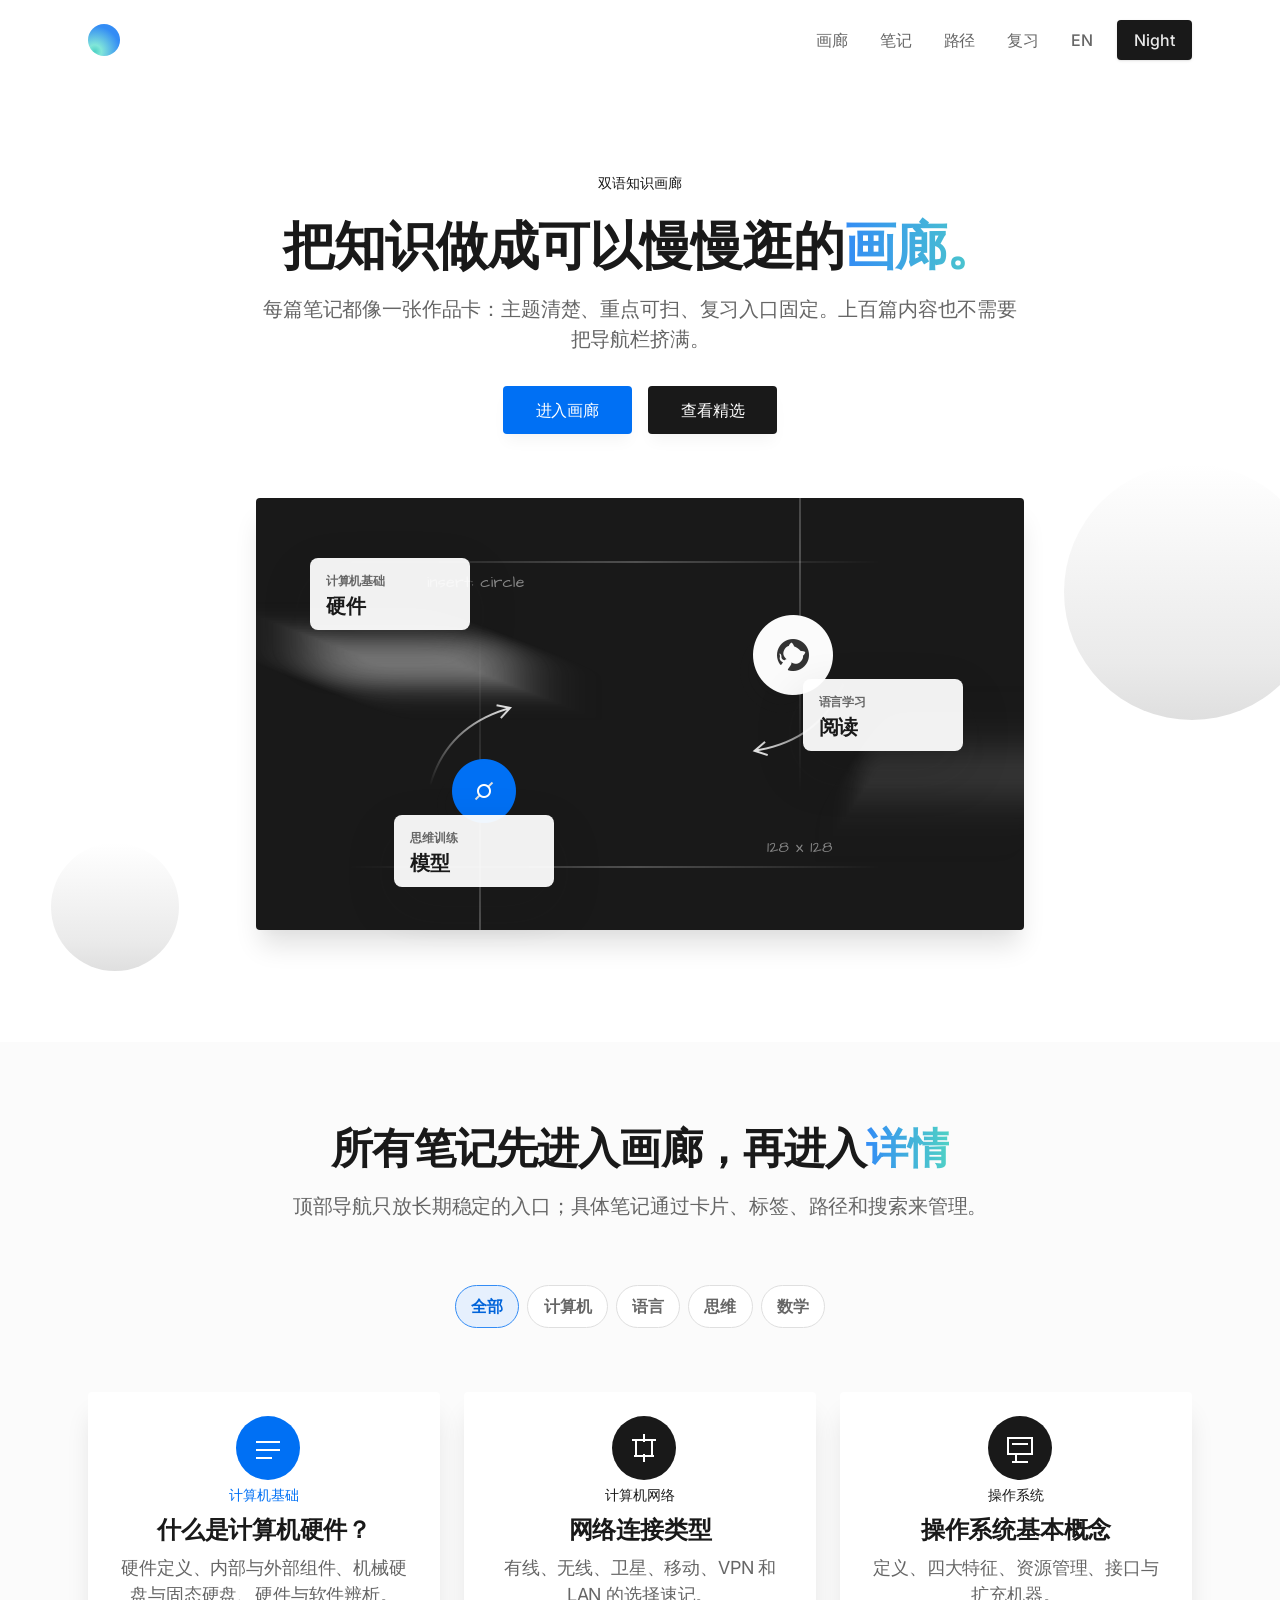
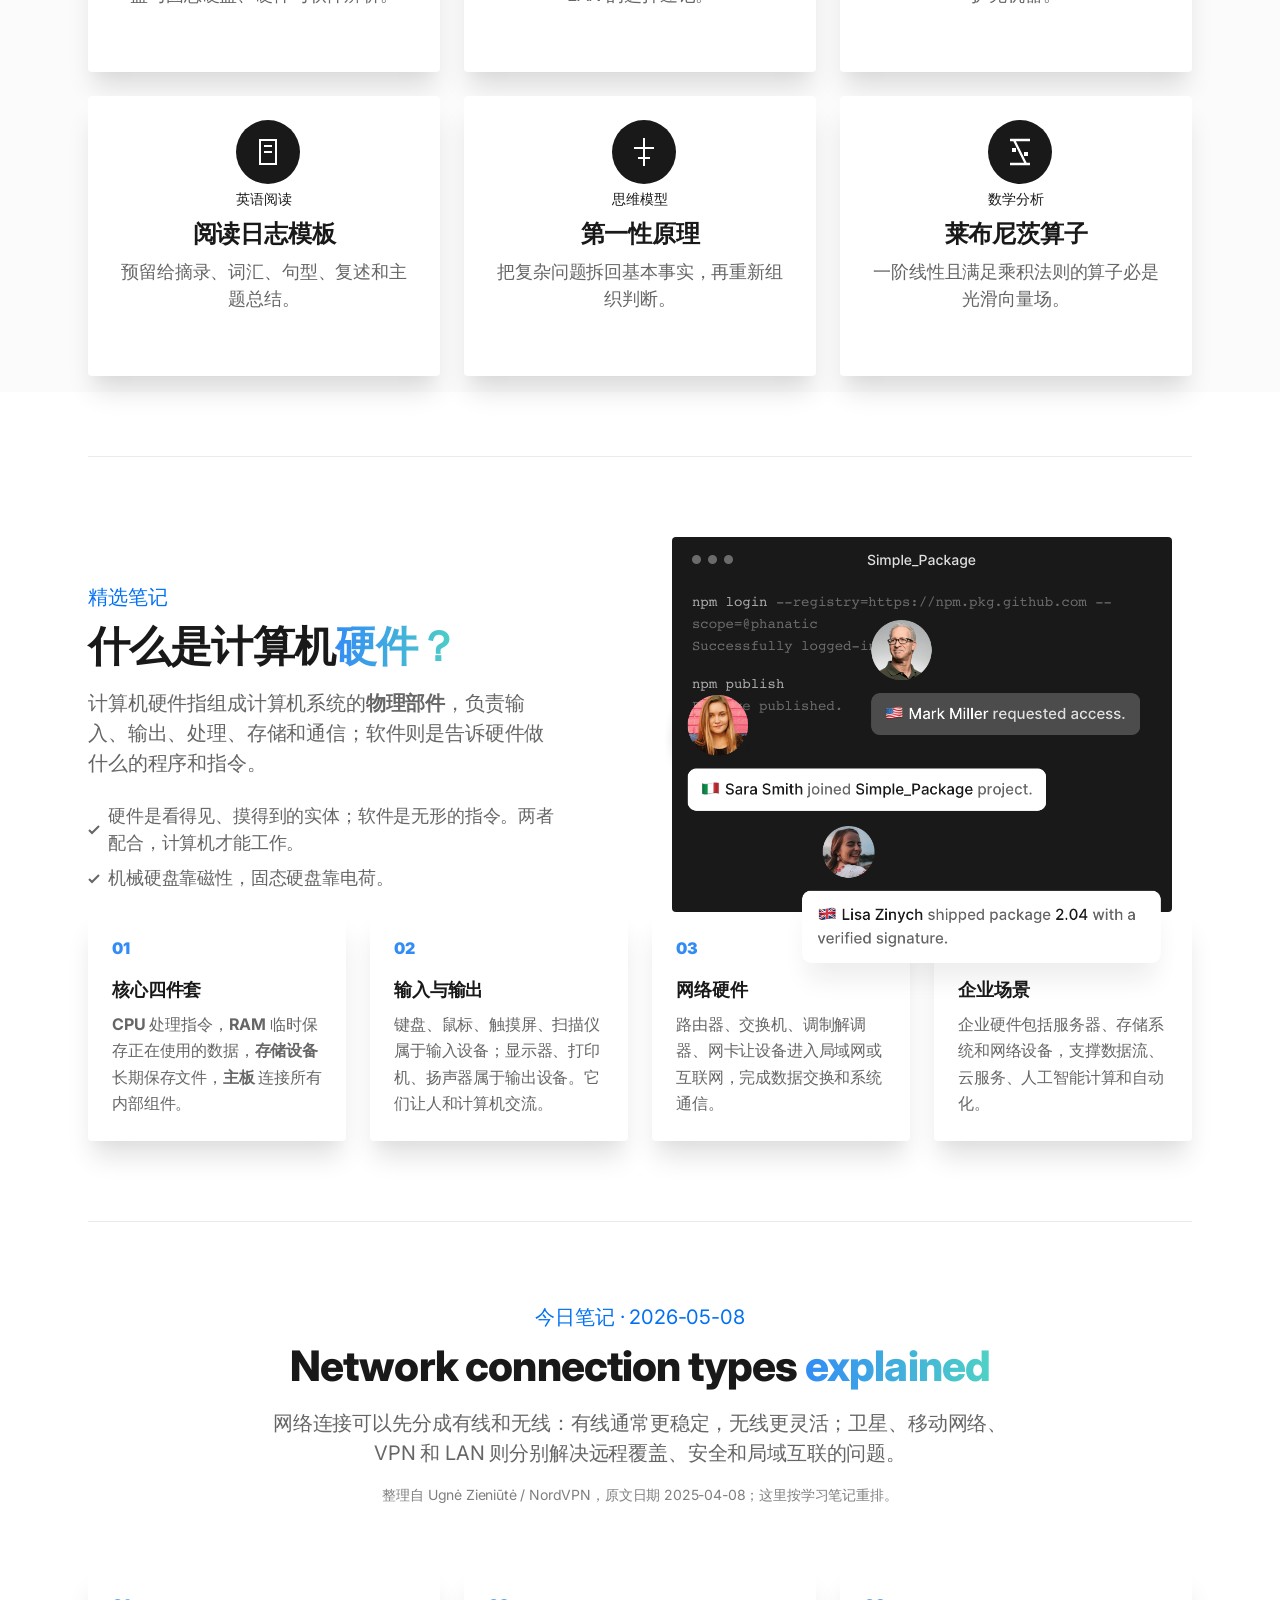
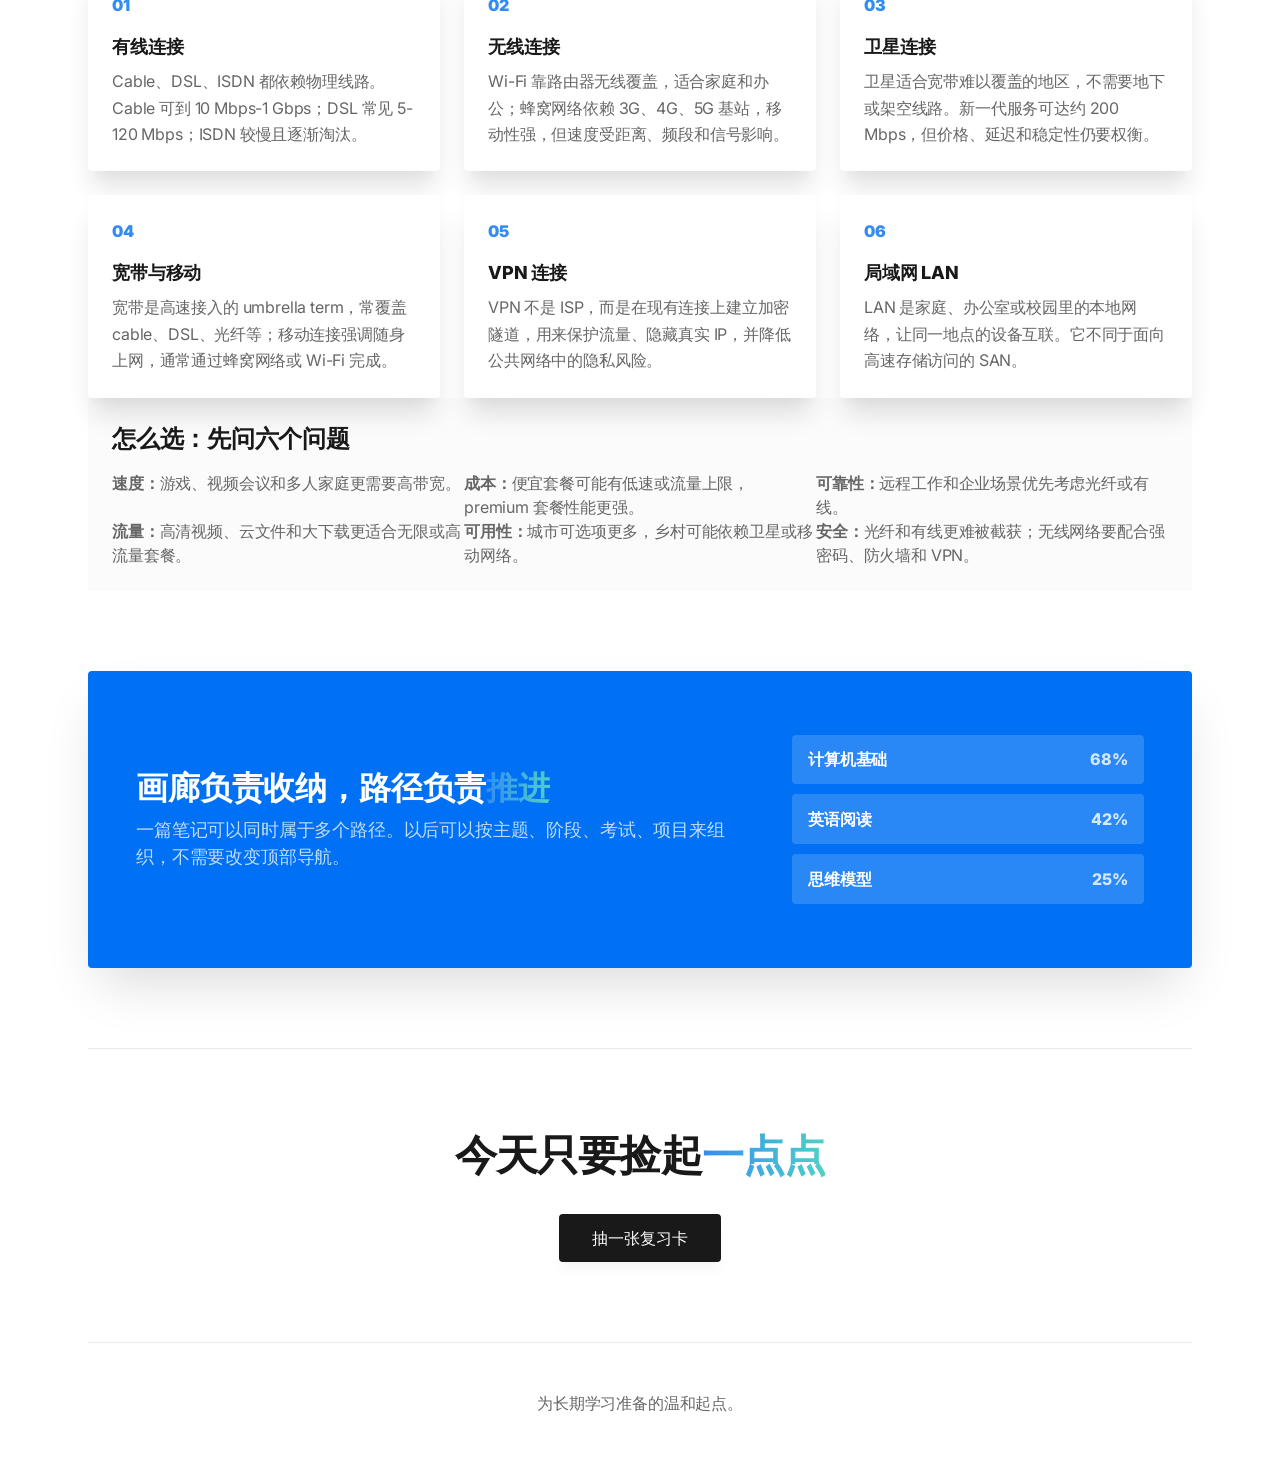
<file: index.html>
<!doctype html>
<html lang="zh-CN">
  <head>
    <meta charset="utf-8" />
    <title>温习小屋 - 知识画廊</title>
    <meta name="viewport" content="width=device-width, initial-scale=1" />
    <meta
      name="description"
      content="温习小屋是一个双语知识画廊，用来整理学习笔记、复习卡片和学习路径。"
    />
    <link href="./css/vendors/aos.css" rel="stylesheet" />
    <link href="./style.css" rel="stylesheet" />
    <link href="./notes.css" rel="stylesheet" />
  </head>

  <body class="font-inter antialiased bg-white text-gray-900 tracking-tight">
    <div class="flex flex-col min-h-screen overflow-hidden supports-[overflow:clip]:overflow-clip">
      <header class="fixed w-full z-30 md:bg-opacity-90 transition duration-300 ease-in-out" x-data="{ top: true }" @scroll.window="top = window.pageYOffset < 10" :class="{ 'bg-white backdrop-blur-sm shadow-lg' : !top }">
        <div class="max-w-6xl mx-auto px-5 sm:px-6">
          <div class="flex items-center justify-between h-16 md:h-20">
            <a class="flex items-center gap-3 shrink-0 mr-4" href="#" aria-label="Study Nook home">
              <svg class="w-8 h-8" viewBox="0 0 32 32" xmlns="http://www.w3.org/2000/svg" aria-hidden="true">
                <defs>
                  <radialGradient cx="21.152%" cy="86.063%" fx="21.152%" fy="86.063%" r="79.941%" id="header-logo">
                    <stop stop-color="#4FD1C5" offset="0%" />
                    <stop stop-color="#81E6D9" offset="25.871%" />
                    <stop stop-color="#338CF5" offset="100%" />
                  </radialGradient>
                </defs>
                <rect width="32" height="32" rx="16" fill="url(#header-logo)" fill-rule="nonzero" />
              </svg>
              <span class="hidden sm:block">
                <strong class="block text-sm font-extrabold leading-tight" data-i18n="brandTitle">温习小屋</strong>
                <em class="block text-xs text-gray-500 not-italic" data-i18n="brandSubtitle">知识画廊</em>
              </span>
            </a>

            <nav class="hidden md:flex md:grow">
              <ul class="flex grow justify-end flex-wrap items-center">
                <li><a class="nav-link" href="#gallery" data-i18n="navGallery">画廊</a></li>
                <li><a class="nav-link" href="#featured-note" data-i18n="navNote">笔记</a></li>
                <li><a class="nav-link" href="#paths" data-i18n="navPaths">路径</a></li>
                <li><a class="nav-link" href="#review" data-i18n="navReview">复习</a></li>
              </ul>
              <ul class="flex justify-end flex-wrap items-center">
                <li><button class="font-medium text-gray-600 hover:text-gray-900 px-4 py-3 transition duration-150 ease-in-out" id="languageToggle" type="button">EN</button></li>
                <li><button class="btn-sm text-gray-200 bg-gray-900 hover:bg-gray-800 ml-2" id="themeToggle" type="button">Night</button></li>
              </ul>
            </nav>

            <div class="flex md:hidden" x-data="{ expanded: false }">
              <button class="hamburger" :class="{ 'active': expanded }" @click.stop="expanded = !expanded" aria-controls="mobile-nav" :aria-expanded="expanded">
                <span class="sr-only">Menu</span>
                <svg class="w-6 h-6 fill-current text-gray-900" viewBox="0 0 24 24" xmlns="http://www.w3.org/2000/svg">
                  <rect y="4" width="24" height="2" />
                  <rect y="11" width="24" height="2" />
                  <rect y="18" width="24" height="2" />
                </svg>
              </button>
              <nav id="mobile-nav" class="absolute top-full h-screen pb-16 z-20 left-0 w-full overflow-scroll bg-white" @click.outside="expanded = false" @keydown.escape.window="expanded = false" x-show="expanded" x-transition x-cloak>
                <ul class="px-5 py-2">
                  <li><a class="flex text-gray-600 hover:text-gray-900 py-2" href="#gallery" data-i18n="navGallery">画廊</a></li>
                  <li><a class="flex text-gray-600 hover:text-gray-900 py-2" href="#featured-note" data-i18n="navNote">笔记</a></li>
                  <li><a class="flex text-gray-600 hover:text-gray-900 py-2" href="#paths" data-i18n="navPaths">路径</a></li>
                  <li><a class="flex text-gray-600 hover:text-gray-900 py-2" href="#review" data-i18n="navReview">复习</a></li>
                  <li class="py-2 my-2 border-t border-gray-200"><button class="flex text-gray-600 hover:text-gray-900 py-2" id="languageToggleMobile" type="button">English</button></li>
                  <li><button class="btn-sm text-gray-200 bg-gray-900 hover:bg-gray-800 w-full my-2" id="themeToggleMobile" type="button">Night</button></li>
                </ul>
              </nav>
            </div>
          </div>
        </div>
      </header>

      <main class="grow">
        <section class="relative">
          <div class="absolute left-1/2 transform -translate-x-1/2 bottom-0 pointer-events-none -z-1" aria-hidden="true">
            <svg width="1360" height="578" viewBox="0 0 1360 578" xmlns="http://www.w3.org/2000/svg">
              <defs>
                <linearGradient x1="50%" y1="0%" x2="50%" y2="100%" id="hero-ill-a">
                  <stop stop-color="#FFF" offset="0%" />
                  <stop stop-color="#EAEAEA" offset="77.402%" />
                  <stop stop-color="#DFDFDF" offset="100%" />
                </linearGradient>
              </defs>
              <g fill="url(#hero-ill-a)" fill-rule="evenodd">
                <circle cx="1232" cy="128" r="128" />
                <circle cx="155" cy="443" r="64" />
              </g>
            </svg>
          </div>

          <div class="max-w-6xl mx-auto px-4 sm:px-6">
            <div class="pt-32 pb-12 md:pt-40 md:pb-20">
              <div class="text-center pb-12 md:pb-16">
                <div class="inline-flex text-sm font-semibold py-1 px-3 m-2 text-teal-600 bg-teal-100 rounded-full mb-4" data-aos="zoom-y-out" data-i18n="eyebrow">双语知识画廊</div>
                <h1 class="h1 mb-4" data-aos="zoom-y-out" data-aos-delay="150" data-i18n-accent="heroTitle">把知识做成可以慢慢逛的<span class="bg-clip-text text-transparent bg-gradient-to-r from-blue-500 to-teal-400">画廊。</span></h1>
                <div class="max-w-3xl mx-auto">
                  <p class="text-xl text-gray-600 mb-8" data-aos="zoom-y-out" data-aos-delay="300" data-i18n="heroText">每篇笔记都像一张作品卡：主题清楚、重点可扫、复习入口固定。上百篇内容也不需要把导航栏挤满。</p>
                  <div class="max-w-xs mx-auto sm:max-w-none sm:flex sm:justify-center" data-aos="zoom-y-out" data-aos-delay="450">
                    <div><a class="btn text-white bg-blue-600 hover:bg-blue-700 w-full mb-4 sm:w-auto sm:mb-0" href="#gallery" data-i18n="startReading">进入画廊</a></div>
                    <div><a class="btn text-white bg-gray-900 hover:bg-gray-800 w-full sm:w-auto sm:ml-4" href="#featured-note" data-i18n="seeFeatured">查看精选</a></div>
                  </div>
                </div>
              </div>

              <div class="relative flex justify-center mb-8" data-aos="zoom-y-out" data-aos-delay="600">
                <div class="simple-note-board">
                  <img class="mx-auto rounded shadow-xl" src="./images/hero-image-01.png" width="768" height="432" alt="Simple template preview" />
                  <div class="simple-note-card card-a">
                    <span data-i18n="sceneOneKind">计算机基础</span>
                    <strong data-i18n="sceneOneTitle">硬件</strong>
                  </div>
                  <div class="simple-note-card card-b">
                    <span data-i18n="sceneTwoKind">语言学习</span>
                    <strong data-i18n="sceneTwoTitle">阅读</strong>
                  </div>
                  <div class="simple-note-card card-c">
                    <span data-i18n="sceneThreeKind">思维训练</span>
                    <strong data-i18n="sceneThreeTitle">模型</strong>
                  </div>
                </div>
              </div>
            </div>
          </div>
        </section>

        <section class="relative" id="gallery">
          <div class="absolute inset-0 bg-gray-100 pointer-events-none mb-16" aria-hidden="true"></div>
          <div class="relative max-w-6xl mx-auto px-4 sm:px-6">
            <div class="py-12 md:py-20">
              <div class="max-w-3xl mx-auto text-center pb-12 md:pb-16">
                <h2 class="h2 mb-4" data-i18n-accent="galleryTitle">所有笔记先进入画廊，再进入<span class="bg-clip-text text-transparent bg-gradient-to-r from-blue-500 to-teal-400">详情</span></h2>
                <p class="text-xl text-gray-600" data-i18n="galleryText">顶部导航只放长期稳定的入口；具体笔记通过卡片、标签、路径和搜索来管理。</p>
              </div>

              <div class="flex flex-wrap justify-center gap-2 mb-14 md:mb-16">
                <button class="filter-chip active" type="button" data-filter="all" data-i18n="filterAll">全部</button>
                <button class="filter-chip" type="button" data-filter="computer" data-i18n="filterComputer">计算机</button>
                <button class="filter-chip" type="button" data-filter="language" data-i18n="filterLanguage">语言</button>
                <button class="filter-chip" type="button" data-filter="thinking" data-i18n="filterThinking">思维</button>
                <button class="filter-chip" type="button" data-filter="math" data-i18n="filterMath">数学</button>
              </div>

              <div class="notes-gallery-grid max-w-sm mx-auto grid gap-6 items-stretch md:max-w-3xl lg:max-w-none">
                <a class="relative flex flex-col items-center p-6 bg-white rounded shadow-xl note-card" href="./notes/computer-hardware.html" data-category="computer">
                  <div class="w-16 h-16 p-1 -mt-1 mb-2">
                    <svg class="w-16 h-16" viewBox="0 0 64 64" xmlns="http://www.w3.org/2000/svg"><rect class="fill-current text-blue-600" width="64" height="64" rx="32"/><path class="stroke-current text-white" d="M20 26h24M20 34h24M20 42h16" stroke-width="2" fill="none"/></svg>
                  </div>
                  <span class="text-sm font-semibold text-blue-600 mb-2" data-i18n="cardHardwareKind">计算机基础</span>
                  <h3 class="h4 mb-2 text-center" data-i18n="cardHardwareTitle">什么是计算机硬件？</h3>
                  <p class="text-lg text-gray-600 text-center" data-i18n="cardHardwareText">硬件定义、内部与外部组件、机械硬盘与固态硬盘、硬件与软件辨析。</p>
                </a>

                <a class="relative flex flex-col items-center p-6 bg-white rounded shadow-xl note-card" href="./notes/network-connection-types.html" data-category="computer">
                  <div class="w-16 h-16 p-1 -mt-1 mb-2">
                    <svg class="w-16 h-16" viewBox="0 0 64 64" xmlns="http://www.w3.org/2000/svg"><rect class="fill-current text-blue-700" width="64" height="64" rx="32"/><path class="stroke-current text-white" d="M20 24h24M22 40h20M24 24v16M40 24v16M32 18v8M32 38v8" stroke-width="2" fill="none"/></svg>
                  </div>
                  <span class="text-sm font-semibold text-blue-700 mb-2" data-i18n="cardNetworkKind">计算机网络</span>
                  <h3 class="h4 mb-2 text-center" data-i18n="cardNetworkTitle">网络连接类型</h3>
                  <p class="text-lg text-gray-600 text-center" data-i18n="cardNetworkText">有线、无线、卫星、移动、VPN 和 LAN 的选择速记。</p>
                </a>

                <a class="relative flex flex-col items-center p-6 bg-white rounded shadow-xl note-card" href="./notes/os-basics.html" data-category="computer">
                  <div class="w-16 h-16 p-1 -mt-1 mb-2">
                    <svg class="w-16 h-16" viewBox="0 0 64 64" xmlns="http://www.w3.org/2000/svg"><rect class="fill-current text-blue-800" width="64" height="64" rx="32"/><path class="stroke-current text-white" d="M20 22h24v16H20zM24 46h16M28 38v8M24 28h16" stroke-width="2" fill="none"/></svg>
                  </div>
                  <span class="text-sm font-semibold text-blue-800 mb-2" data-i18n="cardOsKind">操作系统</span>
                  <h3 class="h4 mb-2 text-center" data-i18n="cardOsTitle">操作系统基本概念</h3>
                  <p class="text-lg text-gray-600 text-center" data-i18n="cardOsText">定义、四大特征、资源管理、接口与扩充机器。</p>
                </a>

                <a class="relative flex flex-col items-center p-6 bg-white rounded shadow-xl note-card" href="./notes/reading-log-template.html" data-category="language">
                  <div class="w-16 h-16 p-1 -mt-1 mb-2">
                    <svg class="w-16 h-16" viewBox="0 0 64 64" xmlns="http://www.w3.org/2000/svg"><rect class="fill-current text-teal-500" width="64" height="64" rx="32"/><path class="stroke-current text-white" d="M24 20h16v24H24zM28 26h8M28 32h8" stroke-width="2" fill="none"/></svg>
                  </div>
                  <span class="text-sm font-semibold text-teal-600 mb-2" data-i18n="cardReadingKind">英语阅读</span>
                  <h3 class="h4 mb-2 text-center" data-i18n="cardReadingTitle">阅读日志模板</h3>
                  <p class="text-lg text-gray-600 text-center" data-i18n="cardReadingText">预留给摘录、词汇、句型、复述和主题总结。</p>
                </a>

                <a class="relative flex flex-col items-center p-6 bg-white rounded shadow-xl note-card" href="./notes/first-principles.html" data-category="thinking">
                  <div class="w-16 h-16 p-1 -mt-1 mb-2">
                    <svg class="w-16 h-16" viewBox="0 0 64 64" xmlns="http://www.w3.org/2000/svg"><rect class="fill-current text-blue-800" width="64" height="64" rx="32"/><path class="stroke-current text-white" d="M32 18v28M22 28h20M26 38h12" stroke-width="2" fill="none"/></svg>
                  </div>
                  <span class="text-sm font-semibold text-blue-700 mb-2" data-i18n="cardThinkingKind">思维模型</span>
                  <h3 class="h4 mb-2 text-center" data-i18n="cardThinkingTitle">第一性原理</h3>
                  <p class="text-lg text-gray-600 text-center" data-i18n="cardThinkingText">把复杂问题拆回基本事实，再重新组织判断。</p>
                </a>

                <a class="relative flex flex-col items-center p-6 bg-white rounded shadow-xl note-card" href="./notes/leibniz-operator.html" data-category="math">
                  <div class="w-16 h-16 p-1 -mt-1 mb-2">
                    <svg class="w-16 h-16" viewBox="0 0 64 64" xmlns="http://www.w3.org/2000/svg"><rect class="fill-current text-teal-600" width="64" height="64" rx="32"/><path class="stroke-current text-white" d="M22 20h20M26 20l12 24M22 44h20" stroke-width="2.3" fill="none"/><path class="fill-current text-white" d="M24 28h4v4h-4zM36 32h4v4h-4z"/></svg>
                  </div>
                  <span class="text-sm font-semibold text-teal-600 mb-2" data-i18n="cardLeibnizKind">数学分析</span>
                  <h3 class="h4 mb-2 text-center" data-i18n="cardLeibnizTitle">莱布尼茨算子</h3>
                  <p class="text-lg text-gray-600 text-center" data-i18n="cardLeibnizText">一阶线性且满足乘积法则的算子必是光滑向量场。</p>
                </a>
              </div>
            </div>
          </div>
        </section>

        <section id="featured-note">
          <div class="max-w-6xl mx-auto px-4 sm:px-6">
            <div class="py-12 md:py-20 border-t border-gray-200">
              <div class="md:grid md:grid-cols-12 md:gap-6 items-center">
                <div class="max-w-xl md:max-w-none md:w-full mx-auto md:col-span-7 lg:col-span-6 md:mt-6">
                  <div class="md:pr-4 lg:pr-12 xl:pr-16">
                    <div class="text-xl font-semibold text-blue-600 mb-2" data-i18n="featuredEyebrow">精选笔记</div>
                    <h2 class="h2 mb-4" data-i18n-accent="hardwareTitle">什么是计算机<span class="bg-clip-text text-transparent bg-gradient-to-r from-blue-500 to-teal-400">硬件？</span></h2>
                    <p class="text-xl text-gray-600 mb-6" data-i18n-html="summaryText">计算机硬件指组成计算机系统的<strong>物理部件</strong>，负责输入、输出、处理、存储和通信；软件则是告诉硬件做什么的程序和指令。</p>
                    <ul class="text-lg text-gray-600 -mb-2">
                      <li class="flex items-center mb-2"><svg class="w-3 h-3 fill-current text-teal-500 mr-2 shrink-0" viewBox="0 0 12 12"><path d="M10.28 2.28L4 8.56 1.72 6.28.3 7.7 4 11.4 11.7 3.7z"/></svg><span data-i18n="summaryLine">硬件是看得见、摸得到的实体；软件是无形的指令。</span></li>
                      <li class="flex items-center mb-2"><svg class="w-3 h-3 fill-current text-teal-500 mr-2 shrink-0" viewBox="0 0 12 12"><path d="M10.28 2.28L4 8.56 1.72 6.28.3 7.7 4 11.4 11.7 3.7z"/></svg><span data-i18n="magnetTip">机械硬盘靠磁性，固态硬盘靠电荷。</span></li>
                    </ul>
                  </div>
                </div>
                <div class="max-w-xl md:max-w-none md:w-full mx-auto md:col-span-5 lg:col-span-6 mb-8 md:mb-0 md:order-1" data-aos="zoom-y-out">
                  <div class="relative flex flex-col text-center lg:text-right">
                    <div class="relative inline-flex flex-col">
                      <img class="md:max-w-none mx-auto rounded" src="./images/features-home-bg-01.png" width="500" height="375" alt="Features bg" />
                      <img class="md:max-w-none absolute w-full left-0 transform animate-float" src="./images/features-home-element-01.png" width="500" height="147" alt="Element 01" style="top:22%" />
                      <img class="md:max-w-none absolute w-full left-0 transform animate-float animation-delay-500" src="./images/features-home-element-02.png" width="500" height="158" alt="Element 02" style="top:39%" />
                      <img class="md:max-w-none absolute w-full left-0 bottom-0 transform animate-float animation-delay-1000" src="./images/features-home-element-03.png" width="500" height="167" alt="Element 03" style="top:77%" />
                    </div>
                  </div>
                </div>
              </div>

              <div class="grid gap-6 md:grid-cols-2 lg:grid-cols-4 mt-16">
                <div class="review-card"><span>01</span><h3 data-i18n="coreTitle">核心四件套</h3><p data-i18n-html="coreText"><strong>CPU</strong> 处理指令，<strong>RAM</strong> 临时保存正在使用的数据，<strong>存储设备</strong> 长期保存文件，<strong>主板</strong> 连接所有内部组件。</p></div>
                <div class="review-card"><span>02</span><h3 data-i18n="inputTitle">输入与输出</h3><p data-i18n="inputText">键盘、鼠标、触摸屏、扫描仪属于输入设备；显示器、打印机、扬声器属于输出设备。</p></div>
                <div class="review-card"><span>03</span><h3 data-i18n="networkTitle">网络硬件</h3><p data-i18n="networkText">路由器、交换机、调制解调器、网卡让设备进入局域网或互联网。</p></div>
                <div class="review-card"><span>04</span><h3 data-i18n="businessTitle">企业场景</h3><p data-i18n="businessText">服务器、存储系统和网络设备支撑数据流、云服务和自动化。</p></div>
              </div>
            </div>
          </div>
        </section>

        <section id="network-connections">
          <div class="max-w-6xl mx-auto px-4 sm:px-6">
            <div class="py-12 md:py-20 border-t border-gray-200">
              <div class="max-w-3xl mx-auto text-center pb-12 md:pb-16">
                <div class="text-xl font-semibold text-blue-600 mb-2" data-i18n="networkNoteEyebrow">今日笔记 · 2026-05-08</div>
                <h2 class="h2 mb-4" data-i18n-accent="networkNoteTitle">Network connection types <span class="bg-clip-text text-transparent bg-gradient-to-r from-blue-500 to-teal-400">explained</span></h2>
                <p class="text-xl text-gray-600" data-i18n="networkNoteIntro">网络连接可以先分成有线和无线：有线通常更稳定，无线更灵活；卫星、移动网络、VPN 和 LAN 则分别解决远程覆盖、安全和局域互联的问题。</p>
                <p class="text-sm text-gray-500 mt-4" data-i18n="networkSource">整理自 Ugnė Zieniūtė / NordVPN，原文日期 2025-04-08；这里按学习笔记重排。</p>
              </div>

              <div class="grid gap-6 md:grid-cols-2 lg:grid-cols-3">
                <article class="review-card">
                  <span>01</span>
                  <h3 data-i18n="netWiredTitle">有线连接</h3>
                  <p data-i18n="netWiredText">Cable、DSL、ISDN 都依赖物理线路。Cable 可到 10 Mbps-1 Gbps；DSL 常见 5-120 Mbps；ISDN 较慢且逐渐淘汰。</p>
                </article>
                <article class="review-card">
                  <span>02</span>
                  <h3 data-i18n="netWirelessTitle">无线连接</h3>
                  <p data-i18n="netWirelessText">Wi-Fi 靠路由器无线覆盖，适合家庭和办公；蜂窝网络依赖 3G、4G、5G 基站，移动性强，但速度受距离、频段和信号影响。</p>
                </article>
                <article class="review-card">
                  <span>03</span>
                  <h3 data-i18n="netSatelliteTitle">卫星连接</h3>
                  <p data-i18n="netSatelliteText">卫星适合宽带难以覆盖的地区，不需要地下或架空线路。新一代服务可达约 200 Mbps，但价格、延迟和稳定性仍要权衡。</p>
                </article>
                <article class="review-card">
                  <span>04</span>
                  <h3 data-i18n="netBroadbandTitle">宽带与移动</h3>
                  <p data-i18n="netBroadbandText">宽带是高速接入的 umbrella term，常覆盖 cable、DSL、光纤等；移动连接强调随身上网，通常通过蜂窝网络或 Wi-Fi 完成。</p>
                </article>
                <article class="review-card">
                  <span>05</span>
                  <h3 data-i18n="netVpnTitle">VPN 连接</h3>
                  <p data-i18n="netVpnText">VPN 不是 ISP，而是在现有连接上建立加密隧道，用来保护流量、隐藏真实 IP，并降低公共网络中的隐私风险。</p>
                </article>
                <article class="review-card">
                  <span>06</span>
                  <h3 data-i18n="netLanTitle">局域网 LAN</h3>
                  <p data-i18n="netLanText">LAN 是家庭、办公室或校园里的本地网络，让同一地点的设备互联。它不同于面向高速存储访问的 SAN。</p>
                </article>
              </div>

              <div class="mt-10 md:mt-12 bg-gray-100 rounded px-6 py-6 md:px-8">
                <h3 class="h4 mb-4" data-i18n="netChooseTitle">怎么选：先问六个问题</h3>
                <div class="grid gap-3 sm:grid-cols-2 lg:grid-cols-3 text-gray-600">
                  <p data-i18n-html="netChooseSpeed"><strong>速度：</strong>游戏、视频会议和多人家庭更需要高带宽。</p>
                  <p data-i18n-html="netChooseCost"><strong>成本：</strong>便宜套餐可能有低速或流量上限， premium 套餐性能更强。</p>
                  <p data-i18n-html="netChooseReliability"><strong>可靠性：</strong>远程工作和企业场景优先考虑光纤或有线。</p>
                  <p data-i18n-html="netChooseData"><strong>流量：</strong>高清视频、云文件和大下载更适合无限或高流量套餐。</p>
                  <p data-i18n-html="netChooseAvailability"><strong>可用性：</strong>城市可选项更多，乡村可能依赖卫星或移动网络。</p>
                  <p data-i18n-html="netChooseSecurity"><strong>安全：</strong>光纤和有线更难被截获；无线网络要配合强密码、防火墙和 VPN。</p>
                </div>
              </div>
            </div>
          </div>
        </section>

        <section id="paths">
          <div class="max-w-6xl mx-auto px-4 sm:px-6">
            <div class="pb-12 md:pb-20">
              <div class="bg-blue-600 rounded py-10 px-8 md:py-16 md:px-12 shadow-2xl" data-aos="zoom-y-out">
                <div class="flex flex-col lg:flex-row justify-between items-center">
                  <div class="mb-6 lg:mr-16 lg:mb-0 text-center lg:text-left">
                    <h3 class="h3 text-white mb-2" data-i18n-accent="pathsTitle">画廊负责收纳，路径负责<span class="bg-clip-text text-transparent bg-gradient-to-r from-blue-500 to-teal-400">推进</span></h3>
                    <p class="text-white text-lg opacity-75" data-i18n="pathsText">一篇笔记可以同时属于多个路径。以后可以按主题、阶段、考试、项目来组织。</p>
                  </div>
                  <div class="path-panel">
                    <div><strong data-i18n="pathOne">计算机基础</strong><em>68%</em></div>
                    <div><strong data-i18n="pathTwo">英语阅读</strong><em>42%</em></div>
                    <div><strong data-i18n="pathThree">思维模型</strong><em>25%</em></div>
                  </div>
                </div>
              </div>
            </div>
          </div>
        </section>

        <section id="review">
          <div class="max-w-6xl mx-auto px-4 sm:px-6">
            <div class="py-12 md:py-20 border-t border-gray-200 text-center">
              <h2 class="h2 mb-4" data-i18n-accent="reviewTitle">今天只要捡起<span class="bg-clip-text text-transparent bg-gradient-to-r from-blue-500 to-teal-400">一点点</span></h2>
              <p class="text-xl text-gray-600 mb-8 min-h-8" id="reviewPrompt"></p>
              <button class="btn text-white bg-gray-900 hover:bg-gray-800" id="reviewButton" type="button" data-i18n="reviewButton">抽一张复习卡</button>
            </div>
          </div>
        </section>
      </main>

      <footer>
        <div class="max-w-6xl mx-auto px-4 sm:px-6">
          <div class="py-8 md:py-12 border-t border-gray-200 text-center text-gray-600">
            <span data-i18n="footerText">为长期学习准备的温和起点。</span>
          </div>
        </div>
      </footer>
    </div>

    <script src="./js/vendors/alpinejs.min.js" defer></script>
    <script src="./js/vendors/aos.js"></script>
    <script src="./js/main.js"></script>
    <script src="./app.js"></script>
  </body>
</html>
</file>
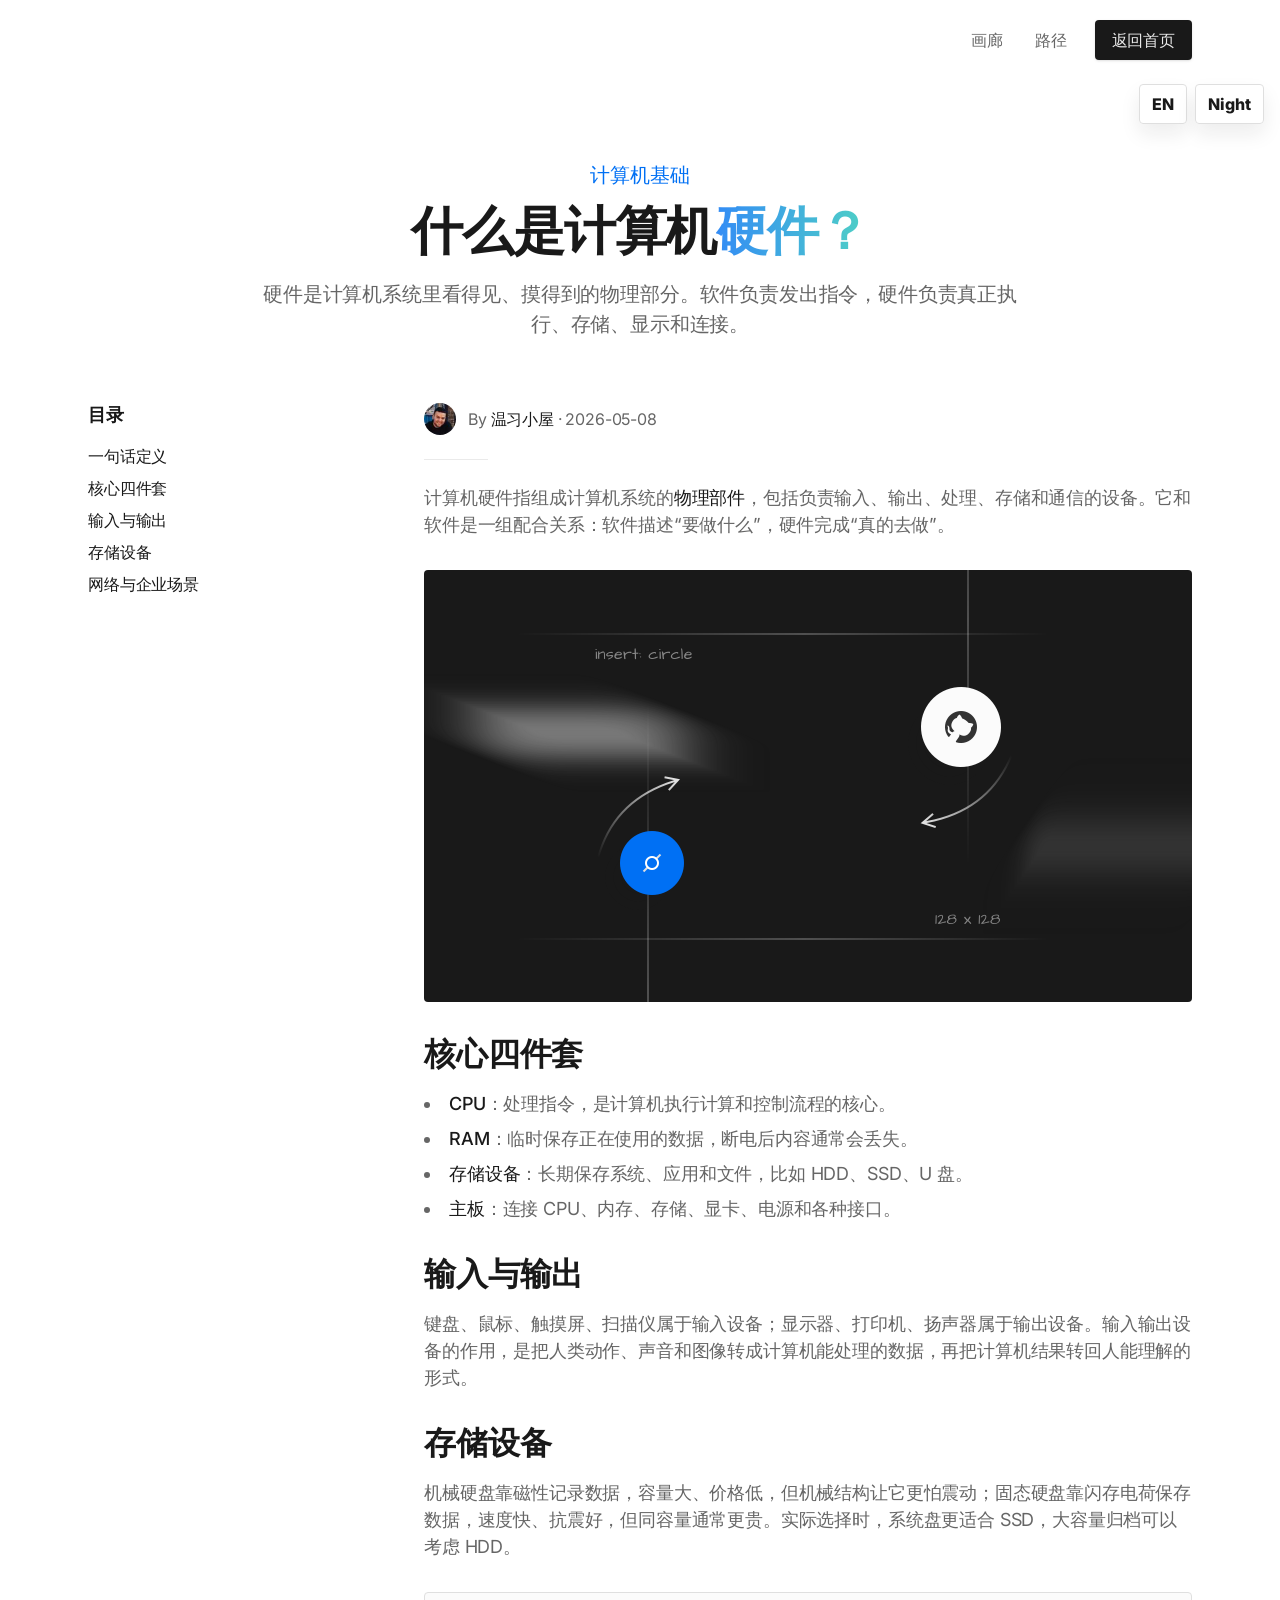
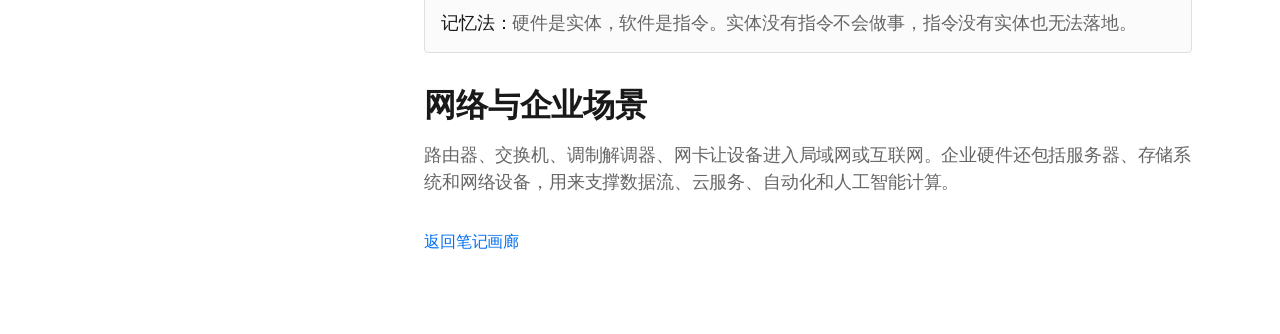
<file: notes/computer-hardware.html>
<!DOCTYPE html>
<html lang="zh-CN">
  <head>
    <meta charset="utf-8" />
    <title>什么是计算机硬件？ | 温习小屋</title>
    <meta name="viewport" content="width=device-width, initial-scale=1" />
    <link href="../css/vendors/aos.css" rel="stylesheet" />
    <link href="../style.css" rel="stylesheet" />
    <link href="../notes.css" rel="stylesheet" />
  </head>
  <body class="font-inter antialiased bg-white text-gray-900 tracking-tight">
    <div class="note-page-controls" aria-label="Page controls">
      <button type="button" data-note-language-toggle>EN</button>
      <button type="button" data-note-theme-toggle>Night</button>
    </div>
    <div class="flex flex-col min-h-screen overflow-hidden">
      <header class="absolute w-full z-30">
        <div class="max-w-6xl mx-auto px-4 sm:px-6">
          <div class="flex items-center justify-between h-20">
            <a class="block" href="../index.html" aria-label="返回首页">
              <div class="w-8 h-8 rounded-full bg-gradient-to-tr from-blue-600 to-teal-400"></div>
            </a>
            <nav class="hidden md:flex md:grow">
              <ul class="flex grow justify-end flex-wrap items-center">
                <li><a class="nav-link" href="../index.html#gallery">画廊</a></li>
                <li><a class="nav-link" href="../index.html#paths">路径</a></li>
                <li><a class="btn-sm text-gray-200 bg-gray-900 hover:bg-gray-800 ml-3" href="../index.html">返回首页</a></li>
              </ul>
            </nav>
          </div>
        </div>
      </header>

      <main class="grow">
        <section>
          <div class="max-w-6xl mx-auto px-4 sm:px-6">
            <div class="pt-32 pb-12 md:pt-40 md:pb-20">
              <div class="max-w-3xl mx-auto lg:max-w-none">
                <article>
                  <header class="max-w-3xl mx-auto mb-16 text-center">
                    <div class="text-xl font-semibold text-blue-600 mb-2">计算机基础</div>
                    <h1 class="h1 mb-4">什么是计算机<span class="bg-clip-text text-transparent bg-gradient-to-r from-blue-500 to-teal-400">硬件？</span></h1>
                    <p class="text-xl text-gray-600">硬件是计算机系统里看得见、摸得到的物理部分。软件负责发出指令，硬件负责真正执行、存储、显示和连接。</p>
                  </header>

                  <div class="lg:flex lg:justify-between">
                    <aside class="relative hidden lg:block w-64 mr-20 shrink-0">
                      <div class="sticky top-28">
                        <h4 class="text-lg font-bold leading-snug tracking-tight mb-4">目录</h4>
                        <ul class="font-medium -my-1">
                          <li class="py-1"><a class="flex items-center hover:underline" href="#definition"><span>一句话定义</span></a></li>
                          <li class="py-1"><a class="flex items-center hover:underline" href="#core"><span>核心四件套</span></a></li>
                          <li class="py-1"><a class="flex items-center hover:underline" href="#io"><span>输入与输出</span></a></li>
                          <li class="py-1"><a class="flex items-center hover:underline" href="#storage"><span>存储设备</span></a></li>
                          <li class="py-1"><a class="flex items-center hover:underline" href="#network"><span>网络与企业场景</span></a></li>
                        </ul>
                      </div>
                    </aside>

                    <div>
                      <div class="flex items-center mb-6">
                        <div class="flex shrink-0 mr-3">
                          <img class="relative rounded-full" src="../images/news-author-04.jpg" width="32" height="32" alt="Author" />
                        </div>
                        <div><span class="text-gray-600">By </span><span class="font-medium">温习小屋</span><span class="text-gray-600"> · 2026-05-08</span></div>
                      </div>
                      <hr class="w-16 h-px pt-px bg-gray-200 border-0 mb-6" />

                      <div class="text-lg text-gray-600">
                        <p id="definition" class="mb-8" style="scroll-margin-top: 100px;">
                          计算机硬件指组成计算机系统的<strong class="font-medium text-gray-900">物理部件</strong>，包括负责输入、输出、处理、存储和通信的设备。它和软件是一组配合关系：软件描述“要做什么”，硬件完成“真的去做”。
                        </p>
                        <figure class="mb-8">
                          <img class="w-full rounded" src="../images/hero-image-01.png" width="768" height="432" alt="Hardware note visual" />
                        </figure>

                        <h3 id="core" class="h3 text-gray-900 mb-4" style="scroll-margin-top: 100px;">核心四件套</h3>
                        <ul class="list-disc list-inside mb-8">
                          <li class="mb-2"><strong class="font-medium text-gray-900">CPU</strong>：处理指令，是计算机执行计算和控制流程的核心。</li>
                          <li class="mb-2"><strong class="font-medium text-gray-900">RAM</strong>：临时保存正在使用的数据，断电后内容通常会丢失。</li>
                          <li class="mb-2"><strong class="font-medium text-gray-900">存储设备</strong>：长期保存系统、应用和文件，比如 HDD、SSD、U 盘。</li>
                          <li class="mb-2"><strong class="font-medium text-gray-900">主板</strong>：连接 CPU、内存、存储、显卡、电源和各种接口。</li>
                        </ul>

                        <h3 id="io" class="h3 text-gray-900 mb-4" style="scroll-margin-top: 100px;">输入与输出</h3>
                        <p class="mb-8">键盘、鼠标、触摸屏、扫描仪属于输入设备；显示器、打印机、扬声器属于输出设备。输入输出设备的作用，是把人类动作、声音和图像转成计算机能处理的数据，再把计算机结果转回人能理解的形式。</p>

                        <h3 id="storage" class="h3 text-gray-900 mb-4" style="scroll-margin-top: 100px;">存储设备</h3>
                        <p class="mb-8">机械硬盘靠磁性记录数据，容量大、价格低，但机械结构让它更怕震动；固态硬盘靠闪存电荷保存数据，速度快、抗震好，但同容量通常更贵。实际选择时，系统盘更适合 SSD，大容量归档可以考虑 HDD。</p>
                        <p class="p-4 bg-gray-100 border border-gray-300 rounded mb-8"><strong class="font-medium text-gray-900">记忆法：</strong>硬件是实体，软件是指令。实体没有指令不会做事，指令没有实体也无法落地。</p>

                        <h3 id="network" class="h3 text-gray-900 mb-4" style="scroll-margin-top: 100px;">网络与企业场景</h3>
                        <p class="mb-8">路由器、交换机、调制解调器、网卡让设备进入局域网或互联网。企业硬件还包括服务器、存储系统和网络设备，用来支撑数据流、云服务、自动化和人工智能计算。</p>
                        <div class="mt-8">
                          <a class="inline-flex items-center text-base text-blue-600 font-medium hover:underline" href="../index.html#gallery">返回笔记画廊</a>
                        </div>
                      </div>
                    </div>
                  </div>
                </article>
              </div>
            </div>
          </div>
        </section>
      </main>
    </div>
    <script src="../js/vendors/aos.js"></script>
    <script src="../js/main.js"></script>
    <script src="../note-controls.js"></script>
  </body>
</html>
</file>
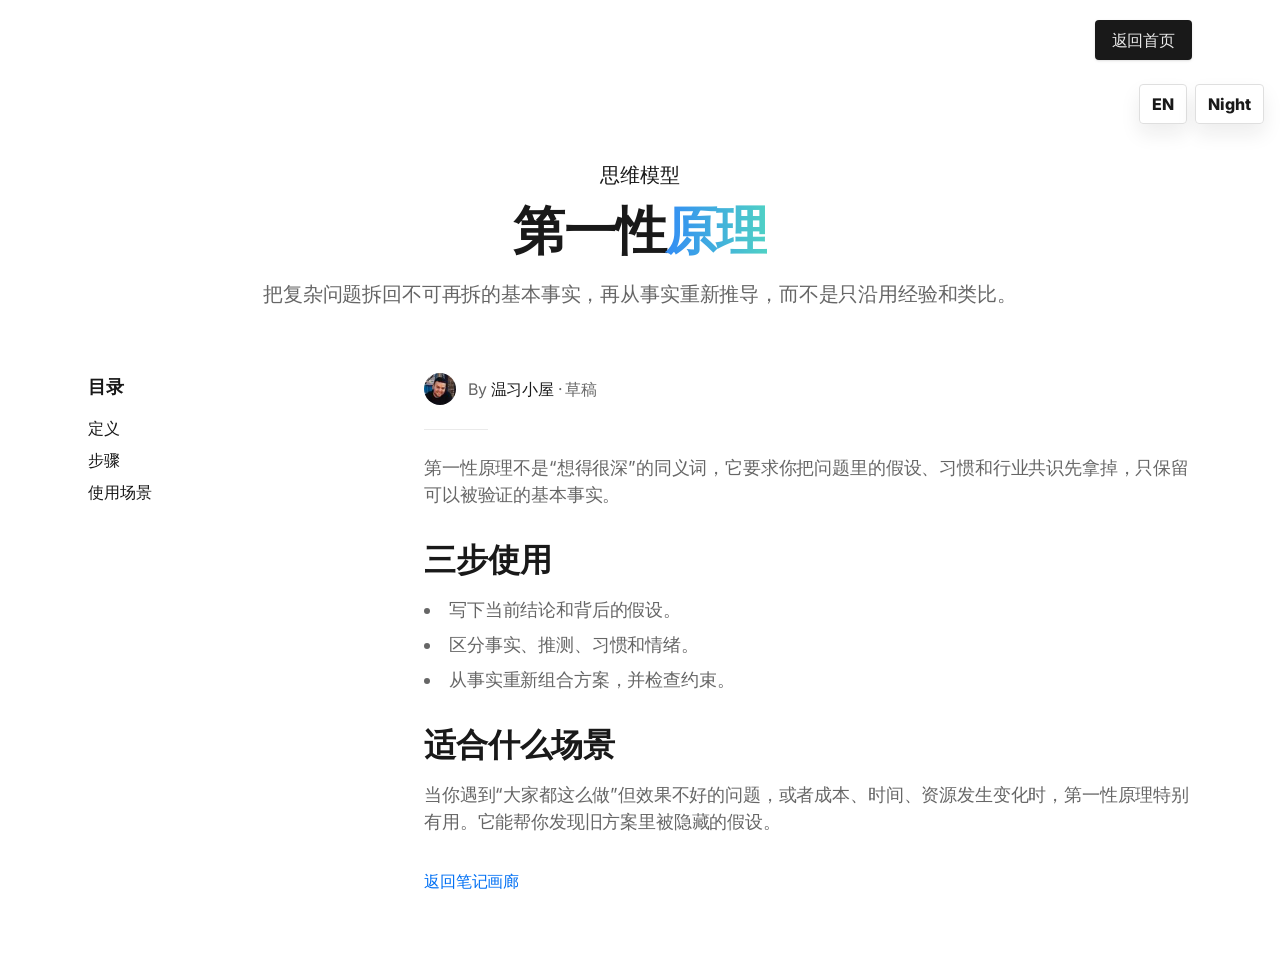
<file: notes/first-principles.html>
<!DOCTYPE html>
<html lang="zh-CN">
  <head>
    <meta charset="utf-8" />
    <title>第一性原理 | 温习小屋</title>
    <meta name="viewport" content="width=device-width, initial-scale=1" />
    <link href="../css/vendors/aos.css" rel="stylesheet" />
    <link href="../style.css" rel="stylesheet" />
    <link href="../notes.css" rel="stylesheet" />
  </head>
  <body class="font-inter antialiased bg-white text-gray-900 tracking-tight">
    <div class="note-page-controls" aria-label="Page controls">
      <button type="button" data-note-language-toggle>EN</button>
      <button type="button" data-note-theme-toggle>Night</button>
    </div>
    <div class="flex flex-col min-h-screen overflow-hidden">
      <header class="absolute w-full z-30"><div class="max-w-6xl mx-auto px-4 sm:px-6"><div class="flex items-center justify-between h-20"><a class="block" href="../index.html"><div class="w-8 h-8 rounded-full bg-gradient-to-tr from-blue-600 to-teal-400"></div></a><a class="btn-sm text-gray-200 bg-gray-900 hover:bg-gray-800" href="../index.html">返回首页</a></div></div></header>
      <main class="grow">
        <section><div class="max-w-6xl mx-auto px-4 sm:px-6"><div class="pt-32 pb-12 md:pt-40 md:pb-20"><div class="max-w-3xl mx-auto lg:max-w-none"><article>
          <header class="max-w-3xl mx-auto mb-16 text-center"><div class="text-xl font-semibold text-blue-700 mb-2">思维模型</div><h1 class="h1 mb-4">第一性<span class="bg-clip-text text-transparent bg-gradient-to-r from-blue-500 to-teal-400">原理</span></h1><p class="text-xl text-gray-600">把复杂问题拆回不可再拆的基本事实，再从事实重新推导，而不是只沿用经验和类比。</p></header>
          <div class="lg:flex lg:justify-between"><aside class="relative hidden lg:block w-64 mr-20 shrink-0"><div class="sticky top-28"><h4 class="text-lg font-bold mb-4">目录</h4><ul class="font-medium -my-1"><li class="py-1"><a class="hover:underline" href="#definition">定义</a></li><li class="py-1"><a class="hover:underline" href="#steps">步骤</a></li><li class="py-1"><a class="hover:underline" href="#use">使用场景</a></li></ul></div></aside>
          <div><div class="flex items-center mb-6"><img class="relative rounded-full mr-3" src="../images/news-author-04.jpg" width="32" height="32" alt="Author" /><div><span class="text-gray-600">By </span><span class="font-medium">温习小屋</span><span class="text-gray-600"> · 草稿</span></div></div><hr class="w-16 h-px pt-px bg-gray-200 border-0 mb-6" />
          <div class="text-lg text-gray-600"><p id="definition" class="mb-8" style="scroll-margin-top:100px;">第一性原理不是“想得很深”的同义词，它要求你把问题里的假设、习惯和行业共识先拿掉，只保留可以被验证的基本事实。</p><h3 id="steps" class="h3 text-gray-900 mb-4" style="scroll-margin-top:100px;">三步使用</h3><ul class="list-disc list-inside mb-8"><li class="mb-2">写下当前结论和背后的假设。</li><li class="mb-2">区分事实、推测、习惯和情绪。</li><li class="mb-2">从事实重新组合方案，并检查约束。</li></ul><h3 id="use" class="h3 text-gray-900 mb-4" style="scroll-margin-top:100px;">适合什么场景</h3><p class="mb-8">当你遇到“大家都这么做”但效果不好的问题，或者成本、时间、资源发生变化时，第一性原理特别有用。它能帮你发现旧方案里被隐藏的假设。</p><a class="inline-flex items-center text-base text-blue-600 font-medium hover:underline" href="../index.html#gallery">返回笔记画廊</a></div></div></div>
        </article></div></div></div></section>
      </main>
    </div>
    <script src="../note-controls.js"></script>
  </body>
</html>
</file>
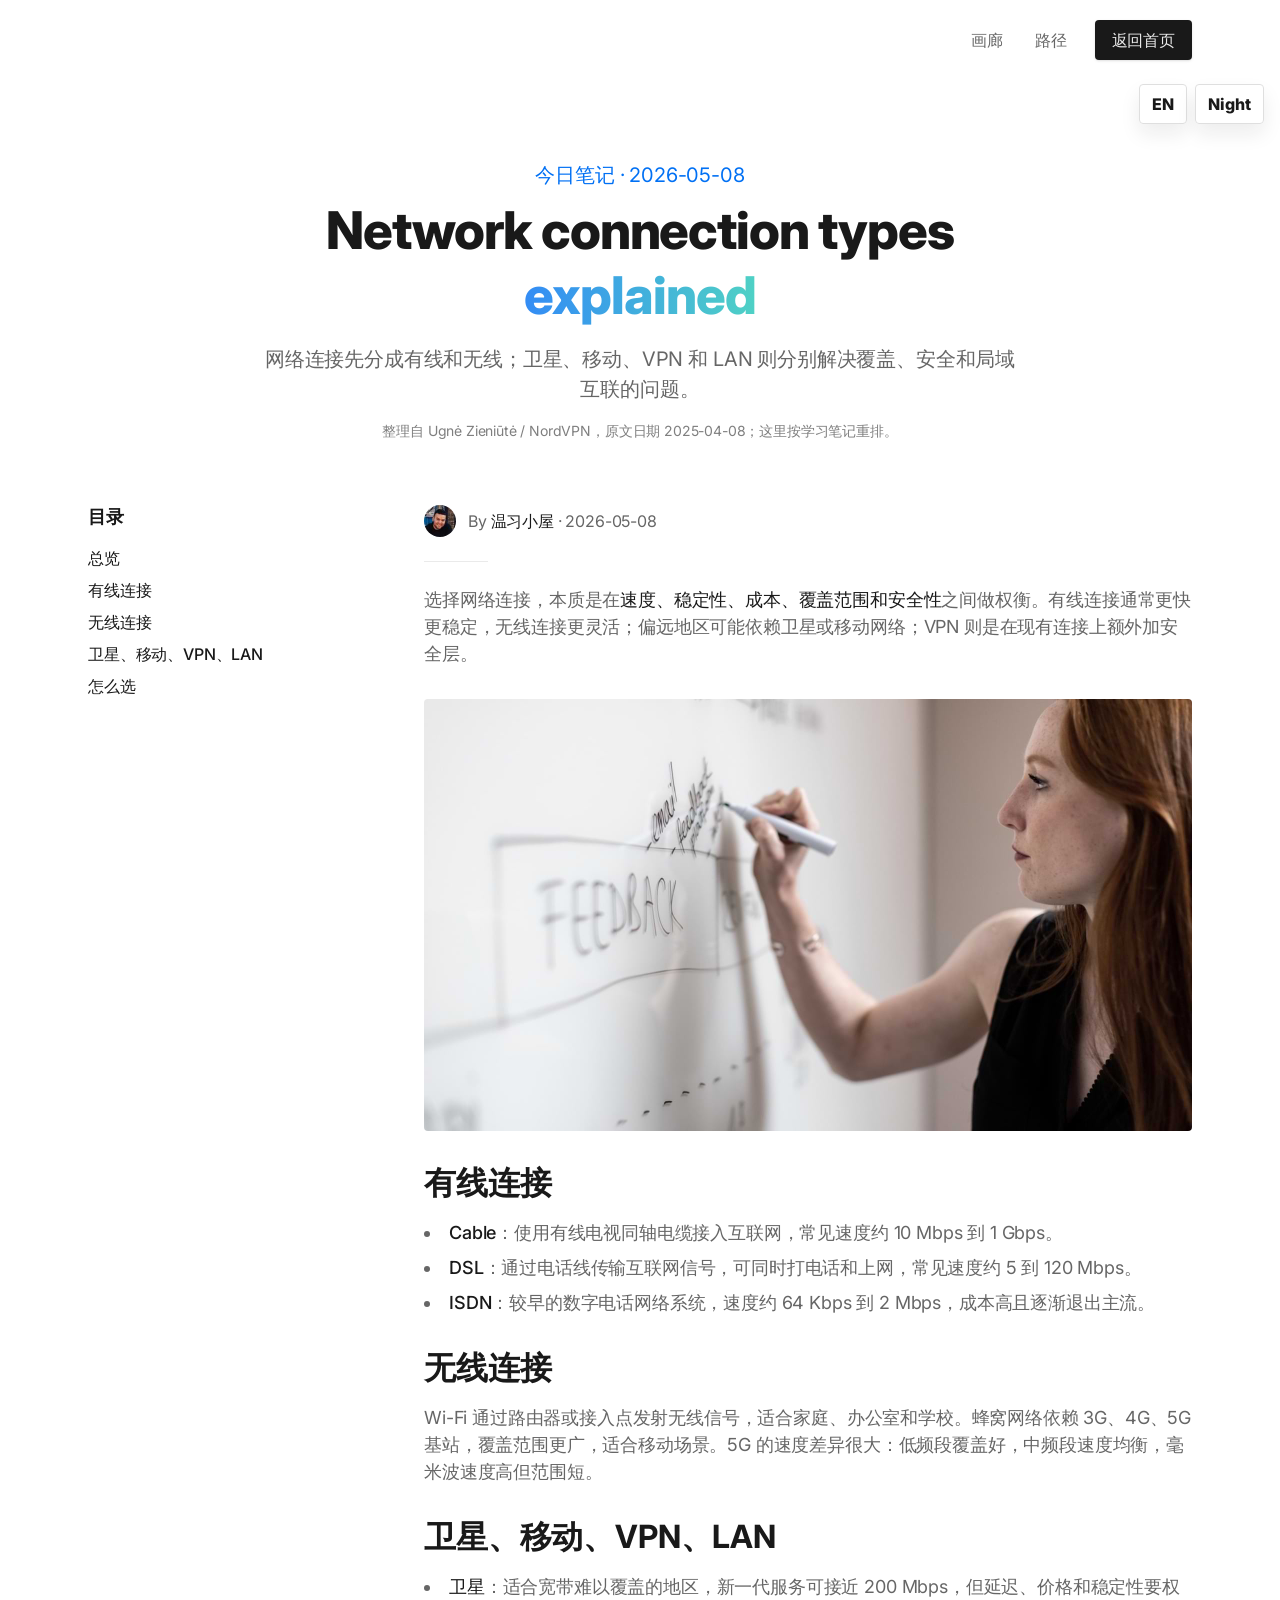
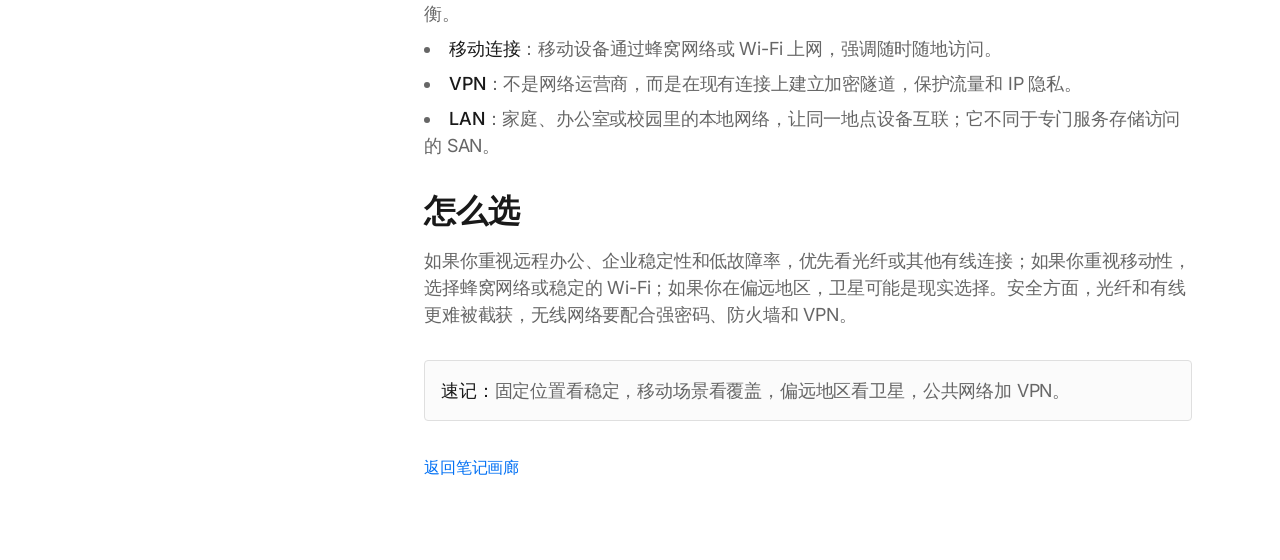
<file: notes/network-connection-types.html>
<!DOCTYPE html>
<html lang="zh-CN">
  <head>
    <meta charset="utf-8" />
    <title>网络连接类型 | 温习小屋</title>
    <meta name="viewport" content="width=device-width, initial-scale=1" />
    <link href="../css/vendors/aos.css" rel="stylesheet" />
    <link href="../style.css" rel="stylesheet" />
    <link href="../notes.css" rel="stylesheet" />
  </head>
  <body class="font-inter antialiased bg-white text-gray-900 tracking-tight">
    <div class="note-page-controls" aria-label="Page controls">
      <button type="button" data-note-language-toggle>EN</button>
      <button type="button" data-note-theme-toggle>Night</button>
    </div>
    <div class="flex flex-col min-h-screen overflow-hidden">
      <header class="absolute w-full z-30">
        <div class="max-w-6xl mx-auto px-4 sm:px-6">
          <div class="flex items-center justify-between h-20">
            <a class="block" href="../index.html" aria-label="返回首页"><div class="w-8 h-8 rounded-full bg-gradient-to-tr from-blue-600 to-teal-400"></div></a>
            <nav class="hidden md:flex md:grow">
              <ul class="flex grow justify-end flex-wrap items-center">
                <li><a class="nav-link" href="../index.html#gallery">画廊</a></li>
                <li><a class="nav-link" href="../index.html#paths">路径</a></li>
                <li><a class="btn-sm text-gray-200 bg-gray-900 hover:bg-gray-800 ml-3" href="../index.html">返回首页</a></li>
              </ul>
            </nav>
          </div>
        </div>
      </header>

      <main class="grow">
        <section>
          <div class="max-w-6xl mx-auto px-4 sm:px-6">
            <div class="pt-32 pb-12 md:pt-40 md:pb-20">
              <div class="max-w-3xl mx-auto lg:max-w-none">
                <article>
                  <header class="max-w-3xl mx-auto mb-16 text-center">
                    <div class="text-xl font-semibold text-blue-600 mb-2">今日笔记 · 2026-05-08</div>
                    <h1 class="h1 mb-4">Network connection types <span class="bg-clip-text text-transparent bg-gradient-to-r from-blue-500 to-teal-400">explained</span></h1>
                    <p class="text-xl text-gray-600">网络连接先分成有线和无线；卫星、移动、VPN 和 LAN 则分别解决覆盖、安全和局域互联的问题。</p>
                    <p class="text-sm text-gray-500 mt-4">整理自 Ugnė Zieniūtė / NordVPN，原文日期 2025-04-08；这里按学习笔记重排。</p>
                  </header>

                  <div class="lg:flex lg:justify-between">
                    <aside class="relative hidden lg:block w-64 mr-20 shrink-0">
                      <div class="sticky top-28">
                        <h4 class="text-lg font-bold leading-snug tracking-tight mb-4">目录</h4>
                        <ul class="font-medium -my-1">
                          <li class="py-1"><a class="flex items-center hover:underline" href="#overview"><span>总览</span></a></li>
                          <li class="py-1"><a class="flex items-center hover:underline" href="#wired"><span>有线连接</span></a></li>
                          <li class="py-1"><a class="flex items-center hover:underline" href="#wireless"><span>无线连接</span></a></li>
                          <li class="py-1"><a class="flex items-center hover:underline" href="#special"><span>卫星、移动、VPN、LAN</span></a></li>
                          <li class="py-1"><a class="flex items-center hover:underline" href="#choose"><span>怎么选</span></a></li>
                        </ul>
                      </div>
                    </aside>

                    <div>
                      <div class="flex items-center mb-6">
                        <div class="flex shrink-0 mr-3"><img class="relative rounded-full" src="../images/news-author-04.jpg" width="32" height="32" alt="Author" /></div>
                        <div><span class="text-gray-600">By </span><span class="font-medium">温习小屋</span><span class="text-gray-600"> · 2026-05-08</span></div>
                      </div>
                      <hr class="w-16 h-px pt-px bg-gray-200 border-0 mb-6" />

                      <div class="text-lg text-gray-600">
                        <p id="overview" class="mb-8" style="scroll-margin-top: 100px;">选择网络连接，本质是在<strong class="font-medium text-gray-900">速度、稳定性、成本、覆盖范围和安全性</strong>之间做权衡。有线连接通常更快更稳定，无线连接更灵活；偏远地区可能依赖卫星或移动网络；VPN 则是在现有连接上额外加安全层。</p>
                        <figure class="mb-8"><img class="w-full rounded" src="../images/news-single.jpg" width="768" height="432" alt="Network connection visual" /></figure>

                        <h3 id="wired" class="h3 text-gray-900 mb-4" style="scroll-margin-top: 100px;">有线连接</h3>
                        <ul class="list-disc list-inside mb-8">
                          <li class="mb-2"><strong class="font-medium text-gray-900">Cable</strong>：使用有线电视同轴电缆接入互联网，常见速度约 10 Mbps 到 1 Gbps。</li>
                          <li class="mb-2"><strong class="font-medium text-gray-900">DSL</strong>：通过电话线传输互联网信号，可同时打电话和上网，常见速度约 5 到 120 Mbps。</li>
                          <li class="mb-2"><strong class="font-medium text-gray-900">ISDN</strong>：较早的数字电话网络系统，速度约 64 Kbps 到 2 Mbps，成本高且逐渐退出主流。</li>
                        </ul>

                        <h3 id="wireless" class="h3 text-gray-900 mb-4" style="scroll-margin-top: 100px;">无线连接</h3>
                        <p class="mb-8">Wi-Fi 通过路由器或接入点发射无线信号，适合家庭、办公室和学校。蜂窝网络依赖 3G、4G、5G 基站，覆盖范围更广，适合移动场景。5G 的速度差异很大：低频段覆盖好，中频段速度均衡，毫米波速度高但范围短。</p>

                        <h3 id="special" class="h3 text-gray-900 mb-4" style="scroll-margin-top: 100px;">卫星、移动、VPN、LAN</h3>
                        <ul class="list-disc list-inside mb-8">
                          <li class="mb-2"><strong class="font-medium text-gray-900">卫星</strong>：适合宽带难以覆盖的地区，新一代服务可接近 200 Mbps，但延迟、价格和稳定性要权衡。</li>
                          <li class="mb-2"><strong class="font-medium text-gray-900">移动连接</strong>：移动设备通过蜂窝网络或 Wi-Fi 上网，强调随时随地访问。</li>
                          <li class="mb-2"><strong class="font-medium text-gray-900">VPN</strong>：不是网络运营商，而是在现有连接上建立加密隧道，保护流量和 IP 隐私。</li>
                          <li class="mb-2"><strong class="font-medium text-gray-900">LAN</strong>：家庭、办公室或校园里的本地网络，让同一地点设备互联；它不同于专门服务存储访问的 SAN。</li>
                        </ul>

                        <h3 id="choose" class="h3 text-gray-900 mb-4" style="scroll-margin-top: 100px;">怎么选</h3>
                        <p class="mb-8">如果你重视远程办公、企业稳定性和低故障率，优先看光纤或其他有线连接；如果你重视移动性，选择蜂窝网络或稳定的 Wi-Fi；如果你在偏远地区，卫星可能是现实选择。安全方面，光纤和有线更难被截获，无线网络要配合强密码、防火墙和 VPN。</p>
                        <p class="p-4 bg-gray-100 border border-gray-300 rounded mb-8"><strong class="font-medium text-gray-900">速记：</strong>固定位置看稳定，移动场景看覆盖，偏远地区看卫星，公共网络加 VPN。</p>
                        <div class="mt-8"><a class="inline-flex items-center text-base text-blue-600 font-medium hover:underline" href="../index.html#gallery">返回笔记画廊</a></div>
                      </div>
                    </div>
                  </div>
                </article>
              </div>
            </div>
          </div>
        </section>
      </main>
    </div>
    <script src="../js/vendors/aos.js"></script>
    <script src="../js/main.js"></script>
    <script src="../note-controls.js"></script>
  </body>
</html>
</file>
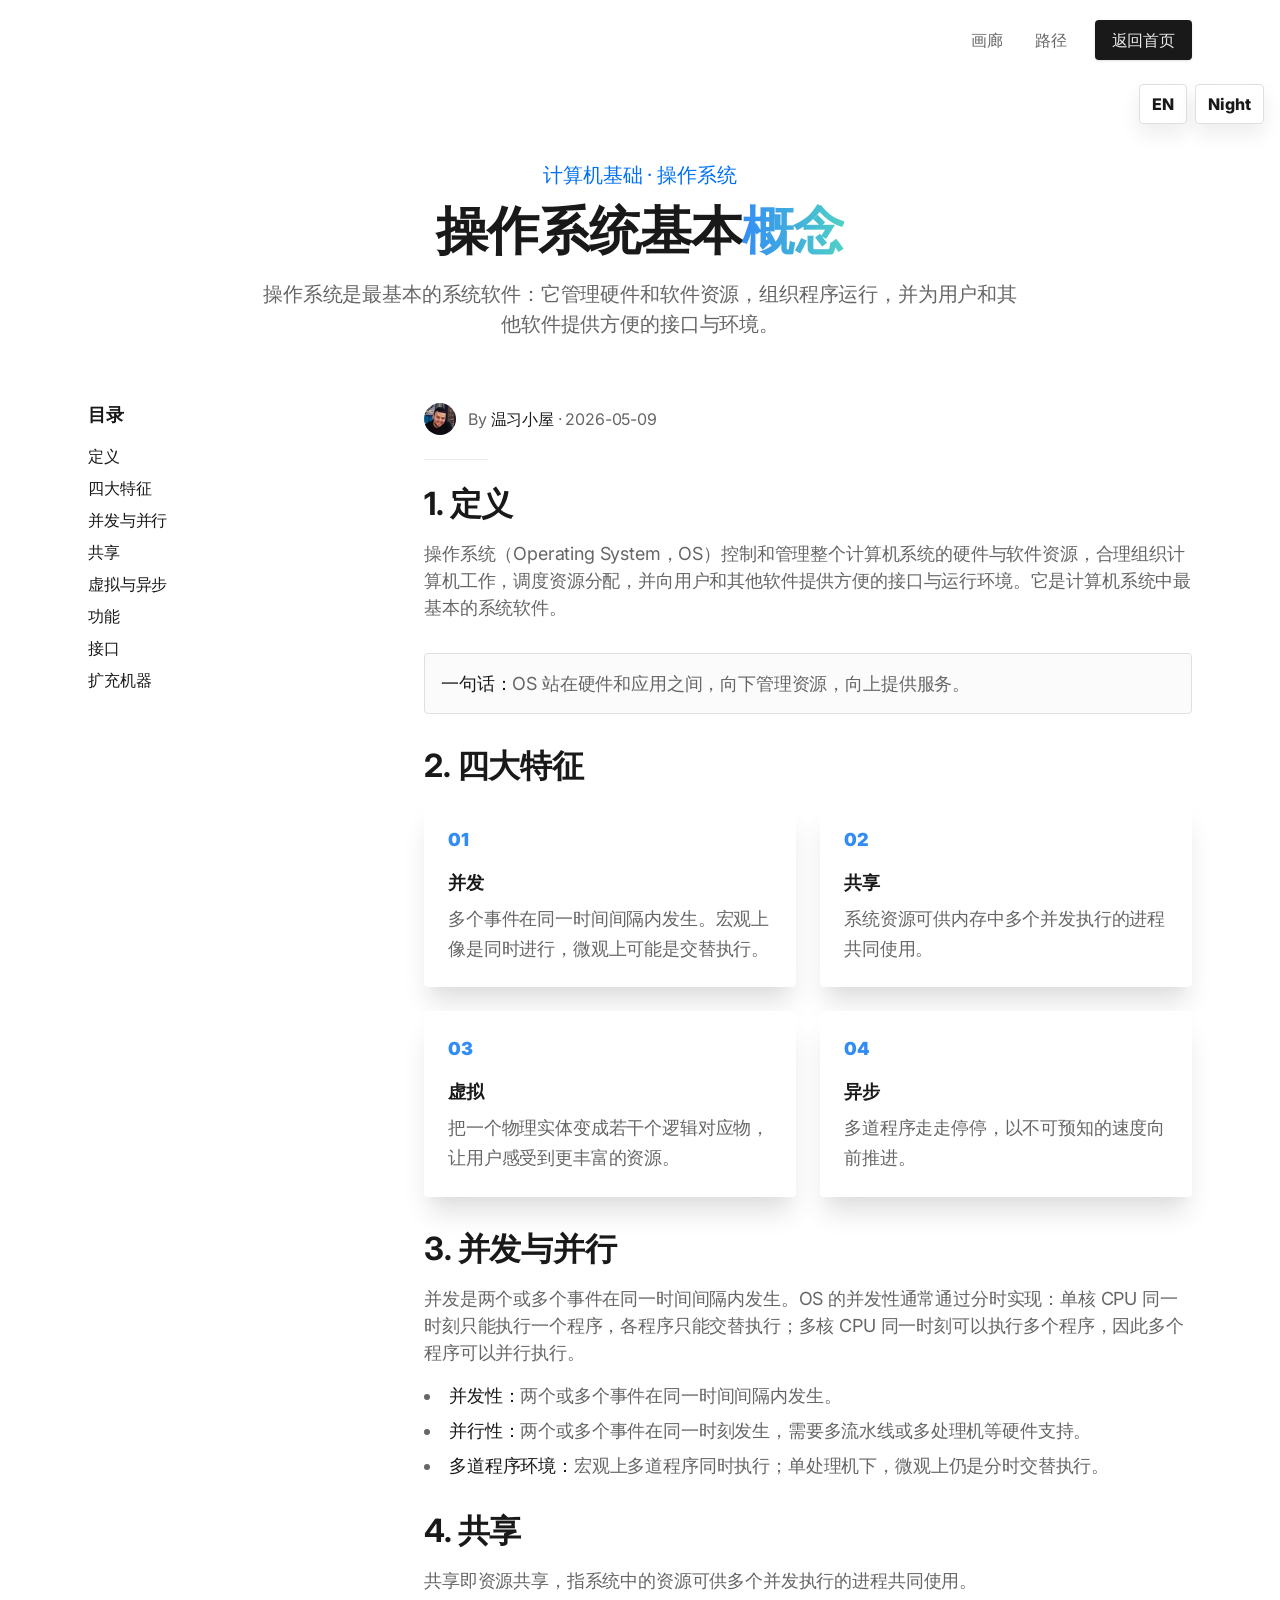
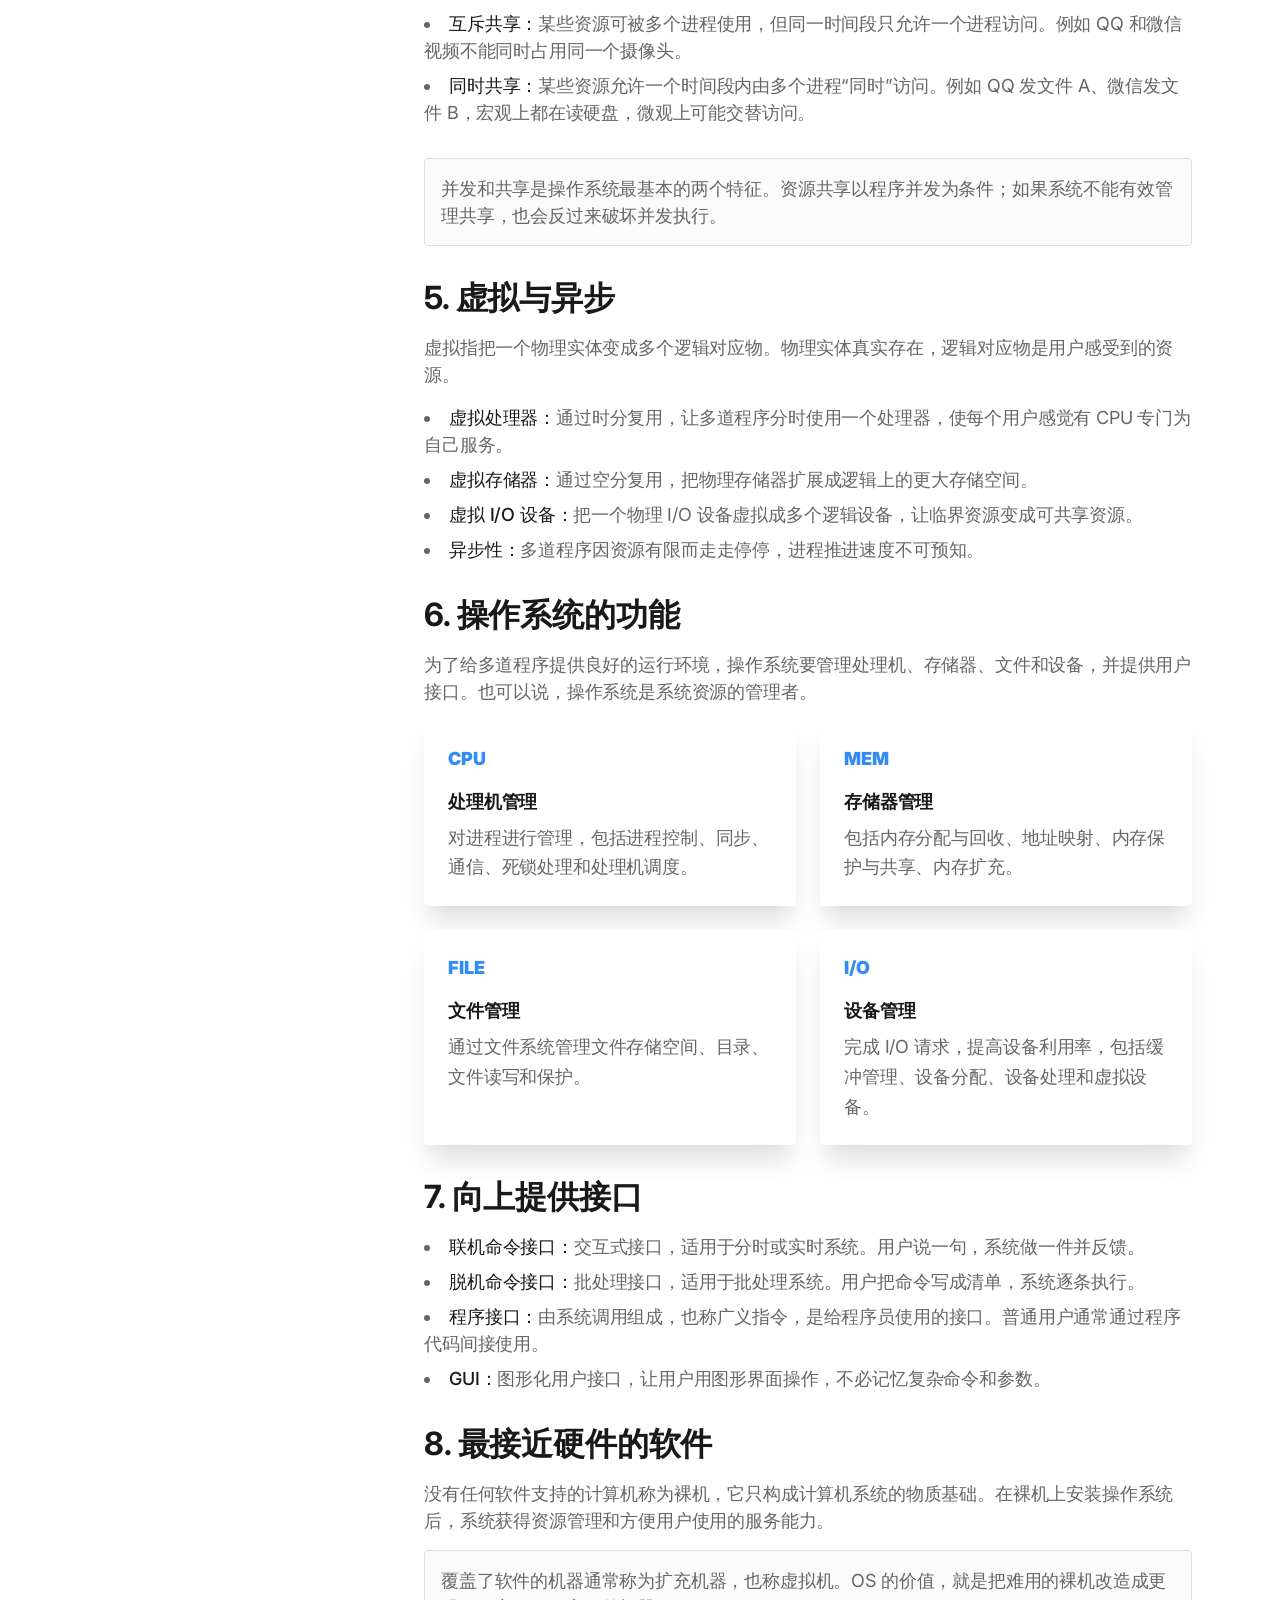
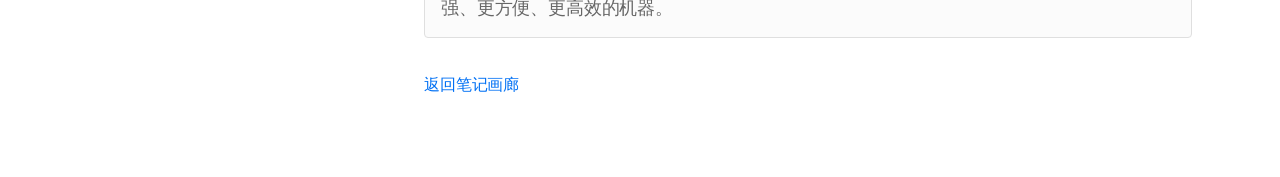
<file: notes/os-basics.html>
<!DOCTYPE html>
<html lang="zh-CN">
  <head>
    <meta charset="utf-8" />
    <title>操作系统基本概念 | 温习小屋</title>
    <meta name="viewport" content="width=device-width, initial-scale=1" />
    <link href="../css/vendors/aos.css" rel="stylesheet" />
    <link href="../style.css" rel="stylesheet" />
    <link href="../notes.css" rel="stylesheet" />
  </head>
  <body class="font-inter antialiased bg-white text-gray-900 tracking-tight">
    <div class="note-page-controls" aria-label="Page controls">
      <button type="button" data-note-language-toggle>EN</button>
      <button type="button" data-note-theme-toggle>Night</button>
    </div>
    <div class="flex flex-col min-h-screen overflow-hidden">
      <header class="absolute w-full z-30">
        <div class="max-w-6xl mx-auto px-4 sm:px-6">
          <div class="flex items-center justify-between h-20">
            <a class="block" href="../index.html" aria-label="返回首页">
              <div class="w-8 h-8 rounded-full bg-gradient-to-tr from-blue-600 to-teal-400"></div>
            </a>
            <nav class="hidden md:flex md:grow">
              <ul class="flex grow justify-end flex-wrap items-center">
                <li><a class="nav-link" href="../index.html#gallery">画廊</a></li>
                <li><a class="nav-link" href="../index.html#paths">路径</a></li>
                <li><a class="btn-sm text-gray-200 bg-gray-900 hover:bg-gray-800 ml-3" href="../index.html">返回首页</a></li>
              </ul>
            </nav>
          </div>
        </div>
      </header>

      <main class="grow">
        <section>
          <div class="max-w-6xl mx-auto px-4 sm:px-6">
            <div class="pt-32 pb-12 md:pt-40 md:pb-20">
              <div class="max-w-3xl mx-auto lg:max-w-none">
                <article>
                  <header class="max-w-3xl mx-auto mb-16 text-center">
                    <div class="text-xl font-semibold text-blue-600 mb-2">计算机基础 · 操作系统</div>
                    <h1 class="h1 mb-4">操作系统基本<span class="bg-clip-text text-transparent bg-gradient-to-r from-blue-500 to-teal-400">概念</span></h1>
                    <p class="text-xl text-gray-600">操作系统是最基本的系统软件：它管理硬件和软件资源，组织程序运行，并为用户和其他软件提供方便的接口与环境。</p>
                  </header>

                  <div class="lg:flex lg:justify-between">
                    <aside class="relative hidden lg:block w-64 mr-20 shrink-0">
                      <div class="sticky top-28">
                        <h4 class="text-lg font-bold leading-snug tracking-tight mb-4">目录</h4>
                        <ul class="font-medium -my-1">
                          <li class="py-1"><a class="hover:underline" href="#definition">定义</a></li>
                          <li class="py-1"><a class="hover:underline" href="#traits">四大特征</a></li>
                          <li class="py-1"><a class="hover:underline" href="#concurrency">并发与并行</a></li>
                          <li class="py-1"><a class="hover:underline" href="#sharing">共享</a></li>
                          <li class="py-1"><a class="hover:underline" href="#virtual">虚拟与异步</a></li>
                          <li class="py-1"><a class="hover:underline" href="#functions">功能</a></li>
                          <li class="py-1"><a class="hover:underline" href="#interfaces">接口</a></li>
                          <li class="py-1"><a class="hover:underline" href="#machine">扩充机器</a></li>
                        </ul>
                      </div>
                    </aside>

                    <div>
                      <div class="flex items-center mb-6">
                        <div class="flex shrink-0 mr-3"><img class="relative rounded-full" src="../images/news-author-04.jpg" width="32" height="32" alt="Author" /></div>
                        <div><span class="text-gray-600">By </span><span class="font-medium">温习小屋</span><span class="text-gray-600"> · 2026-05-09</span></div>
                      </div>
                      <hr class="w-16 h-px pt-px bg-gray-200 border-0 mb-6" />

                      <div class="text-lg text-gray-600">
                        <h3 id="definition" class="h3 text-gray-900 mb-4" style="scroll-margin-top: 100px;">1. 定义</h3>
                        <p class="mb-8">操作系统（Operating System，OS）控制和管理整个计算机系统的硬件与软件资源，合理组织计算机工作，调度资源分配，并向用户和其他软件提供方便的接口与运行环境。它是计算机系统中最基本的系统软件。</p>
                        <p class="p-4 bg-gray-100 border border-gray-300 rounded mb-8"><strong class="font-medium text-gray-900">一句话：</strong>OS 站在硬件和应用之间，向下管理资源，向上提供服务。</p>

                        <h3 id="traits" class="h3 text-gray-900 mb-4" style="scroll-margin-top: 100px;">2. 四大特征</h3>
                        <div class="grid gap-6 md:grid-cols-2 mb-8">
                          <div class="review-card"><span>01</span><h3>并发</h3><p>多个事件在同一时间间隔内发生。宏观上像是同时进行，微观上可能是交替执行。</p></div>
                          <div class="review-card"><span>02</span><h3>共享</h3><p>系统资源可供内存中多个并发执行的进程共同使用。</p></div>
                          <div class="review-card"><span>03</span><h3>虚拟</h3><p>把一个物理实体变成若干个逻辑对应物，让用户感受到更丰富的资源。</p></div>
                          <div class="review-card"><span>04</span><h3>异步</h3><p>多道程序走走停停，以不可预知的速度向前推进。</p></div>
                        </div>

                        <h3 id="concurrency" class="h3 text-gray-900 mb-4" style="scroll-margin-top: 100px;">3. 并发与并行</h3>
                        <p class="mb-4">并发是两个或多个事件在同一时间间隔内发生。OS 的并发性通常通过分时实现：单核 CPU 同一时刻只能执行一个程序，各程序只能交替执行；多核 CPU 同一时刻可以执行多个程序，因此多个程序可以并行执行。</p>
                        <ul class="list-disc list-inside mb-8">
                          <li class="mb-2"><strong class="font-medium text-gray-900">并发性：</strong>两个或多个事件在同一时间间隔内发生。</li>
                          <li class="mb-2"><strong class="font-medium text-gray-900">并行性：</strong>两个或多个事件在同一时刻发生，需要多流水线或多处理机等硬件支持。</li>
                          <li class="mb-2"><strong class="font-medium text-gray-900">多道程序环境：</strong>宏观上多道程序同时执行；单处理机下，微观上仍是分时交替执行。</li>
                        </ul>

                        <h3 id="sharing" class="h3 text-gray-900 mb-4" style="scroll-margin-top: 100px;">4. 共享</h3>
                        <p class="mb-4">共享即资源共享，指系统中的资源可供多个并发执行的进程共同使用。</p>
                        <ul class="list-disc list-inside mb-8">
                          <li class="mb-2"><strong class="font-medium text-gray-900">互斥共享：</strong>某些资源可被多个进程使用，但同一时间段只允许一个进程访问。例如 QQ 和微信视频不能同时占用同一个摄像头。</li>
                          <li class="mb-2"><strong class="font-medium text-gray-900">同时共享：</strong>某些资源允许一个时间段内由多个进程“同时”访问。例如 QQ 发文件 A、微信发文件 B，宏观上都在读硬盘，微观上可能交替访问。</li>
                        </ul>
                        <p class="p-4 bg-gray-100 border border-gray-300 rounded mb-8">并发和共享是操作系统最基本的两个特征。资源共享以程序并发为条件；如果系统不能有效管理共享，也会反过来破坏并发执行。</p>

                        <h3 id="virtual" class="h3 text-gray-900 mb-4" style="scroll-margin-top: 100px;">5. 虚拟与异步</h3>
                        <p class="mb-4">虚拟指把一个物理实体变成多个逻辑对应物。物理实体真实存在，逻辑对应物是用户感受到的资源。</p>
                        <ul class="list-disc list-inside mb-8">
                          <li class="mb-2"><strong class="font-medium text-gray-900">虚拟处理器：</strong>通过时分复用，让多道程序分时使用一个处理器，使每个用户感觉有 CPU 专门为自己服务。</li>
                          <li class="mb-2"><strong class="font-medium text-gray-900">虚拟存储器：</strong>通过空分复用，把物理存储器扩展成逻辑上的更大存储空间。</li>
                          <li class="mb-2"><strong class="font-medium text-gray-900">虚拟 I/O 设备：</strong>把一个物理 I/O 设备虚拟成多个逻辑设备，让临界资源变成可共享资源。</li>
                          <li class="mb-2"><strong class="font-medium text-gray-900">异步性：</strong>多道程序因资源有限而走走停停，进程推进速度不可预知。</li>
                        </ul>

                        <h3 id="functions" class="h3 text-gray-900 mb-4" style="scroll-margin-top: 100px;">6. 操作系统的功能</h3>
                        <p class="mb-4">为了给多道程序提供良好的运行环境，操作系统要管理处理机、存储器、文件和设备，并提供用户接口。也可以说，操作系统是系统资源的管理者。</p>
                        <div class="grid gap-6 md:grid-cols-2 mb-8">
                          <div class="review-card"><span>CPU</span><h3>处理机管理</h3><p>对进程进行管理，包括进程控制、同步、通信、死锁处理和处理机调度。</p></div>
                          <div class="review-card"><span>MEM</span><h3>存储器管理</h3><p>包括内存分配与回收、地址映射、内存保护与共享、内存扩充。</p></div>
                          <div class="review-card"><span>FILE</span><h3>文件管理</h3><p>通过文件系统管理文件存储空间、目录、文件读写和保护。</p></div>
                          <div class="review-card"><span>I/O</span><h3>设备管理</h3><p>完成 I/O 请求，提高设备利用率，包括缓冲管理、设备分配、设备处理和虚拟设备。</p></div>
                        </div>

                        <h3 id="interfaces" class="h3 text-gray-900 mb-4" style="scroll-margin-top: 100px;">7. 向上提供接口</h3>
                        <ul class="list-disc list-inside mb-8">
                          <li class="mb-2"><strong class="font-medium text-gray-900">联机命令接口：</strong>交互式接口，适用于分时或实时系统。用户说一句，系统做一件并反馈。</li>
                          <li class="mb-2"><strong class="font-medium text-gray-900">脱机命令接口：</strong>批处理接口，适用于批处理系统。用户把命令写成清单，系统逐条执行。</li>
                          <li class="mb-2"><strong class="font-medium text-gray-900">程序接口：</strong>由系统调用组成，也称广义指令，是给程序员使用的接口。普通用户通常通过程序代码间接使用。</li>
                          <li class="mb-2"><strong class="font-medium text-gray-900">GUI：</strong>图形化用户接口，让用户用图形界面操作，不必记忆复杂命令和参数。</li>
                        </ul>

                        <h3 id="machine" class="h3 text-gray-900 mb-4" style="scroll-margin-top: 100px;">8. 最接近硬件的软件</h3>
                        <p class="mb-4">没有任何软件支持的计算机称为裸机，它只构成计算机系统的物质基础。在裸机上安装操作系统后，系统获得资源管理和方便用户使用的服务能力。</p>
                        <p class="p-4 bg-gray-100 border border-gray-300 rounded mb-8">覆盖了软件的机器通常称为扩充机器，也称虚拟机。OS 的价值，就是把难用的裸机改造成更强、更方便、更高效的机器。</p>
                        <div class="mt-8"><a class="inline-flex items-center text-base text-blue-600 font-medium hover:underline" href="../index.html#gallery">返回笔记画廊</a></div>
                      </div>
                    </div>
                  </div>
                </article>
              </div>
            </div>
          </div>
        </section>
      </main>
    </div>
    <script src="../js/vendors/aos.js"></script>
    <script src="../js/main.js"></script>
    <script src="../note-controls.js"></script>
  </body>
</html>
</file>
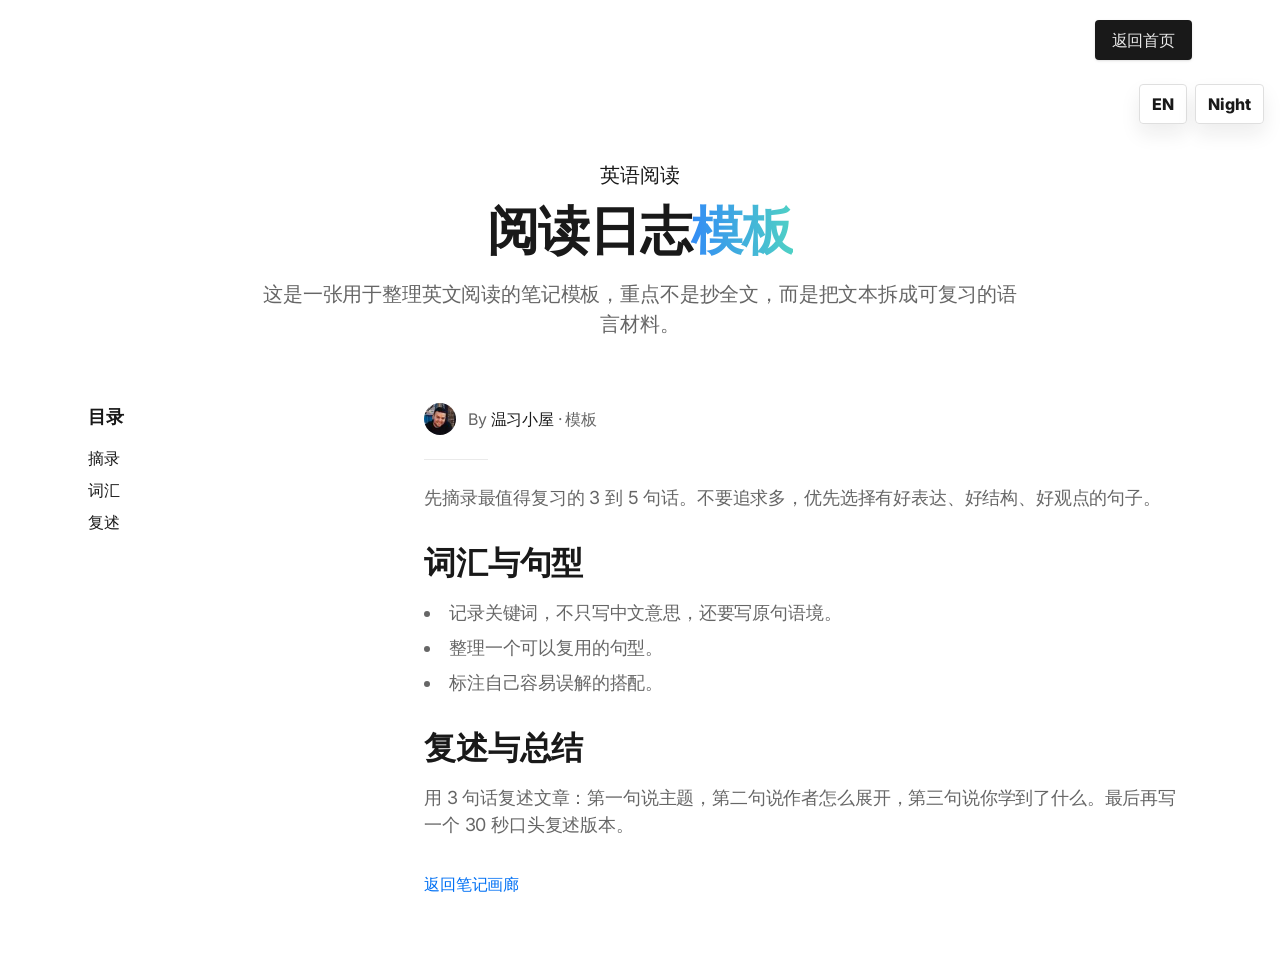
<file: notes/reading-log-template.html>
<!DOCTYPE html>
<html lang="zh-CN">
  <head>
    <meta charset="utf-8" />
    <title>阅读日志模板 | 温习小屋</title>
    <meta name="viewport" content="width=device-width, initial-scale=1" />
    <link href="../css/vendors/aos.css" rel="stylesheet" />
    <link href="../style.css" rel="stylesheet" />
    <link href="../notes.css" rel="stylesheet" />
  </head>
  <body class="font-inter antialiased bg-white text-gray-900 tracking-tight">
    <div class="note-page-controls" aria-label="Page controls">
      <button type="button" data-note-language-toggle>EN</button>
      <button type="button" data-note-theme-toggle>Night</button>
    </div>
    <div class="flex flex-col min-h-screen overflow-hidden">
      <header class="absolute w-full z-30"><div class="max-w-6xl mx-auto px-4 sm:px-6"><div class="flex items-center justify-between h-20"><a class="block" href="../index.html"><div class="w-8 h-8 rounded-full bg-gradient-to-tr from-blue-600 to-teal-400"></div></a><a class="btn-sm text-gray-200 bg-gray-900 hover:bg-gray-800" href="../index.html">返回首页</a></div></div></header>
      <main class="grow">
        <section><div class="max-w-6xl mx-auto px-4 sm:px-6"><div class="pt-32 pb-12 md:pt-40 md:pb-20"><div class="max-w-3xl mx-auto lg:max-w-none"><article>
          <header class="max-w-3xl mx-auto mb-16 text-center"><div class="text-xl font-semibold text-teal-600 mb-2">英语阅读</div><h1 class="h1 mb-4">阅读日志<span class="bg-clip-text text-transparent bg-gradient-to-r from-blue-500 to-teal-400">模板</span></h1><p class="text-xl text-gray-600">这是一张用于整理英文阅读的笔记模板，重点不是抄全文，而是把文本拆成可复习的语言材料。</p></header>
          <div class="lg:flex lg:justify-between"><aside class="relative hidden lg:block w-64 mr-20 shrink-0"><div class="sticky top-28"><h4 class="text-lg font-bold mb-4">目录</h4><ul class="font-medium -my-1"><li class="py-1"><a class="hover:underline" href="#excerpt">摘录</a></li><li class="py-1"><a class="hover:underline" href="#words">词汇</a></li><li class="py-1"><a class="hover:underline" href="#retell">复述</a></li></ul></div></aside>
          <div><div class="flex items-center mb-6"><img class="relative rounded-full mr-3" src="../images/news-author-04.jpg" width="32" height="32" alt="Author" /><div><span class="text-gray-600">By </span><span class="font-medium">温习小屋</span><span class="text-gray-600"> · 模板</span></div></div><hr class="w-16 h-px pt-px bg-gray-200 border-0 mb-6" />
          <div class="text-lg text-gray-600"><p id="excerpt" class="mb-8" style="scroll-margin-top:100px;">先摘录最值得复习的 3 到 5 句话。不要追求多，优先选择有好表达、好结构、好观点的句子。</p><h3 id="words" class="h3 text-gray-900 mb-4" style="scroll-margin-top:100px;">词汇与句型</h3><ul class="list-disc list-inside mb-8"><li class="mb-2">记录关键词，不只写中文意思，还要写原句语境。</li><li class="mb-2">整理一个可以复用的句型。</li><li class="mb-2">标注自己容易误解的搭配。</li></ul><h3 id="retell" class="h3 text-gray-900 mb-4" style="scroll-margin-top:100px;">复述与总结</h3><p class="mb-8">用 3 句话复述文章：第一句说主题，第二句说作者怎么展开，第三句说你学到了什么。最后再写一个 30 秒口头复述版本。</p><a class="inline-flex items-center text-base text-blue-600 font-medium hover:underline" href="../index.html#gallery">返回笔记画廊</a></div></div></div>
        </article></div></div></div></section>
      </main>
    </div>
    <script src="../note-controls.js"></script>
  </body>
</html>
</file>
<file: notes.css>
[x-cloak] {
  display: none;
}

[hidden] {
  display: none !important;
}

.nav-link {
  display: flex;
  align-items: center;
  padding: 0.5rem 1rem;
  color: #666;
  transition: color 150ms ease-in-out;
}

.nav-link:hover {
  color: #191919;
}

.filter-chip {
  border-radius: 9999px;
  border: 1px solid #dfdfdf;
  background: #fff;
  padding: 0.55rem 0.95rem;
  color: #666;
  font-weight: 700;
  transition:
    border-color 150ms ease,
    color 150ms ease,
    background 150ms ease;
}

.filter-chip:hover,
.filter-chip.active {
  border-color: #338cf5;
  background: #e6f0fd;
  color: #0064da;
}

.simple-note-board {
  position: relative;
  width: min(768px, 100%);
}

.simple-note-card {
  position: absolute;
  display: grid;
  min-width: 10rem;
  gap: 0.35rem;
  border-radius: 0.5rem;
  background: rgba(255, 255, 255, 0.94);
  padding: 0.85rem 1rem;
  box-shadow: 0 20px 50px rgba(25, 25, 25, 0.16);
}

.simple-note-card span {
  color: #666;
  font-size: 0.78rem;
  font-weight: 700;
}

.simple-note-card strong {
  color: #191919;
  font-size: 1.25rem;
  line-height: 1;
}

.simple-note-card.card-a {
  left: 7%;
  top: 14%;
}

.simple-note-card.card-b {
  right: 8%;
  top: 42%;
}

.simple-note-card.card-c {
  left: 18%;
  bottom: 10%;
}

.note-card {
  width: 100%;
  min-height: 17.5rem;
  justify-content: flex-start;
  transform-origin: center;
  transition:
    transform 180ms ease,
    box-shadow 180ms ease;
}

.note-card:hover {
  transform: translateY(-4px) scale(1.02);
  box-shadow: 0 25px 50px -12px rgba(0, 0, 0, 0.18);
}

.note-card p {
  max-width: 18rem;
}

.note-page-controls {
  position: fixed;
  top: 5.25rem;
  right: 1rem;
  z-index: 50;
  display: flex;
  gap: 0.5rem;
}

.note-page-controls button {
  border-radius: 0.25rem;
  border: 1px solid #dfdfdf;
  background: rgba(255, 255, 255, 0.92);
  padding: 0.45rem 0.75rem;
  color: #191919;
  font-weight: 800;
  box-shadow: 0 10px 20px rgba(25, 25, 25, 0.08);
  transition:
    background 150ms ease,
    border-color 150ms ease,
    color 150ms ease;
}

.note-page-controls button:hover {
  border-color: #338cf5;
  color: #0064da;
}

.notes-gallery-grid {
  grid-template-columns: 1fr;
}

@media (min-width: 768px) {
  .notes-gallery-grid {
    grid-template-columns: repeat(2, minmax(0, 1fr));
  }
}

@media (min-width: 1024px) {
  .notes-gallery-grid {
    grid-template-columns: repeat(auto-fit, minmax(18rem, 1fr));
  }
}

.math-note mjx-container[jax="CHTML"][display="true"],
.math-note mjx-container[jax="SVG"][display="true"] {
  overflow-x: auto;
  overflow-y: hidden;
  padding: 0.35rem 0;
}

.math-box {
  border-radius: 0.25rem;
  border: 1px solid #d9e3f0;
  background: #f8fbff;
  padding: 1rem;
}

.review-card {
  border-radius: 0.25rem;
  background: #fff;
  padding: 1.5rem;
  box-shadow: 0 20px 25px -5px rgba(0, 0, 0, 0.12), 0 10px 10px -5px rgba(0, 0, 0, 0.02);
}

.review-card span {
  display: inline-block;
  margin-bottom: 1rem;
  color: #338cf5;
  font-weight: 900;
}

.review-card h3 {
  margin-bottom: 0.5rem;
  color: #191919;
  font-size: 1.125rem;
  font-weight: 800;
}

.review-card p {
  color: #666;
  line-height: 1.65;
}

.path-panel {
  display: grid;
  min-width: min(22rem, 100%);
  gap: 0.65rem;
}

.path-panel div {
  display: grid;
  grid-template-columns: 1fr auto;
  gap: 1rem;
  border-radius: 0.25rem;
  background: rgba(255, 255, 255, 0.16);
  padding: 0.8rem 1rem;
  color: #fff;
}

.path-panel em {
  font-style: normal;
  font-weight: 800;
  opacity: 0.8;
}

.night-mode {
  background: #111827;
  color: #f9fafb;
}

.night-mode header,
.night-mode #mobile-nav {
  background: rgba(17, 24, 39, 0.94);
}

.night-mode .nav-link,
.night-mode .text-gray-600 {
  color: #d1d5db;
}

.night-mode .text-gray-900,
.night-mode .h1,
.night-mode .h2,
.night-mode .h3,
.night-mode .h4 {
  color: #fff;
}

.night-mode .bg-white,
.night-mode .note-card,
.night-mode .review-card {
  background: #1f2937;
}

.night-mode .bg-gray-100 {
  background: #111827;
}

.night-mode .note-page-controls button {
  border-color: #374151;
  background: rgba(31, 41, 55, 0.94);
  color: #f9fafb;
}

.night-mode .border-gray-200 {
  border-color: #374151;
}

.night-mode .simple-note-card {
  background: rgba(31, 41, 55, 0.94);
}

.night-mode .simple-note-card strong,
.night-mode .review-card h3 {
  color: #fff;
}

.night-mode .simple-note-card span,
.night-mode .review-card p {
  color: #d1d5db;
}

@media (max-width: 640px) {
  .simple-note-card {
    min-width: 8.5rem;
  }

  .simple-note-card.card-a {
    left: 4%;
  }

  .simple-note-card.card-b {
    right: 4%;
  }

  .simple-note-card.card-c {
    left: 10%;
  }
}
</file>
<file: style.css>
@import url('https://fonts.googleapis.com/css2?family=Inter:wght@400;500;700;800;900&display=fallback');

/*
! tailwindcss v3.2.6 | MIT License | https://tailwindcss.com
*/

/*
1. Prevent padding and border from affecting element width. (https://github.com/mozdevs/cssremedy/issues/4)
2. Allow adding a border to an element by just adding a border-width. (https://github.com/tailwindcss/tailwindcss/pull/116)
*/

*,
::before,
::after {
  box-sizing: border-box;
  /* 1 */
  border-width: 0;
  /* 2 */
  border-style: solid;
  /* 2 */
  border-color: #EAEAEA;
  /* 2 */
}

::before,
::after {
  --tw-content: '';
}

/*
1. Use a consistent sensible line-height in all browsers.
2. Prevent adjustments of font size after orientation changes in iOS.
3. Use a more readable tab size.
4. Use the user's configured `sans` font-family by default.
5. Use the user's configured `sans` font-feature-settings by default.
*/

html {
  line-height: 1.5;
  /* 1 */
  -webkit-text-size-adjust: 100%;
  /* 2 */
  -moz-tab-size: 4;
  /* 3 */
  -o-tab-size: 4;
     tab-size: 4;
  /* 3 */
  font-family: ui-sans-serif, system-ui, -apple-system, BlinkMacSystemFont, "Segoe UI", Roboto, "Helvetica Neue", Arial, "Noto Sans", sans-serif, "Apple Color Emoji", "Segoe UI Emoji", "Segoe UI Symbol", "Noto Color Emoji";
  /* 4 */
  font-feature-settings: normal;
  /* 5 */
}

/*
1. Remove the margin in all browsers.
2. Inherit line-height from `html` so users can set them as a class directly on the `html` element.
*/

body {
  margin: 0;
  /* 1 */
  line-height: inherit;
  /* 2 */
}

/*
1. Add the correct height in Firefox.
2. Correct the inheritance of border color in Firefox. (https://bugzilla.mozilla.org/show_bug.cgi?id=190655)
3. Ensure horizontal rules are visible by default.
*/

hr {
  height: 0;
  /* 1 */
  color: inherit;
  /* 2 */
  border-top-width: 1px;
  /* 3 */
}

/*
Add the correct text decoration in Chrome, Edge, and Safari.
*/

abbr:where([title]) {
  -webkit-text-decoration: underline dotted;
          text-decoration: underline dotted;
}

/*
Remove the default font size and weight for headings.
*/

h1,
h2,
h3,
h4,
h5,
h6 {
  font-size: inherit;
  font-weight: inherit;
}

/*
Reset links to optimize for opt-in styling instead of opt-out.
*/

a {
  color: inherit;
  text-decoration: inherit;
}

/*
Add the correct font weight in Edge and Safari.
*/

b,
strong {
  font-weight: bolder;
}

/*
1. Use the user's configured `mono` font family by default.
2. Correct the odd `em` font sizing in all browsers.
*/

code,
kbd,
samp,
pre {
  font-family: ui-monospace, SFMono-Regular, Menlo, Monaco, Consolas, "Liberation Mono", "Courier New", monospace;
  /* 1 */
  font-size: 1em;
  /* 2 */
}

/*
Add the correct font size in all browsers.
*/

small {
  font-size: 80%;
}

/*
Prevent `sub` and `sup` elements from affecting the line height in all browsers.
*/

sub,
sup {
  font-size: 75%;
  line-height: 0;
  position: relative;
  vertical-align: baseline;
}

sub {
  bottom: -0.25em;
}

sup {
  top: -0.5em;
}

/*
1. Remove text indentation from table contents in Chrome and Safari. (https://bugs.chromium.org/p/chromium/issues/detail?id=999088, https://bugs.webkit.org/show_bug.cgi?id=201297)
2. Correct table border color inheritance in all Chrome and Safari. (https://bugs.chromium.org/p/chromium/issues/detail?id=935729, https://bugs.webkit.org/show_bug.cgi?id=195016)
3. Remove gaps between table borders by default.
*/

table {
  text-indent: 0;
  /* 1 */
  border-color: inherit;
  /* 2 */
  border-collapse: collapse;
  /* 3 */
}

/*
1. Change the font styles in all browsers.
2. Remove the margin in Firefox and Safari.
3. Remove default padding in all browsers.
*/

button,
input,
optgroup,
select,
textarea {
  font-family: inherit;
  /* 1 */
  font-size: 100%;
  /* 1 */
  font-weight: inherit;
  /* 1 */
  line-height: inherit;
  /* 1 */
  color: inherit;
  /* 1 */
  margin: 0;
  /* 2 */
  padding: 0;
  /* 3 */
}

/*
Remove the inheritance of text transform in Edge and Firefox.
*/

button,
select {
  text-transform: none;
}

/*
1. Correct the inability to style clickable types in iOS and Safari.
2. Remove default button styles.
*/

button,
[type='button'],
[type='reset'],
[type='submit'] {
  -webkit-appearance: button;
  /* 1 */
  background-color: transparent;
  /* 2 */
  background-image: none;
  /* 2 */
}

/*
Use the modern Firefox focus style for all focusable elements.
*/

:-moz-focusring {
  outline: auto;
}

/*
Remove the additional `:invalid` styles in Firefox. (https://github.com/mozilla/gecko-dev/blob/2f9eacd9d3d995c937b4251a5557d95d494c9be1/layout/style/res/forms.css#L728-L737)
*/

:-moz-ui-invalid {
  box-shadow: none;
}

/*
Add the correct vertical alignment in Chrome and Firefox.
*/

progress {
  vertical-align: baseline;
}

/*
Correct the cursor style of increment and decrement buttons in Safari.
*/

::-webkit-inner-spin-button,
::-webkit-outer-spin-button {
  height: auto;
}

/*
1. Correct the odd appearance in Chrome and Safari.
2. Correct the outline style in Safari.
*/

[type='search'] {
  -webkit-appearance: textfield;
  /* 1 */
  outline-offset: -2px;
  /* 2 */
}

/*
Remove the inner padding in Chrome and Safari on macOS.
*/

::-webkit-search-decoration {
  -webkit-appearance: none;
}

/*
1. Correct the inability to style clickable types in iOS and Safari.
2. Change font properties to `inherit` in Safari.
*/

::-webkit-file-upload-button {
  -webkit-appearance: button;
  /* 1 */
  font: inherit;
  /* 2 */
}

/*
Add the correct display in Chrome and Safari.
*/

summary {
  display: list-item;
}

/*
Removes the default spacing and border for appropriate elements.
*/

blockquote,
dl,
dd,
h1,
h2,
h3,
h4,
h5,
h6,
hr,
figure,
p,
pre {
  margin: 0;
}

fieldset {
  margin: 0;
  padding: 0;
}

legend {
  padding: 0;
}

ol,
ul,
menu {
  list-style: none;
  margin: 0;
  padding: 0;
}

/*
Prevent resizing textareas horizontally by default.
*/

textarea {
  resize: vertical;
}

/*
1. Reset the default placeholder opacity in Firefox. (https://github.com/tailwindlabs/tailwindcss/issues/3300)
2. Set the default placeholder color to the user's configured gray 400 color.
*/

input::-moz-placeholder, textarea::-moz-placeholder {
  opacity: 1;
  /* 1 */
  color: #999999;
  /* 2 */
}

input::placeholder,
textarea::placeholder {
  opacity: 1;
  /* 1 */
  color: #999999;
  /* 2 */
}

/*
Set the default cursor for buttons.
*/

button,
[role="button"] {
  cursor: pointer;
}

/*
Make sure disabled buttons don't get the pointer cursor.
*/

:disabled {
  cursor: default;
}

/*
1. Make replaced elements `display: block` by default. (https://github.com/mozdevs/cssremedy/issues/14)
2. Add `vertical-align: middle` to align replaced elements more sensibly by default. (https://github.com/jensimmons/cssremedy/issues/14#issuecomment-634934210)
   This can trigger a poorly considered lint error in some tools but is included by design.
*/

img,
svg,
video,
canvas,
audio,
iframe,
embed,
object {
  display: block;
  /* 1 */
  vertical-align: middle;
  /* 2 */
}

/*
Constrain images and videos to the parent width and preserve their intrinsic aspect ratio. (https://github.com/mozdevs/cssremedy/issues/14)
*/

img,
video {
  max-width: 100%;
  height: auto;
}

/* Make elements with the HTML hidden attribute stay hidden by default */

[hidden] {
  display: none;
}

[type='text'],[type='email'],[type='url'],[type='password'],[type='number'],[type='date'],[type='datetime-local'],[type='month'],[type='search'],[type='tel'],[type='time'],[type='week'],[multiple],textarea,select{
  -webkit-appearance: none;
     -moz-appearance: none;
          appearance: none;
  background-color: #fff;
  border-color: #7F7F7F;
  border-width: 1px;
  border-radius: 0px;
  padding-top: 0.5rem;
  padding-right: 0.75rem;
  padding-bottom: 0.5rem;
  padding-left: 0.75rem;
  font-size: 1rem;
  line-height: 1.5rem;
  --tw-shadow: 0 0 #0000;
}

[type='text']:focus, [type='email']:focus, [type='url']:focus, [type='password']:focus, [type='number']:focus, [type='date']:focus, [type='datetime-local']:focus, [type='month']:focus, [type='search']:focus, [type='tel']:focus, [type='time']:focus, [type='week']:focus, [multiple]:focus, textarea:focus, select:focus{
  outline: 2px solid transparent;
  outline-offset: 2px;
  --tw-ring-inset: var(--tw-empty,/*!*/ /*!*/);
  --tw-ring-offset-width: 0px;
  --tw-ring-offset-color: #fff;
  --tw-ring-color: #0070F4;
  --tw-ring-offset-shadow: var(--tw-ring-inset) 0 0 0 var(--tw-ring-offset-width) var(--tw-ring-offset-color);
  --tw-ring-shadow: var(--tw-ring-inset) 0 0 0 calc(1px + var(--tw-ring-offset-width)) var(--tw-ring-color);
  box-shadow: var(--tw-ring-offset-shadow), var(--tw-ring-shadow), var(--tw-shadow);
  border-color: #0070F4;
}

input::-moz-placeholder, textarea::-moz-placeholder{
  color: #7F7F7F;
  opacity: 1;
}

input::placeholder,textarea::placeholder{
  color: #7F7F7F;
  opacity: 1;
}

::-webkit-datetime-edit-fields-wrapper{
  padding: 0;
}

::-webkit-date-and-time-value{
  min-height: 1.5em;
}

::-webkit-datetime-edit,::-webkit-datetime-edit-year-field,::-webkit-datetime-edit-month-field,::-webkit-datetime-edit-day-field,::-webkit-datetime-edit-hour-field,::-webkit-datetime-edit-minute-field,::-webkit-datetime-edit-second-field,::-webkit-datetime-edit-millisecond-field,::-webkit-datetime-edit-meridiem-field{
  padding-top: 0;
  padding-bottom: 0;
}

select{
  background-image: url("data:image/svg+xml,%3csvg xmlns='http://www.w3.org/2000/svg' fill='none' viewBox='0 0 20 20'%3e%3cpath stroke='%237F7F7F' stroke-linecap='round' stroke-linejoin='round' stroke-width='1.5' d='M6 8l4 4 4-4'/%3e%3c/svg%3e");
  background-position: right 0.5rem center;
  background-repeat: no-repeat;
  background-size: 1.5em 1.5em;
  padding-right: 2.5rem;
  -webkit-print-color-adjust: exact;
          print-color-adjust: exact;
}

[multiple]{
  background-image: initial;
  background-position: initial;
  background-repeat: unset;
  background-size: initial;
  padding-right: 0.75rem;
  -webkit-print-color-adjust: unset;
          print-color-adjust: unset;
}

[type='checkbox'],[type='radio']{
  -webkit-appearance: none;
     -moz-appearance: none;
          appearance: none;
  padding: 0;
  -webkit-print-color-adjust: exact;
          print-color-adjust: exact;
  display: inline-block;
  vertical-align: middle;
  background-origin: border-box;
  -webkit-user-select: none;
     -moz-user-select: none;
          user-select: none;
  flex-shrink: 0;
  height: 1rem;
  width: 1rem;
  color: #0070F4;
  background-color: #fff;
  border-color: #7F7F7F;
  border-width: 1px;
  --tw-shadow: 0 0 #0000;
}

[type='checkbox']{
  border-radius: 0px;
}

[type='radio']{
  border-radius: 100%;
}

[type='checkbox']:focus,[type='radio']:focus{
  outline: 2px solid transparent;
  outline-offset: 2px;
  --tw-ring-inset: var(--tw-empty,/*!*/ /*!*/);
  --tw-ring-offset-width: 2px;
  --tw-ring-offset-color: #fff;
  --tw-ring-color: #0070F4;
  --tw-ring-offset-shadow: var(--tw-ring-inset) 0 0 0 var(--tw-ring-offset-width) var(--tw-ring-offset-color);
  --tw-ring-shadow: var(--tw-ring-inset) 0 0 0 calc(2px + var(--tw-ring-offset-width)) var(--tw-ring-color);
  box-shadow: var(--tw-ring-offset-shadow), var(--tw-ring-shadow), var(--tw-shadow);
}

[type='checkbox']:checked,[type='radio']:checked{
  border-color: transparent;
  background-color: currentColor;
  background-size: 100% 100%;
  background-position: center;
  background-repeat: no-repeat;
}

[type='checkbox']:checked{
  background-image: url("data:image/svg+xml,%3csvg viewBox='0 0 16 16' fill='white' xmlns='http://www.w3.org/2000/svg'%3e%3cpath d='M12.207 4.793a1 1 0 010 1.414l-5 5a1 1 0 01-1.414 0l-2-2a1 1 0 011.414-1.414L6.5 9.086l4.293-4.293a1 1 0 011.414 0z'/%3e%3c/svg%3e");
}

[type='radio']:checked{
  background-image: url("data:image/svg+xml,%3csvg viewBox='0 0 16 16' fill='white' xmlns='http://www.w3.org/2000/svg'%3e%3ccircle cx='8' cy='8' r='3'/%3e%3c/svg%3e");
}

[type='checkbox']:checked:hover,[type='checkbox']:checked:focus,[type='radio']:checked:hover,[type='radio']:checked:focus{
  border-color: transparent;
  background-color: currentColor;
}

[type='checkbox']:indeterminate{
  background-image: url("data:image/svg+xml,%3csvg xmlns='http://www.w3.org/2000/svg' fill='none' viewBox='0 0 16 16'%3e%3cpath stroke='white' stroke-linecap='round' stroke-linejoin='round' stroke-width='2' d='M4 8h8'/%3e%3c/svg%3e");
  border-color: transparent;
  background-color: currentColor;
  background-size: 100% 100%;
  background-position: center;
  background-repeat: no-repeat;
}

[type='checkbox']:indeterminate:hover,[type='checkbox']:indeterminate:focus{
  border-color: transparent;
  background-color: currentColor;
}

[type='file']{
  background: unset;
  border-color: inherit;
  border-width: 0;
  border-radius: 0;
  padding: 0;
  font-size: unset;
  line-height: inherit;
}

[type='file']:focus{
  outline: 1px solid ButtonText;
  outline: 1px auto -webkit-focus-ring-color;
}

*, ::before, ::after{
  --tw-border-spacing-x: 0;
  --tw-border-spacing-y: 0;
  --tw-translate-x: 0;
  --tw-translate-y: 0;
  --tw-rotate: 0;
  --tw-skew-x: 0;
  --tw-skew-y: 0;
  --tw-scale-x: 1;
  --tw-scale-y: 1;
  --tw-pan-x:  ;
  --tw-pan-y:  ;
  --tw-pinch-zoom:  ;
  --tw-scroll-snap-strictness: proximity;
  --tw-ordinal:  ;
  --tw-slashed-zero:  ;
  --tw-numeric-figure:  ;
  --tw-numeric-spacing:  ;
  --tw-numeric-fraction:  ;
  --tw-ring-inset:  ;
  --tw-ring-offset-width: 0px;
  --tw-ring-offset-color: #fff;
  --tw-ring-color: rgb(51 140 245 / 0.5);
  --tw-ring-offset-shadow: 0 0 #0000;
  --tw-ring-shadow: 0 0 #0000;
  --tw-shadow: 0 0 #0000;
  --tw-shadow-colored: 0 0 #0000;
  --tw-blur:  ;
  --tw-brightness:  ;
  --tw-contrast:  ;
  --tw-grayscale:  ;
  --tw-hue-rotate:  ;
  --tw-invert:  ;
  --tw-saturate:  ;
  --tw-sepia:  ;
  --tw-drop-shadow:  ;
  --tw-backdrop-blur:  ;
  --tw-backdrop-brightness:  ;
  --tw-backdrop-contrast:  ;
  --tw-backdrop-grayscale:  ;
  --tw-backdrop-hue-rotate:  ;
  --tw-backdrop-invert:  ;
  --tw-backdrop-opacity:  ;
  --tw-backdrop-saturate:  ;
  --tw-backdrop-sepia:  ;
}

::backdrop{
  --tw-border-spacing-x: 0;
  --tw-border-spacing-y: 0;
  --tw-translate-x: 0;
  --tw-translate-y: 0;
  --tw-rotate: 0;
  --tw-skew-x: 0;
  --tw-skew-y: 0;
  --tw-scale-x: 1;
  --tw-scale-y: 1;
  --tw-pan-x:  ;
  --tw-pan-y:  ;
  --tw-pinch-zoom:  ;
  --tw-scroll-snap-strictness: proximity;
  --tw-ordinal:  ;
  --tw-slashed-zero:  ;
  --tw-numeric-figure:  ;
  --tw-numeric-spacing:  ;
  --tw-numeric-fraction:  ;
  --tw-ring-inset:  ;
  --tw-ring-offset-width: 0px;
  --tw-ring-offset-color: #fff;
  --tw-ring-color: rgb(51 140 245 / 0.5);
  --tw-ring-offset-shadow: 0 0 #0000;
  --tw-ring-shadow: 0 0 #0000;
  --tw-shadow: 0 0 #0000;
  --tw-shadow-colored: 0 0 #0000;
  --tw-blur:  ;
  --tw-brightness:  ;
  --tw-contrast:  ;
  --tw-grayscale:  ;
  --tw-hue-rotate:  ;
  --tw-invert:  ;
  --tw-saturate:  ;
  --tw-sepia:  ;
  --tw-drop-shadow:  ;
  --tw-backdrop-blur:  ;
  --tw-backdrop-brightness:  ;
  --tw-backdrop-contrast:  ;
  --tw-backdrop-grayscale:  ;
  --tw-backdrop-hue-rotate:  ;
  --tw-backdrop-invert:  ;
  --tw-backdrop-opacity:  ;
  --tw-backdrop-saturate:  ;
  --tw-backdrop-sepia:  ;
}

.container{
  width: 100%;
}

@media (min-width: 640px){
  .container{
    max-width: 640px;
  }
}

@media (min-width: 768px){
  .container{
    max-width: 768px;
  }
}

@media (min-width: 1024px){
  .container{
    max-width: 1024px;
  }
}

@media (min-width: 1280px){
  .container{
    max-width: 1280px;
  }
}

@media (min-width: 1536px){
  .container{
    max-width: 1536px;
  }
}

.form-input,.form-textarea,.form-select,.form-multiselect{
  -webkit-appearance: none;
     -moz-appearance: none;
          appearance: none;
  background-color: #fff;
  border-color: #7F7F7F;
  border-width: 1px;
  border-radius: 0px;
  padding-top: 0.5rem;
  padding-right: 0.75rem;
  padding-bottom: 0.5rem;
  padding-left: 0.75rem;
  font-size: 1rem;
  line-height: 1.5rem;
  --tw-shadow: 0 0 #0000;
}

.form-input:focus, .form-textarea:focus, .form-select:focus, .form-multiselect:focus{
  outline: 2px solid transparent;
  outline-offset: 2px;
  --tw-ring-inset: var(--tw-empty,/*!*/ /*!*/);
  --tw-ring-offset-width: 0px;
  --tw-ring-offset-color: #fff;
  --tw-ring-color: #0070F4;
  --tw-ring-offset-shadow: var(--tw-ring-inset) 0 0 0 var(--tw-ring-offset-width) var(--tw-ring-offset-color);
  --tw-ring-shadow: var(--tw-ring-inset) 0 0 0 calc(1px + var(--tw-ring-offset-width)) var(--tw-ring-color);
  box-shadow: var(--tw-ring-offset-shadow), var(--tw-ring-shadow), var(--tw-shadow);
  border-color: #0070F4;
}

.form-input::-moz-placeholder, .form-textarea::-moz-placeholder{
  color: #7F7F7F;
  opacity: 1;
}

.form-input::placeholder,.form-textarea::placeholder{
  color: #7F7F7F;
  opacity: 1;
}

.form-input::-webkit-datetime-edit-fields-wrapper{
  padding: 0;
}

.form-input::-webkit-date-and-time-value{
  min-height: 1.5em;
}

.form-input::-webkit-datetime-edit,.form-input::-webkit-datetime-edit-year-field,.form-input::-webkit-datetime-edit-month-field,.form-input::-webkit-datetime-edit-day-field,.form-input::-webkit-datetime-edit-hour-field,.form-input::-webkit-datetime-edit-minute-field,.form-input::-webkit-datetime-edit-second-field,.form-input::-webkit-datetime-edit-millisecond-field,.form-input::-webkit-datetime-edit-meridiem-field{
  padding-top: 0;
  padding-bottom: 0;
}

.form-select{
  background-image: url("data:image/svg+xml,%3csvg xmlns='http://www.w3.org/2000/svg' fill='none' viewBox='0 0 20 20'%3e%3cpath stroke='%237F7F7F' stroke-linecap='round' stroke-linejoin='round' stroke-width='1.5' d='M6 8l4 4 4-4'/%3e%3c/svg%3e");
  background-position: right 0.5rem center;
  background-repeat: no-repeat;
  background-size: 1.5em 1.5em;
  padding-right: 2.5rem;
  -webkit-print-color-adjust: exact;
          print-color-adjust: exact;
}

.form-checkbox,.form-radio{
  -webkit-appearance: none;
     -moz-appearance: none;
          appearance: none;
  padding: 0;
  -webkit-print-color-adjust: exact;
          print-color-adjust: exact;
  display: inline-block;
  vertical-align: middle;
  background-origin: border-box;
  -webkit-user-select: none;
     -moz-user-select: none;
          user-select: none;
  flex-shrink: 0;
  height: 1rem;
  width: 1rem;
  color: #0070F4;
  background-color: #fff;
  border-color: #7F7F7F;
  border-width: 1px;
  --tw-shadow: 0 0 #0000;
}

.form-checkbox{
  border-radius: 0px;
}

.form-radio{
  border-radius: 100%;
}

.form-checkbox:focus,.form-radio:focus{
  outline: 2px solid transparent;
  outline-offset: 2px;
  --tw-ring-inset: var(--tw-empty,/*!*/ /*!*/);
  --tw-ring-offset-width: 2px;
  --tw-ring-offset-color: #fff;
  --tw-ring-color: #0070F4;
  --tw-ring-offset-shadow: var(--tw-ring-inset) 0 0 0 var(--tw-ring-offset-width) var(--tw-ring-offset-color);
  --tw-ring-shadow: var(--tw-ring-inset) 0 0 0 calc(2px + var(--tw-ring-offset-width)) var(--tw-ring-color);
  box-shadow: var(--tw-ring-offset-shadow), var(--tw-ring-shadow), var(--tw-shadow);
}

.form-checkbox:checked,.form-radio:checked{
  border-color: transparent;
  background-color: currentColor;
  background-size: 100% 100%;
  background-position: center;
  background-repeat: no-repeat;
}

.form-checkbox:checked{
  background-image: url("data:image/svg+xml,%3csvg viewBox='0 0 16 16' fill='white' xmlns='http://www.w3.org/2000/svg'%3e%3cpath d='M12.207 4.793a1 1 0 010 1.414l-5 5a1 1 0 01-1.414 0l-2-2a1 1 0 011.414-1.414L6.5 9.086l4.293-4.293a1 1 0 011.414 0z'/%3e%3c/svg%3e");
}

.form-radio:checked{
  background-image: url("data:image/svg+xml,%3csvg viewBox='0 0 16 16' fill='white' xmlns='http://www.w3.org/2000/svg'%3e%3ccircle cx='8' cy='8' r='3'/%3e%3c/svg%3e");
}

.form-checkbox:checked:hover,.form-checkbox:checked:focus,.form-radio:checked:hover,.form-radio:checked:focus{
  border-color: transparent;
  background-color: currentColor;
}

.form-checkbox:indeterminate{
  background-image: url("data:image/svg+xml,%3csvg xmlns='http://www.w3.org/2000/svg' fill='none' viewBox='0 0 16 16'%3e%3cpath stroke='white' stroke-linecap='round' stroke-linejoin='round' stroke-width='2' d='M4 8h8'/%3e%3c/svg%3e");
  border-color: transparent;
  background-color: currentColor;
  background-size: 100% 100%;
  background-position: center;
  background-repeat: no-repeat;
}

.form-checkbox:indeterminate:hover,.form-checkbox:indeterminate:focus{
  border-color: transparent;
  background-color: currentColor;
}

/* Additional styles */

/* Typography */

.h1{
  font-size: 2.625rem;
  font-weight: 800;
  line-height: 1.25;
  letter-spacing: -0.02em;
}

.h2{
  font-size: 2rem;
  font-weight: 800;
  line-height: 1.25;
  letter-spacing: -0.02em;
}

.h3{
  font-size: 2rem;
  font-weight: 700;
  line-height: 1.25;
}

.h4{
  font-size: 1.5rem;
  font-weight: 700;
  line-height: 1.375;
  letter-spacing: -0.01em;
}

@media (min-width: 768px) {
  .h1{
    font-size: 3.25rem;
  }

  .h2{
    font-size: 2.625rem;
  }
}

/* Buttons */

.btn,
.btn-sm{
  display: inline-flex;
  align-items: center;
  justify-content: center;
  border-radius: 0.25rem;
  border-width: 1px;
  border-color: transparent;
  font-weight: 500;
  line-height: 1.375;
  transition-property: color, background-color, border-color, outline-color, text-decoration-color, fill, stroke, opacity, box-shadow, transform, filter, -webkit-backdrop-filter;
  transition-property: color, background-color, border-color, outline-color, text-decoration-color, fill, stroke, opacity, box-shadow, transform, filter, backdrop-filter;
  transition-property: color, background-color, border-color, outline-color, text-decoration-color, fill, stroke, opacity, box-shadow, transform, filter, backdrop-filter, -webkit-backdrop-filter;
  transition-duration: 150ms;
  transition-timing-function: cubic-bezier(0.4, 0, 0.2, 1);
}

.btn{
  padding-left: 2rem;
  padding-right: 2rem;
  padding-top: 0.75rem;
  padding-bottom: 0.75rem;
  --tw-shadow: 0 10px 15px -3px rgba(0, 0, 0, 0.04), 0 4px 6px -2px rgba(0, 0, 0, 0.02);
  --tw-shadow-colored: 0 10px 15px -3px var(--tw-shadow-color), 0 4px 6px -2px var(--tw-shadow-color);
  box-shadow: var(--tw-ring-offset-shadow, 0 0 #0000), var(--tw-ring-shadow, 0 0 #0000), var(--tw-shadow);
}

.btn-sm{
  padding-left: 1rem;
  padding-right: 1rem;
  padding-top: 0.5rem;
  padding-bottom: 0.5rem;
  --tw-shadow: 0 1px 3px 0 rgb(0 0 0 / 0.1), 0 1px 2px -1px rgb(0 0 0 / 0.1);
  --tw-shadow-colored: 0 1px 3px 0 var(--tw-shadow-color), 0 1px 2px -1px var(--tw-shadow-color);
  box-shadow: var(--tw-ring-offset-shadow, 0 0 #0000), var(--tw-ring-shadow, 0 0 #0000), var(--tw-shadow);
}

/* Forms */

.form-input,
.form-textarea,
.form-multiselect,
.form-select,
.form-checkbox,
.form-radio{
  border-width: 1px;
  --tw-border-opacity: 1;
  border-color: rgb(223 223 223 / var(--tw-border-opacity));
  --tw-bg-opacity: 1;
  background-color: rgb(255 255 255 / var(--tw-bg-opacity));
}

.form-input:focus,
.form-textarea:focus,
.form-multiselect:focus,
.form-select:focus,
.form-checkbox:focus,
.form-radio:focus{
  --tw-border-opacity: 1;
  border-color: rgb(127 127 127 / var(--tw-border-opacity));
}

.form-input,
.form-textarea,
.form-multiselect,
.form-select,
.form-checkbox{
  border-radius: 0.25rem;
}

.form-input,
.form-textarea,
.form-multiselect,
.form-select{
  padding-top: 0.75rem;
  padding-bottom: 0.75rem;
  padding-left: 1rem;
  padding-right: 1rem;
}

.form-input::-moz-placeholder, .form-textarea::-moz-placeholder{
  --tw-placeholder-opacity: 1;
  color: rgb(127 127 127 / var(--tw-placeholder-opacity));
}

.form-input::placeholder,
.form-textarea::placeholder{
  --tw-placeholder-opacity: 1;
  color: rgb(127 127 127 / var(--tw-placeholder-opacity));
}

.form-select{
  padding-right: 2.5rem;
}

.form-checkbox,
.form-radio{
  border-radius: 0.125rem;
  --tw-text-opacity: 1;
  color: rgb(51 51 51 / var(--tw-text-opacity));
}

/* Range slider */

:root {
  --range-thumb-size: 36px;
}

input[type=range] {
  -webkit-appearance: none;
     -moz-appearance: none;
          appearance: none;
  background: #ccc;
  border-radius: 3px;
  height: 6px;
  margin-top: (--range-thumb-size - 6px) * 0.5;
  margin-bottom: (--range-thumb-size - 6px) * 0.5;
  --thumb-size: #{--range-thumb-size};
}

input[type=range]::-webkit-slider-thumb {
  appearance: none;
  -webkit-appearance: none;
  background-color: #000;
  background-image: url("data:image/svg+xml,%3Csvg width='12' height='8' xmlns='http://www.w3.org/2000/svg'%3E%3Cpath d='M8 .5v7L12 4zM0 4l4 3.5v-7z' fill='%23FFF' fill-rule='nonzero'/%3E%3C/svg%3E");
  background-position: center;
  background-repeat: no-repeat;
  border: 0;
  border-radius: 50%;
  cursor: pointer;
  height: --range-thumb-size;
  width: --range-thumb-size;
}

input[type=range]::-moz-range-thumb {
  background-color: #000;
  background-image: url("data:image/svg+xml,%3Csvg width='12' height='8' xmlns='http://www.w3.org/2000/svg'%3E%3Cpath d='M8 .5v7L12 4zM0 4l4 3.5v-7z' fill='%23FFF' fill-rule='nonzero'/%3E%3C/svg%3E");
  background-position: center;
  background-repeat: no-repeat;
  border: 0;
  border: none;
  border-radius: 50%;
  cursor: pointer;
  height: --range-thumb-size;
  width: --range-thumb-size;
}

input[type=range]::-ms-thumb {
  background-color: #000;
  background-image: url("data:image/svg+xml,%3Csvg width='12' height='8' xmlns='http://www.w3.org/2000/svg'%3E%3Cpath d='M8 .5v7L12 4zM0 4l4 3.5v-7z' fill='%23FFF' fill-rule='nonzero'/%3E%3C/svg%3E");
  background-position: center;
  background-repeat: no-repeat;
  border: 0;
  border-radius: 50%;
  cursor: pointer;
  height: --range-thumb-size;
  width: --range-thumb-size;
}

input[type=range]::-moz-focus-outer {
  border: 0;
}

/* Switch element */

.form-switch{
  position: relative;
  -webkit-user-select: none;
     -moz-user-select: none;
          user-select: none;
  width: 68px;
}

.form-switch label{
  display: block;
  cursor: pointer;
  overflow: hidden;
  border-radius: 0.25rem;
  height: 38px;
}

.form-switch label>span:first-child{
  position: absolute;
  display: block;
  border-radius: 0.25rem;
  --tw-shadow: 0 1px 3px 0 rgb(0 0 0 / 0.1), 0 1px 2px -1px rgb(0 0 0 / 0.1);
  --tw-shadow-colored: 0 1px 3px 0 var(--tw-shadow-color), 0 1px 2px -1px var(--tw-shadow-color);
  box-shadow: var(--tw-ring-offset-shadow, 0 0 #0000), var(--tw-ring-shadow, 0 0 #0000), var(--tw-shadow);
  width: 30px;
  height: 30px;
  top: 4px;
  left: 4px;
  right: 50%;
  transition: all .15s ease-out;
}

.form-switch input[type="checkbox"]:checked+label{
  --tw-bg-opacity: 1;
  background-color: rgb(0 112 244 / var(--tw-bg-opacity));
}

.form-switch input[type="checkbox"]:checked+label>span:first-child {
  left: 34px;
}

html {
  scroll-behavior: smooth;
}

.form-input:focus,
.form-textarea:focus,
.form-multiselect:focus,
.form-select:focus,
.form-checkbox:focus,
.form-radio:focus{
  --tw-ring-offset-shadow: var(--tw-ring-inset) 0 0 0 var(--tw-ring-offset-width) var(--tw-ring-offset-color);
  --tw-ring-shadow: var(--tw-ring-inset) 0 0 0 calc(0px + var(--tw-ring-offset-width)) var(--tw-ring-color);
  box-shadow: var(--tw-ring-offset-shadow), var(--tw-ring-shadow), var(--tw-shadow, 0 0 #0000);
}

/* Hamburger button */

.hamburger svg>*:nth-child(1),
.hamburger svg>*:nth-child(2),
.hamburger svg>*:nth-child(3) {
  transform-origin: center;
  transform: rotate(0deg);
}

.hamburger svg>*:nth-child(1) {
  transition: y 0.1s 0.25s ease-in, transform 0.22s cubic-bezier(0.55, 0.055, 0.675, 0.19), opacity 0.1s ease-in;
}

.hamburger svg>*:nth-child(2) {
  transition: transform 0.22s cubic-bezier(0.55, 0.055, 0.675, 0.19);
}

.hamburger svg>*:nth-child(3) {
  transition: y 0.1s 0.25s ease-in, transform 0.22s cubic-bezier(0.55, 0.055, 0.675, 0.19), width 0.1s 0.25s ease-in;
}

.hamburger.active svg>*:nth-child(1) {
  opacity: 0;
  y: 11;
  transform: rotate(225deg);
  transition: y 0.1s ease-out, transform 0.22s 0.12s cubic-bezier(0.215, 0.61, 0.355, 1), opacity 0.1s 0.12s ease-out;
}

.hamburger.active svg>*:nth-child(2) {
  transform: rotate(225deg);
  transition: transform 0.22s 0.12s cubic-bezier(0.215, 0.61, 0.355, 1);
}

.hamburger.active svg>*:nth-child(3) {
  y: 11;
  transform: rotate(135deg);
  transition: y 0.1s ease-out, transform 0.22s 0.12s cubic-bezier(0.215, 0.61, 0.355, 1), width 0.1s ease-out;
}

/* Pulsing animation */

@keyframes pulseLoop {
  0% {
    opacity: .15;
    transform: scale(1) translateZ(0);
  }

  30% {
    opacity: .15;
  }

  60% {
    opacity: 0;
  }

  80% {
    opacity: 0;
    transform: scale(1.8) translateZ(0);
  }
}

@keyframes pulseMiniLoop {
  0% {
    opacity: 0;
    transform: scale(1) translateZ(0);
  }

  30% {
    opacity: .3;
  }

  50% {
    opacity: .3;
  }

  80% {
    opacity: 0;
    transform: scale(3) translateZ(0);
  }
}

.pulse {
  transform: scale(1);
  opacity: 0;
  transform-origin: center;
  animation: pulseLoop 10000ms linear infinite;
}

.pulse-mini {
  animation: pulseMiniLoop 6000ms linear infinite;
}

.pulse-1 {
  animation-delay: -3000ms;
}

.pulse-2 {
  animation-delay: -6000ms;
}

/* Animations delay */

.animation-delay-500 {
  animation-delay: 500ms !important;
}

.animation-delay-1000 {
  animation-delay: 1000ms !important;
}

.translate-z-0 {
  transform: translateZ(0);
}

/* Custom AOS animations */

[data-aos="zoom-y-out"] {
  transform: scaleX(1.03);
  opacity: 0;
  transition-property: transform, opacity;
}

@media screen {
  html:not(.no-js) [data-aos=fade-up] {
    transform: translate3d(0, 10px, 0);
  }

  html:not(.no-js) [data-aos=fade-down] {
    transform: translate3d(0, -10px, 0);
  }

  html:not(.no-js) [data-aos=fade-right] {
    transform: translate3d(-10px, 0, 0);
  }

  html:not(.no-js) [data-aos=fade-left] {
    transform: translate3d(10px, 0, 0);
  }

  html:not(.no-js) [data-aos=fade-up-right] {
    transform: translate3d(-10px, 10px, 0);
  }

  html:not(.no-js) [data-aos=fade-up-left] {
    transform: translate3d(10px, 10px, 0);
  }

  html:not(.no-js) [data-aos=fade-down-right] {
    transform: translate3d(-10px, -10px, 0);
  }

  html:not(.no-js) [data-aos=fade-down-left] {
    transform: translate3d(10px, -10px, 0);
  }

  html:not(.no-js) [data-aos=zoom-in-up] {
    transform: translate3d(0, 10px, 0) scale(.6);
  }

  html:not(.no-js) [data-aos=zoom-in-down] {
    transform: translate3d(0, -10px, 0) scale(.6);
  }

  html:not(.no-js) [data-aos=zoom-in-right] {
    transform: translate3d(-10px, 0, 0) scale(.6);
  }

  html:not(.no-js) [data-aos=zoom-in-left] {
    transform: translate3d(10px, 0, 0) scale(.6);
  }

  html:not(.no-js) [data-aos=zoom-out-up] {
    transform: translate3d(0, 10px, 0) scale(1.2);
  }

  html:not(.no-js) [data-aos=zoom-out-down] {
    transform: translate3d(0, -10px, 0) scale(1.2);
  }

  html:not(.no-js) [data-aos=zoom-out-right] {
    transform: translate3d(-10px, 0, 0) scale(1.2);
  }

  html:not(.no-js) [data-aos=zoom-out-left] {
    transform: translate3d(10px, 0, 0) scale(1.2);
  }
}

.sr-only{
  position: absolute;
  width: 1px;
  height: 1px;
  padding: 0;
  margin: -1px;
  overflow: hidden;
  clip: rect(0, 0, 0, 0);
  white-space: nowrap;
  border-width: 0;
}

.pointer-events-none{
  pointer-events: none;
}

.visible{
  visibility: visible;
}

.collapse{
  visibility: collapse;
}

.fixed{
  position: fixed;
}

.absolute{
  position: absolute;
}

.relative{
  position: relative;
}

.sticky{
  position: sticky;
}

.inset-0{
  top: 0px;
  right: 0px;
  bottom: 0px;
  left: 0px;
}

.bottom-0{
  bottom: 0px;
}

.left-0{
  left: 0px;
}

.left-1\/2{
  left: 50%;
}

.left-auto{
  left: auto;
}

.right-0{
  right: 0px;
}

.right-auto{
  right: auto;
}

.top-0{
  top: 0px;
}

.top-1\/2{
  top: 50%;
}

.top-28{
  top: 7rem;
}

.top-full{
  top: 100%;
}

.-z-1{
  z-index: -1;
}

.z-10{
  z-index: 10;
}

.z-20{
  z-index: 20;
}

.z-30{
  z-index: 30;
}

.z-50{
  z-index: 50;
}

.order-first{
  order: -9999;
}

.col-span-2{
  grid-column: span 2 / span 2;
}

.col-start-2{
  grid-column-start: 2;
}

.col-end-4{
  grid-column-end: 4;
}

.-m-1{
  margin: -0.25rem;
}

.-m-2{
  margin: -0.5rem;
}

.-m-px{
  margin: -1px;
}

.m-1{
  margin: 0.25rem;
}

.m-2{
  margin: 0.5rem;
}

.m-auto{
  margin: auto;
}

.-mx-3{
  margin-left: -0.75rem;
  margin-right: -0.75rem;
}

.-mx-5{
  margin-left: -1.25rem;
  margin-right: -1.25rem;
}

.-my-1{
  margin-top: -0.25rem;
  margin-bottom: -0.25rem;
}

.-my-2{
  margin-top: -0.5rem;
  margin-bottom: -0.5rem;
}

.-my-3{
  margin-top: -0.75rem;
  margin-bottom: -0.75rem;
}

.-my-6{
  margin-top: -1.5rem;
  margin-bottom: -1.5rem;
}

.mx-3{
  margin-left: 0.75rem;
  margin-right: 0.75rem;
}

.mx-4{
  margin-left: 1rem;
  margin-right: 1rem;
}

.mx-5{
  margin-left: 1.25rem;
  margin-right: 1.25rem;
}

.mx-6{
  margin-left: 1.5rem;
  margin-right: 1.5rem;
}

.mx-auto{
  margin-left: auto;
  margin-right: auto;
}

.my-1{
  margin-top: 0.25rem;
  margin-bottom: 0.25rem;
}

.my-2{
  margin-top: 0.5rem;
  margin-bottom: 0.5rem;
}

.my-4{
  margin-top: 1rem;
  margin-bottom: 1rem;
}

.my-6{
  margin-top: 1.5rem;
  margin-bottom: 1.5rem;
}

.-mb-1{
  margin-bottom: -0.25rem;
}

.-mb-2{
  margin-bottom: -0.5rem;
}

.-mb-64{
  margin-bottom: -16rem;
}

.-ml-12{
  margin-left: -3rem;
}

.-ml-16{
  margin-left: -4rem;
}

.-ml-2{
  margin-left: -0.5rem;
}

.-ml-px{
  margin-left: -1px;
}

.-mr-1{
  margin-right: -0.25rem;
}

.-mr-8{
  margin-right: -2rem;
}

.-mt-1{
  margin-top: -0.25rem;
}

.-mt-3{
  margin-top: -0.75rem;
}

.-mt-4{
  margin-top: -1rem;
}

.-mt-5{
  margin-top: -1.25rem;
}

.-mt-8{
  margin-top: -2rem;
}

.mb-1{
  margin-bottom: 0.25rem;
}

.mb-12{
  margin-bottom: 3rem;
}

.mb-16{
  margin-bottom: 4rem;
}

.mb-2{
  margin-bottom: 0.5rem;
}

.mb-20{
  margin-bottom: 5rem;
}

.mb-3{
  margin-bottom: 0.75rem;
}

.mb-4{
  margin-bottom: 1rem;
}

.mb-6{
  margin-bottom: 1.5rem;
}

.mb-8{
  margin-bottom: 2rem;
}

.ml-1{
  margin-left: 0.25rem;
}

.ml-2{
  margin-left: 0.5rem;
}

.ml-3{
  margin-left: 0.75rem;
}

.ml-4{
  margin-left: 1rem;
}

.ml-6{
  margin-left: 1.5rem;
}

.mr-2{
  margin-right: 0.5rem;
}

.mr-20{
  margin-right: 5rem;
}

.mr-3{
  margin-right: 0.75rem;
}

.mr-4{
  margin-right: 1rem;
}

.mr-5{
  margin-right: 1.25rem;
}

.mr-8{
  margin-right: 2rem;
}

.mt-0{
  margin-top: 0px;
}

.mt-1{
  margin-top: 0.25rem;
}

.mt-12{
  margin-top: 3rem;
}

.mt-2{
  margin-top: 0.5rem;
}

.mt-20{
  margin-top: 5rem;
}

.mt-3{
  margin-top: 0.75rem;
}

.mt-4{
  margin-top: 1rem;
}

.mt-6{
  margin-top: 1.5rem;
}

.mt-8{
  margin-top: 2rem;
}

.block{
  display: block;
}

.inline-block{
  display: inline-block;
}

.inline{
  display: inline;
}

.flex{
  display: flex;
}

.inline-flex{
  display: inline-flex;
}

.table{
  display: table;
}

.grid{
  display: grid;
}

.contents{
  display: contents;
}

.hidden{
  display: none;
}

.h-0{
  height: 0px;
}

.h-1{
  height: 0.25rem;
}

.h-12{
  height: 3rem;
}

.h-16{
  height: 4rem;
}

.h-20{
  height: 5rem;
}

.h-24{
  height: 6rem;
}

.h-3{
  height: 0.75rem;
}

.h-4{
  height: 1rem;
}

.h-6{
  height: 1.5rem;
}

.h-8{
  height: 2rem;
}

.h-auto{
  height: auto;
}

.h-full{
  height: 100%;
}

.h-px{
  height: 1px;
}

.h-screen{
  height: 100vh;
}

.max-h-full{
  max-height: 100%;
}

.min-h-screen{
  min-height: 100vh;
}

.w-1\/2{
  width: 50%;
}

.w-12{
  width: 3rem;
}

.w-16{
  width: 4rem;
}

.w-20{
  width: 5rem;
}

.w-3{
  width: 0.75rem;
}

.w-32{
  width: 8rem;
}

.w-4{
  width: 1rem;
}

.w-40{
  width: 10rem;
}

.w-6{
  width: 1.5rem;
}

.w-64{
  width: 16rem;
}

.w-8{
  width: 2rem;
}

.w-full{
  width: 100%;
}

.w-px{
  width: 1px;
}

.min-w-48{
  min-width: 12rem;
}

.max-w-3xl{
  max-width: 48rem;
}

.max-w-4xl{
  max-width: 56rem;
}

.max-w-5xl{
  max-width: 64rem;
}

.max-w-6xl{
  max-width: 72rem;
}

.max-w-full{
  max-width: 100%;
}

.max-w-md{
  max-width: 28rem;
}

.max-w-none{
  max-width: none;
}

.max-w-sm{
  max-width: 24rem;
}

.max-w-xl{
  max-width: 36rem;
}

.max-w-xs{
  max-width: 20rem;
}

.flex-1{
  flex: 1 1 0%;
}

.flex-auto{
  flex: 1 1 auto;
}

.shrink-0{
  flex-shrink: 0;
}

.grow{
  flex-grow: 1;
}

.table-auto{
  table-layout: auto;
}

.origin-center{
  transform-origin: center;
}

.origin-top-right{
  transform-origin: top right;
}

.-translate-x-1\/2{
  --tw-translate-x: -50%;
  transform: translate(var(--tw-translate-x), var(--tw-translate-y)) rotate(var(--tw-rotate)) skewX(var(--tw-skew-x)) skewY(var(--tw-skew-y)) scaleX(var(--tw-scale-x)) scaleY(var(--tw-scale-y));
}

.-translate-x-2{
  --tw-translate-x: -0.5rem;
  transform: translate(var(--tw-translate-x), var(--tw-translate-y)) rotate(var(--tw-rotate)) skewX(var(--tw-skew-x)) skewY(var(--tw-skew-y)) scaleX(var(--tw-scale-x)) scaleY(var(--tw-scale-y));
}

.-translate-y-1\/2{
  --tw-translate-y: -50%;
  transform: translate(var(--tw-translate-x), var(--tw-translate-y)) rotate(var(--tw-rotate)) skewX(var(--tw-skew-x)) skewY(var(--tw-skew-y)) scaleX(var(--tw-scale-x)) scaleY(var(--tw-scale-y));
}

.-translate-y-16{
  --tw-translate-y: -4rem;
  transform: translate(var(--tw-translate-x), var(--tw-translate-y)) rotate(var(--tw-rotate)) skewX(var(--tw-skew-x)) skewY(var(--tw-skew-y)) scaleX(var(--tw-scale-x)) scaleY(var(--tw-scale-y));
}

.-translate-y-2{
  --tw-translate-y: -0.5rem;
  transform: translate(var(--tw-translate-x), var(--tw-translate-y)) rotate(var(--tw-rotate)) skewX(var(--tw-skew-x)) skewY(var(--tw-skew-y)) scaleX(var(--tw-scale-x)) scaleY(var(--tw-scale-y));
}

.-translate-y-8{
  --tw-translate-y: -2rem;
  transform: translate(var(--tw-translate-x), var(--tw-translate-y)) rotate(var(--tw-rotate)) skewX(var(--tw-skew-x)) skewY(var(--tw-skew-y)) scaleX(var(--tw-scale-x)) scaleY(var(--tw-scale-y));
}

.translate-x-0{
  --tw-translate-x: 0px;
  transform: translate(var(--tw-translate-x), var(--tw-translate-y)) rotate(var(--tw-rotate)) skewX(var(--tw-skew-x)) skewY(var(--tw-skew-y)) scaleX(var(--tw-scale-x)) scaleY(var(--tw-scale-y));
}

.translate-x-2{
  --tw-translate-x: 0.5rem;
  transform: translate(var(--tw-translate-x), var(--tw-translate-y)) rotate(var(--tw-rotate)) skewX(var(--tw-skew-x)) skewY(var(--tw-skew-y)) scaleX(var(--tw-scale-x)) scaleY(var(--tw-scale-y));
}

.translate-x-full{
  --tw-translate-x: 100%;
  transform: translate(var(--tw-translate-x), var(--tw-translate-y)) rotate(var(--tw-rotate)) skewX(var(--tw-skew-x)) skewY(var(--tw-skew-y)) scaleX(var(--tw-scale-x)) scaleY(var(--tw-scale-y));
}

.translate-y-0{
  --tw-translate-y: 0px;
  transform: translate(var(--tw-translate-x), var(--tw-translate-y)) rotate(var(--tw-rotate)) skewX(var(--tw-skew-x)) skewY(var(--tw-skew-y)) scaleX(var(--tw-scale-x)) scaleY(var(--tw-scale-y));
}

.translate-y-1\/2{
  --tw-translate-y: 50%;
  transform: translate(var(--tw-translate-x), var(--tw-translate-y)) rotate(var(--tw-rotate)) skewX(var(--tw-skew-x)) skewY(var(--tw-skew-y)) scaleX(var(--tw-scale-x)) scaleY(var(--tw-scale-y));
}

.translate-y-16{
  --tw-translate-y: 4rem;
  transform: translate(var(--tw-translate-x), var(--tw-translate-y)) rotate(var(--tw-rotate)) skewX(var(--tw-skew-x)) skewY(var(--tw-skew-y)) scaleX(var(--tw-scale-x)) scaleY(var(--tw-scale-y));
}

.translate-y-8{
  --tw-translate-y: 2rem;
  transform: translate(var(--tw-translate-x), var(--tw-translate-y)) rotate(var(--tw-rotate)) skewX(var(--tw-skew-x)) skewY(var(--tw-skew-y)) scaleX(var(--tw-scale-x)) scaleY(var(--tw-scale-y));
}

.\!rotate-180{
  --tw-rotate: 180deg !important;
  transform: translate(var(--tw-translate-x), var(--tw-translate-y)) rotate(var(--tw-rotate)) skewX(var(--tw-skew-x)) skewY(var(--tw-skew-y)) scaleX(var(--tw-scale-x)) scaleY(var(--tw-scale-y)) !important;
}

.rotate-90{
  --tw-rotate: 90deg;
  transform: translate(var(--tw-translate-x), var(--tw-translate-y)) rotate(var(--tw-rotate)) skewX(var(--tw-skew-x)) skewY(var(--tw-skew-y)) scaleX(var(--tw-scale-x)) scaleY(var(--tw-scale-y));
}

.scale-100{
  --tw-scale-x: 1;
  --tw-scale-y: 1;
  transform: translate(var(--tw-translate-x), var(--tw-translate-y)) rotate(var(--tw-rotate)) skewX(var(--tw-skew-x)) skewY(var(--tw-skew-y)) scaleX(var(--tw-scale-x)) scaleY(var(--tw-scale-y));
}

.scale-105{
  --tw-scale-x: 1.05;
  --tw-scale-y: 1.05;
  transform: translate(var(--tw-translate-x), var(--tw-translate-y)) rotate(var(--tw-rotate)) skewX(var(--tw-skew-x)) skewY(var(--tw-skew-y)) scaleX(var(--tw-scale-x)) scaleY(var(--tw-scale-y));
}

.scale-95{
  --tw-scale-x: .95;
  --tw-scale-y: .95;
  transform: translate(var(--tw-translate-x), var(--tw-translate-y)) rotate(var(--tw-rotate)) skewX(var(--tw-skew-x)) skewY(var(--tw-skew-y)) scaleX(var(--tw-scale-x)) scaleY(var(--tw-scale-y));
}

.transform{
  transform: translate(var(--tw-translate-x), var(--tw-translate-y)) rotate(var(--tw-rotate)) skewX(var(--tw-skew-x)) skewY(var(--tw-skew-y)) scaleX(var(--tw-scale-x)) scaleY(var(--tw-scale-y));
}

@keyframes float{
  0%, 100%{
    transform: translateY(0);
  }

  50%{
    transform: translateY(-5%);
  }
}

.animate-float{
  animation: float 3s ease-in-out infinite;
}

.cursor-pointer{
  cursor: pointer;
}

.resize{
  resize: both;
}

.list-inside{
  list-style-position: inside;
}

.list-disc{
  list-style-type: disc;
}

.appearance-none{
  -webkit-appearance: none;
     -moz-appearance: none;
          appearance: none;
}

.grid-cols-1{
  grid-template-columns: repeat(1, minmax(0, 1fr));
}

.grid-cols-2{
  grid-template-columns: repeat(2, minmax(0, 1fr));
}

.grid-cols-4{
  grid-template-columns: repeat(4, minmax(0, 1fr));
}

.flex-col{
  flex-direction: column;
}

.flex-wrap{
  flex-wrap: wrap;
}

.items-start{
  align-items: flex-start;
}

.items-center{
  align-items: center;
}

.items-baseline{
  align-items: baseline;
}

.justify-end{
  justify-content: flex-end;
}

.justify-center{
  justify-content: center;
}

.justify-between{
  justify-content: space-between;
}

.gap-12{
  gap: 3rem;
}

.gap-2{
  gap: 0.5rem;
}

.gap-6{
  gap: 1.5rem;
}

.gap-8{
  gap: 2rem;
}

.space-x-4 > :not([hidden]) ~ :not([hidden]){
  --tw-space-x-reverse: 0;
  margin-right: calc(1rem * var(--tw-space-x-reverse));
  margin-left: calc(1rem * calc(1 - var(--tw-space-x-reverse)));
}

.divide-y > :not([hidden]) ~ :not([hidden]){
  --tw-divide-y-reverse: 0;
  border-top-width: calc(1px * calc(1 - var(--tw-divide-y-reverse)));
  border-bottom-width: calc(1px * var(--tw-divide-y-reverse));
}

.self-start{
  align-self: flex-start;
}

.overflow-auto{
  overflow: auto;
}

.overflow-hidden{
  overflow: hidden;
}

.overflow-scroll{
  overflow: scroll;
}

.overflow-x-auto{
  overflow-x: auto;
}

.rounded{
  border-radius: 0.25rem;
}

.rounded-full{
  border-radius: 9999px;
}

.rounded-md{
  border-radius: 0.375rem;
}

.rounded-sm{
  border-radius: 0.125rem;
}

.border{
  border-width: 1px;
}

.border-0{
  border-width: 0px;
}

.border-2{
  border-width: 2px;
}

.border-b{
  border-bottom-width: 1px;
}

.border-b-2{
  border-bottom-width: 2px;
}

.border-l{
  border-left-width: 1px;
}

.border-t{
  border-top-width: 1px;
}

.border-blue-200{
  --tw-border-opacity: 1;
  border-color: rgb(204 226 252 / var(--tw-border-opacity));
}

.border-blue-500{
  --tw-border-opacity: 1;
  border-color: rgb(51 140 245 / var(--tw-border-opacity));
}

.border-gray-200{
  --tw-border-opacity: 1;
  border-color: rgb(234 234 234 / var(--tw-border-opacity));
}

.border-gray-300{
  --tw-border-opacity: 1;
  border-color: rgb(223 223 223 / var(--tw-border-opacity));
}

.border-gray-700{
  --tw-border-opacity: 1;
  border-color: rgb(76 76 76 / var(--tw-border-opacity));
}

.border-transparent{
  border-color: transparent;
}

.bg-blue-100{
  --tw-bg-opacity: 1;
  background-color: rgb(230 240 253 / var(--tw-bg-opacity));
}

.bg-blue-500{
  --tw-bg-opacity: 1;
  background-color: rgb(51 140 245 / var(--tw-bg-opacity));
}

.bg-blue-600{
  --tw-bg-opacity: 1;
  background-color: rgb(0 112 244 / var(--tw-bg-opacity));
}

.bg-gray-100{
  --tw-bg-opacity: 1;
  background-color: rgb(251 251 251 / var(--tw-bg-opacity));
}

.bg-gray-200{
  --tw-bg-opacity: 1;
  background-color: rgb(234 234 234 / var(--tw-bg-opacity));
}

.bg-gray-300{
  --tw-bg-opacity: 1;
  background-color: rgb(223 223 223 / var(--tw-bg-opacity));
}

.bg-gray-800{
  --tw-bg-opacity: 1;
  background-color: rgb(51 51 51 / var(--tw-bg-opacity));
}

.bg-gray-900{
  --tw-bg-opacity: 1;
  background-color: rgb(25 25 25 / var(--tw-bg-opacity));
}

.bg-red-600{
  --tw-bg-opacity: 1;
  background-color: rgb(220 38 38 / var(--tw-bg-opacity));
}

.bg-white{
  --tw-bg-opacity: 1;
  background-color: rgb(255 255 255 / var(--tw-bg-opacity));
}

.bg-yellow-500{
  --tw-bg-opacity: 1;
  background-color: rgb(234 179 8 / var(--tw-bg-opacity));
}

.bg-opacity-75{
  --tw-bg-opacity: 0.75;
}

.bg-gradient-to-b{
  background-image: linear-gradient(to bottom, var(--tw-gradient-stops));
}

.bg-gradient-to-r{
  background-image: linear-gradient(to right, var(--tw-gradient-stops));
}

.from-blue-100{
  --tw-gradient-from: #E6F0FD;
  --tw-gradient-to: rgb(230 240 253 / 0);
  --tw-gradient-stops: var(--tw-gradient-from), var(--tw-gradient-to);
}

.from-blue-500{
  --tw-gradient-from: #338CF5;
  --tw-gradient-to: rgb(51 140 245 / 0);
  --tw-gradient-stops: var(--tw-gradient-from), var(--tw-gradient-to);
}

.from-gray-100{
  --tw-gradient-from: #FBFBFB;
  --tw-gradient-to: rgb(251 251 251 / 0);
  --tw-gradient-stops: var(--tw-gradient-from), var(--tw-gradient-to);
}

.from-white{
  --tw-gradient-from: #fff;
  --tw-gradient-to: rgb(255 255 255 / 0);
  --tw-gradient-stops: var(--tw-gradient-from), var(--tw-gradient-to);
}

.to-gray-100{
  --tw-gradient-to: #FBFBFB;
}

.to-gray-200{
  --tw-gradient-to: #EAEAEA;
}

.to-teal-300{
  --tw-gradient-to: #81E6D9;
}

.to-teal-400{
  --tw-gradient-to: #4FD1C5;
}

.to-white{
  --tw-gradient-to: #fff;
}

.bg-clip-text{
  -webkit-background-clip: text;
          background-clip: text;
}

.fill-current{
  fill: currentColor;
}

.stroke-current{
  stroke: currentColor;
}

.object-cover{
  -o-object-fit: cover;
     object-fit: cover;
}

.p-1{
  padding: 0.25rem;
}

.p-2{
  padding: 0.5rem;
}

.p-3{
  padding: 0.75rem;
}

.p-4{
  padding: 1rem;
}

.p-5{
  padding: 1.25rem;
}

.p-6{
  padding: 1.5rem;
}

.p-px{
  padding: 1px;
}

.px-0{
  padding-left: 0px;
  padding-right: 0px;
}

.px-0\.5{
  padding-left: 0.125rem;
  padding-right: 0.125rem;
}

.px-12{
  padding-left: 3rem;
  padding-right: 3rem;
}

.px-2{
  padding-left: 0.5rem;
  padding-right: 0.5rem;
}

.px-3{
  padding-left: 0.75rem;
  padding-right: 0.75rem;
}

.px-4{
  padding-left: 1rem;
  padding-right: 1rem;
}

.px-5{
  padding-left: 1.25rem;
  padding-right: 1.25rem;
}

.px-6{
  padding-left: 1.5rem;
  padding-right: 1.5rem;
}

.px-8{
  padding-left: 2rem;
  padding-right: 2rem;
}

.py-1{
  padding-top: 0.25rem;
  padding-bottom: 0.25rem;
}

.py-10{
  padding-top: 2.5rem;
  padding-bottom: 2.5rem;
}

.py-12{
  padding-top: 3rem;
  padding-bottom: 3rem;
}

.py-2{
  padding-top: 0.5rem;
  padding-bottom: 0.5rem;
}

.py-3{
  padding-top: 0.75rem;
  padding-bottom: 0.75rem;
}

.py-4{
  padding-top: 1rem;
  padding-bottom: 1rem;
}

.py-5{
  padding-top: 1.25rem;
  padding-bottom: 1.25rem;
}

.py-6{
  padding-top: 1.5rem;
  padding-bottom: 1.5rem;
}

.py-8{
  padding-top: 2rem;
  padding-bottom: 2rem;
}

.pb-12{
  padding-bottom: 3rem;
}

.pb-16{
  padding-bottom: 4rem;
}

.pb-20{
  padding-bottom: 5rem;
}

.pb-3\/4{
  padding-bottom: 75%;
}

.pb-4{
  padding-bottom: 1rem;
}

.pb-5{
  padding-bottom: 1.25rem;
}

.pb-9\/16{
  padding-bottom: 56.25%;
}

.pl-10{
  padding-left: 2.5rem;
}

.pl-12{
  padding-left: 3rem;
}

.pl-16{
  padding-left: 4rem;
}

.pl-2{
  padding-left: 0.5rem;
}

.pl-4{
  padding-left: 1rem;
}

.pl-5{
  padding-left: 1.25rem;
}

.pr-12{
  padding-right: 3rem;
}

.pr-2{
  padding-right: 0.5rem;
}

.pr-8{
  padding-right: 2rem;
}

.pt-12{
  padding-top: 3rem;
}

.pt-16{
  padding-top: 4rem;
}

.pt-20{
  padding-top: 5rem;
}

.pt-32{
  padding-top: 8rem;
}

.pt-5{
  padding-top: 1.25rem;
}

.pt-6{
  padding-top: 1.5rem;
}

.pt-8{
  padding-top: 2rem;
}

.pt-px{
  padding-top: 1px;
}

.text-left{
  text-align: left;
}

.text-center{
  text-align: center;
}

.font-inter{
  font-family: Inter, sans-serif;
}

.text-2xl{
  font-size: 1.5rem;
}

.text-3xl{
  font-size: 2rem;
}

.text-4xl{
  font-size: 2.625rem;
}

.text-5xl{
  font-size: 3.25rem;
}

.text-base{
  font-size: 1rem;
}

.text-lg{
  font-size: 1.125rem;
}

.text-sm{
  font-size: 0.875rem;
}

.text-xl{
  font-size: 1.25rem;
}

.text-xs{
  font-size: 0.75rem;
}

.font-bold{
  font-weight: 700;
}

.font-extrabold{
  font-weight: 800;
}

.font-medium{
  font-weight: 500;
}

.font-normal{
  font-weight: 400;
}

.italic{
  font-style: italic;
}

.not-italic{
  font-style: normal;
}

.leading-snug{
  line-height: 1.375;
}

.leading-tight{
  line-height: 1.25;
}

.leading-tighter{
  line-height: 1.125;
}

.tracking-tight{
  letter-spacing: -0.01em;
}

.tracking-tighter{
  letter-spacing: -0.02em;
}

.text-black{
  --tw-text-opacity: 1;
  color: rgb(0 0 0 / var(--tw-text-opacity));
}

.text-blue-300{
  --tw-text-opacity: 1;
  color: rgb(153 197 250 / var(--tw-text-opacity));
}

.text-blue-400{
  --tw-text-opacity: 1;
  color: rgb(102 169 247 / var(--tw-text-opacity));
}

.text-blue-500{
  --tw-text-opacity: 1;
  color: rgb(51 140 245 / var(--tw-text-opacity));
}

.text-blue-600{
  --tw-text-opacity: 1;
  color: rgb(0 112 244 / var(--tw-text-opacity));
}

.text-gray-100{
  --tw-text-opacity: 1;
  color: rgb(251 251 251 / var(--tw-text-opacity));
}

.text-gray-200{
  --tw-text-opacity: 1;
  color: rgb(234 234 234 / var(--tw-text-opacity));
}

.text-gray-300{
  --tw-text-opacity: 1;
  color: rgb(223 223 223 / var(--tw-text-opacity));
}

.text-gray-400{
  --tw-text-opacity: 1;
  color: rgb(153 153 153 / var(--tw-text-opacity));
}

.text-gray-500{
  --tw-text-opacity: 1;
  color: rgb(127 127 127 / var(--tw-text-opacity));
}

.text-gray-600{
  --tw-text-opacity: 1;
  color: rgb(102 102 102 / var(--tw-text-opacity));
}

.text-gray-700{
  --tw-text-opacity: 1;
  color: rgb(76 76 76 / var(--tw-text-opacity));
}

.text-gray-800{
  --tw-text-opacity: 1;
  color: rgb(51 51 51 / var(--tw-text-opacity));
}

.text-gray-900{
  --tw-text-opacity: 1;
  color: rgb(25 25 25 / var(--tw-text-opacity));
}

.text-green-500{
  --tw-text-opacity: 1;
  color: rgb(34 197 94 / var(--tw-text-opacity));
}

.text-green-600{
  --tw-text-opacity: 1;
  color: rgb(22 163 74 / var(--tw-text-opacity));
}

.text-indigo-600{
  --tw-text-opacity: 1;
  color: rgb(79 70 229 / var(--tw-text-opacity));
}

.text-red-600{
  --tw-text-opacity: 1;
  color: rgb(220 38 38 / var(--tw-text-opacity));
}

.text-transparent{
  color: transparent;
}

.text-white{
  --tw-text-opacity: 1;
  color: rgb(255 255 255 / var(--tw-text-opacity));
}

.underline{
  text-decoration-line: underline;
}

.antialiased{
  -webkit-font-smoothing: antialiased;
  -moz-osx-font-smoothing: grayscale;
}

.placeholder-gray-500::-moz-placeholder{
  --tw-placeholder-opacity: 1;
  color: rgb(127 127 127 / var(--tw-placeholder-opacity));
}

.placeholder-gray-500::placeholder{
  --tw-placeholder-opacity: 1;
  color: rgb(127 127 127 / var(--tw-placeholder-opacity));
}

.opacity-0{
  opacity: 0;
}

.opacity-100{
  opacity: 1;
}

.opacity-75{
  opacity: 0.75;
}

.shadow{
  --tw-shadow: 0 1px 3px 0 rgb(0 0 0 / 0.1), 0 1px 2px -1px rgb(0 0 0 / 0.1);
  --tw-shadow-colored: 0 1px 3px 0 var(--tw-shadow-color), 0 1px 2px -1px var(--tw-shadow-color);
  box-shadow: var(--tw-ring-offset-shadow, 0 0 #0000), var(--tw-ring-shadow, 0 0 #0000), var(--tw-shadow);
}

.shadow-2xl{
  --tw-shadow: 0 25px 50px -12px rgba(0, 0, 0, 0.15);
  --tw-shadow-colored: 0 25px 50px -12px var(--tw-shadow-color);
  box-shadow: var(--tw-ring-offset-shadow, 0 0 #0000), var(--tw-ring-shadow, 0 0 #0000), var(--tw-shadow);
}

.shadow-lg{
  --tw-shadow: 0 10px 15px -3px rgba(0, 0, 0, 0.04), 0 4px 6px -2px rgba(0, 0, 0, 0.02);
  --tw-shadow-colored: 0 10px 15px -3px var(--tw-shadow-color), 0 4px 6px -2px var(--tw-shadow-color);
  box-shadow: var(--tw-ring-offset-shadow, 0 0 #0000), var(--tw-ring-shadow, 0 0 #0000), var(--tw-shadow);
}

.shadow-md{
  --tw-shadow: 0 4px 6px -1px rgba(0, 0, 0, 0.04), 0 2px 4px -1px rgba(0, 0, 0, 0.03);
  --tw-shadow-colored: 0 4px 6px -1px var(--tw-shadow-color), 0 2px 4px -1px var(--tw-shadow-color);
  box-shadow: var(--tw-ring-offset-shadow, 0 0 #0000), var(--tw-ring-shadow, 0 0 #0000), var(--tw-shadow);
}

.shadow-sm{
  --tw-shadow: 0 1px 2px 0 rgba(0, 0, 0, 0.16);
  --tw-shadow-colored: 0 1px 2px 0 var(--tw-shadow-color);
  box-shadow: var(--tw-ring-offset-shadow, 0 0 #0000), var(--tw-ring-shadow, 0 0 #0000), var(--tw-shadow);
}

.shadow-xl{
  --tw-shadow: 0 20px 25px -5px rgba(0, 0, 0, 0.12), 0 10px 10px -5px rgba(0, 0, 0, 0.02);
  --tw-shadow-colored: 0 20px 25px -5px var(--tw-shadow-color), 0 10px 10px -5px var(--tw-shadow-color);
  box-shadow: var(--tw-ring-offset-shadow, 0 0 #0000), var(--tw-ring-shadow, 0 0 #0000), var(--tw-shadow);
}

.filter{
  filter: var(--tw-blur) var(--tw-brightness) var(--tw-contrast) var(--tw-grayscale) var(--tw-hue-rotate) var(--tw-invert) var(--tw-saturate) var(--tw-sepia) var(--tw-drop-shadow);
}

.backdrop-blur-sm{
  --tw-backdrop-blur: blur(4px);
  -webkit-backdrop-filter: var(--tw-backdrop-blur) var(--tw-backdrop-brightness) var(--tw-backdrop-contrast) var(--tw-backdrop-grayscale) var(--tw-backdrop-hue-rotate) var(--tw-backdrop-invert) var(--tw-backdrop-opacity) var(--tw-backdrop-saturate) var(--tw-backdrop-sepia);
          backdrop-filter: var(--tw-backdrop-blur) var(--tw-backdrop-brightness) var(--tw-backdrop-contrast) var(--tw-backdrop-grayscale) var(--tw-backdrop-hue-rotate) var(--tw-backdrop-invert) var(--tw-backdrop-opacity) var(--tw-backdrop-saturate) var(--tw-backdrop-sepia);
}

.transition{
  transition-property: color, background-color, border-color, outline-color, text-decoration-color, fill, stroke, opacity, box-shadow, transform, filter, -webkit-backdrop-filter;
  transition-property: color, background-color, border-color, outline-color, text-decoration-color, fill, stroke, opacity, box-shadow, transform, filter, backdrop-filter;
  transition-property: color, background-color, border-color, outline-color, text-decoration-color, fill, stroke, opacity, box-shadow, transform, filter, backdrop-filter, -webkit-backdrop-filter;
  transition-timing-function: cubic-bezier(0.4, 0, 0.2, 1);
  transition-duration: 150ms;
}

.transition-all{
  transition-property: all;
  transition-timing-function: cubic-bezier(0.4, 0, 0.2, 1);
  transition-duration: 150ms;
}

.transition-opacity{
  transition-property: opacity;
  transition-timing-function: cubic-bezier(0.4, 0, 0.2, 1);
  transition-duration: 150ms;
}

.duration-100{
  transition-duration: 100ms;
}

.duration-150{
  transition-duration: 150ms;
}

.duration-200{
  transition-duration: 200ms;
}

.duration-300{
  transition-duration: 300ms;
}

.duration-700{
  transition-duration: 700ms;
}

.ease-in-out{
  transition-timing-function: cubic-bezier(0.4, 0, 0.2, 1);
}

.ease-out{
  transition-timing-function: cubic-bezier(0, 0, 0.2, 1);
}

/* Additional Tailwind directives: https://tailwindcss.com/docs/functions-and-directives/#responsive */

/* See Alpine.js: https://github.com/alpinejs/alpine#x-cloak */

[x-cloak=""] {
  display: none;
}

.hover\:-translate-y-1:hover{
  --tw-translate-y: -0.25rem;
  transform: translate(var(--tw-translate-x), var(--tw-translate-y)) rotate(var(--tw-rotate)) skewX(var(--tw-skew-x)) skewY(var(--tw-skew-y)) scaleX(var(--tw-scale-x)) scaleY(var(--tw-scale-y));
}

.hover\:bg-blue-200:hover{
  --tw-bg-opacity: 1;
  background-color: rgb(204 226 252 / var(--tw-bg-opacity));
}

.hover\:bg-blue-600:hover{
  --tw-bg-opacity: 1;
  background-color: rgb(0 112 244 / var(--tw-bg-opacity));
}

.hover\:bg-blue-700:hover{
  --tw-bg-opacity: 1;
  background-color: rgb(0 100 218 / var(--tw-bg-opacity));
}

.hover\:bg-gray-100:hover{
  --tw-bg-opacity: 1;
  background-color: rgb(251 251 251 / var(--tw-bg-opacity));
}

.hover\:bg-gray-800:hover{
  --tw-bg-opacity: 1;
  background-color: rgb(51 51 51 / var(--tw-bg-opacity));
}

.hover\:bg-red-700:hover{
  --tw-bg-opacity: 1;
  background-color: rgb(185 28 28 / var(--tw-bg-opacity));
}

.hover\:bg-white:hover{
  --tw-bg-opacity: 1;
  background-color: rgb(255 255 255 / var(--tw-bg-opacity));
}

.hover\:text-gray-900:hover{
  --tw-text-opacity: 1;
  color: rgb(25 25 25 / var(--tw-text-opacity));
}

.hover\:underline:hover{
  text-decoration-line: underline;
}

.hover\:shadow-lg:hover{
  --tw-shadow: 0 10px 15px -3px rgba(0, 0, 0, 0.04), 0 4px 6px -2px rgba(0, 0, 0, 0.02);
  --tw-shadow-colored: 0 10px 15px -3px var(--tw-shadow-color), 0 4px 6px -2px var(--tw-shadow-color);
  box-shadow: var(--tw-ring-offset-shadow, 0 0 #0000), var(--tw-ring-shadow, 0 0 #0000), var(--tw-shadow);
}

.focus\:border-black:focus{
  --tw-border-opacity: 1;
  border-color: rgb(0 0 0 / var(--tw-border-opacity));
}

.focus\:border-gray-300:focus{
  --tw-border-opacity: 1;
  border-color: rgb(223 223 223 / var(--tw-border-opacity));
}

.focus\:border-gray-500:focus{
  --tw-border-opacity: 1;
  border-color: rgb(127 127 127 / var(--tw-border-opacity));
}

.focus\:border-gray-600:focus{
  --tw-border-opacity: 1;
  border-color: rgb(102 102 102 / var(--tw-border-opacity));
}

.focus\:border-indigo-300:focus{
  --tw-border-opacity: 1;
  border-color: rgb(165 180 252 / var(--tw-border-opacity));
}

.focus\:border-transparent:focus{
  border-color: transparent;
}

.focus\:bg-gray-200:focus{
  --tw-bg-opacity: 1;
  background-color: rgb(234 234 234 / var(--tw-bg-opacity));
}

.focus\:bg-white:focus{
  --tw-bg-opacity: 1;
  background-color: rgb(255 255 255 / var(--tw-bg-opacity));
}

.focus\:ring:focus{
  --tw-ring-offset-shadow: var(--tw-ring-inset) 0 0 0 var(--tw-ring-offset-width) var(--tw-ring-offset-color);
  --tw-ring-shadow: var(--tw-ring-inset) 0 0 0 calc(3px + var(--tw-ring-offset-width)) var(--tw-ring-color);
  box-shadow: var(--tw-ring-offset-shadow), var(--tw-ring-shadow), var(--tw-shadow, 0 0 #0000);
}

.focus\:ring-0:focus{
  --tw-ring-offset-shadow: var(--tw-ring-inset) 0 0 0 var(--tw-ring-offset-width) var(--tw-ring-offset-color);
  --tw-ring-shadow: var(--tw-ring-inset) 0 0 0 calc(0px + var(--tw-ring-offset-width)) var(--tw-ring-color);
  box-shadow: var(--tw-ring-offset-shadow), var(--tw-ring-shadow), var(--tw-shadow, 0 0 #0000);
}

.focus\:ring-1:focus{
  --tw-ring-offset-shadow: var(--tw-ring-inset) 0 0 0 var(--tw-ring-offset-width) var(--tw-ring-offset-color);
  --tw-ring-shadow: var(--tw-ring-inset) 0 0 0 calc(1px + var(--tw-ring-offset-width)) var(--tw-ring-color);
  box-shadow: var(--tw-ring-offset-shadow), var(--tw-ring-shadow), var(--tw-shadow, 0 0 #0000);
}

.focus\:ring-black:focus{
  --tw-ring-opacity: 1;
  --tw-ring-color: rgb(0 0 0 / var(--tw-ring-opacity));
}

.focus\:ring-gray-500:focus{
  --tw-ring-opacity: 1;
  --tw-ring-color: rgb(127 127 127 / var(--tw-ring-opacity));
}

.focus\:ring-indigo-200:focus{
  --tw-ring-opacity: 1;
  --tw-ring-color: rgb(199 210 254 / var(--tw-ring-opacity));
}

.focus\:ring-opacity-50:focus{
  --tw-ring-opacity: 0.5;
}

.focus\:ring-offset-0:focus{
  --tw-ring-offset-width: 0px;
}

.focus\:ring-offset-2:focus{
  --tw-ring-offset-width: 2px;
}

.group:hover .group-hover\:text-blue-600{
  --tw-text-opacity: 1;
  color: rgb(0 112 244 / var(--tw-text-opacity));
}

@supports (overflow:clip){
  .supports-\[overflow\:clip\]\:overflow-clip{
    overflow: clip;
  }
}

@media (min-width: 640px){
  .sm\:col-span-12{
    grid-column: span 12 / span 12;
  }

  .sm\:col-span-6{
    grid-column: span 6 / span 6;
  }

  .sm\:-mx-3{
    margin-left: -0.75rem;
    margin-right: -0.75rem;
  }

  .sm\:-my-8{
    margin-top: -2rem;
    margin-bottom: -2rem;
  }

  .sm\:mb-0{
    margin-bottom: 0px;
  }

  .sm\:ml-4{
    margin-left: 1rem;
  }

  .sm\:ml-8{
    margin-left: 2rem;
  }

  .sm\:mr-2{
    margin-right: 0.5rem;
  }

  .sm\:flex{
    display: flex;
  }

  .sm\:w-1\/2{
    width: 50%;
  }

  .sm\:w-auto{
    width: auto;
  }

  .sm\:max-w-5xl{
    max-width: 64rem;
  }

  .sm\:max-w-md{
    max-width: 28rem;
  }

  .sm\:max-w-none{
    max-width: none;
  }

  .sm\:max-w-xs{
    max-width: 20rem;
  }

  .sm\:grid-cols-12{
    grid-template-columns: repeat(12, minmax(0, 1fr));
  }

  .sm\:flex-row{
    flex-direction: row;
  }

  .sm\:flex-wrap{
    flex-wrap: wrap;
  }

  .sm\:items-center{
    align-items: center;
  }

  .sm\:justify-center{
    justify-content: center;
  }

  .sm\:justify-between{
    justify-content: space-between;
  }

  .sm\:px-3{
    padding-left: 0.75rem;
    padding-right: 0.75rem;
  }

  .sm\:px-6{
    padding-left: 1.5rem;
    padding-right: 1.5rem;
  }

  .sm\:py-8{
    padding-top: 2rem;
    padding-bottom: 2rem;
  }

  .sm\:text-left{
    text-align: left;
  }

  .sm\:text-base{
    font-size: 1rem;
  }

  .sm\:text-lg{
    font-size: 1.125rem;
  }
}

@media (min-width: 768px){
  .md\:order-1{
    order: 1;
  }

  .md\:col-auto{
    grid-column: auto;
  }

  .md\:col-span-3{
    grid-column: span 3 / span 3;
  }

  .md\:col-span-5{
    grid-column: span 5 / span 5;
  }

  .md\:col-span-7{
    grid-column: span 7 / span 7;
  }

  .md\:mx-0{
    margin-left: 0px;
    margin-right: 0px;
  }

  .md\:mb-0{
    margin-bottom: 0px;
  }

  .md\:mb-16{
    margin-bottom: 4rem;
  }

  .md\:ml-12{
    margin-left: 3rem;
  }

  .md\:ml-4{
    margin-left: 1rem;
  }

  .md\:mr-12{
    margin-right: 3rem;
  }

  .md\:mt-0{
    margin-top: 0px;
  }

  .md\:mt-24{
    margin-top: 6rem;
  }

  .md\:mt-6{
    margin-top: 1.5rem;
  }

  .md\:block{
    display: block;
  }

  .md\:flex{
    display: flex;
  }

  .md\:grid{
    display: grid;
  }

  .md\:hidden{
    display: none;
  }

  .md\:h-20{
    height: 5rem;
  }

  .md\:w-1\/2{
    width: 50%;
  }

  .md\:w-1\/3{
    width: 33.333333%;
  }

  .md\:w-64{
    width: 16rem;
  }

  .md\:w-full{
    width: 100%;
  }

  .md\:max-w-2xl{
    max-width: 42rem;
  }

  .md\:max-w-4xl{
    max-width: 56rem;
  }

  .md\:max-w-none{
    max-width: none;
  }

  .md\:shrink-0{
    flex-shrink: 0;
  }

  .md\:grow{
    flex-grow: 1;
  }

  .md\:-translate-x-1\/2{
    --tw-translate-x: -50%;
    transform: translate(var(--tw-translate-x), var(--tw-translate-y)) rotate(var(--tw-rotate)) skewX(var(--tw-skew-x)) skewY(var(--tw-skew-y)) scaleX(var(--tw-scale-x)) scaleY(var(--tw-scale-y));
  }

  .md\:translate-x-1\/2{
    --tw-translate-x: 50%;
    transform: translate(var(--tw-translate-x), var(--tw-translate-y)) rotate(var(--tw-rotate)) skewX(var(--tw-skew-x)) skewY(var(--tw-skew-y)) scaleX(var(--tw-scale-x)) scaleY(var(--tw-scale-y));
  }

  .md\:grid-cols-12{
    grid-template-columns: repeat(12, minmax(0, 1fr));
  }

  .md\:grid-cols-2{
    grid-template-columns: repeat(2, minmax(0, 1fr));
  }

  .md\:grid-cols-3{
    grid-template-columns: repeat(3, minmax(0, 1fr));
  }

  .md\:grid-cols-5{
    grid-template-columns: repeat(5, minmax(0, 1fr));
  }

  .md\:items-center{
    align-items: center;
  }

  .md\:justify-start{
    justify-content: flex-start;
  }

  .md\:justify-between{
    justify-content: space-between;
  }

  .md\:gap-16{
    gap: 4rem;
  }

  .md\:gap-6{
    gap: 1.5rem;
  }

  .md\:gap-x-6{
    -moz-column-gap: 1.5rem;
         column-gap: 1.5rem;
  }

  .md\:gap-y-8{
    row-gap: 2rem;
  }

  .md\:bg-opacity-90{
    --tw-bg-opacity: 0.9;
  }

  .md\:px-12{
    padding-left: 3rem;
    padding-right: 3rem;
  }

  .md\:py-12{
    padding-top: 3rem;
    padding-bottom: 3rem;
  }

  .md\:py-16{
    padding-top: 4rem;
    padding-bottom: 4rem;
  }

  .md\:py-20{
    padding-top: 5rem;
    padding-bottom: 5rem;
  }

  .md\:py-8{
    padding-top: 2rem;
    padding-bottom: 2rem;
  }

  .md\:pb-16{
    padding-bottom: 4rem;
  }

  .md\:pb-20{
    padding-bottom: 5rem;
  }

  .md\:pr-4{
    padding-right: 1rem;
  }

  .md\:pt-12{
    padding-top: 3rem;
  }

  .md\:pt-16{
    padding-top: 4rem;
  }

  .md\:pt-20{
    padding-top: 5rem;
  }

  .md\:pt-40{
    padding-top: 10rem;
  }

  .md\:text-left{
    text-align: left;
  }

  .md\:text-6xl{
    font-size: 5.5rem;
  }
}

@media (min-width: 1024px){
  .lg\:col-span-2{
    grid-column: span 2 / span 2;
  }

  .lg\:col-span-3{
    grid-column: span 3 / span 3;
  }

  .lg\:col-span-6{
    grid-column: span 6 / span 6;
  }

  .lg\:mx-0{
    margin-left: 0px;
    margin-right: 0px;
  }

  .lg\:mb-0{
    margin-bottom: 0px;
  }

  .lg\:ml-16{
    margin-left: 4rem;
  }

  .lg\:ml-20{
    margin-left: 5rem;
  }

  .lg\:mr-16{
    margin-right: 4rem;
  }

  .lg\:mr-20{
    margin-right: 5rem;
  }

  .lg\:mt-0{
    margin-top: 0px;
  }

  .lg\:block{
    display: block;
  }

  .lg\:flex{
    display: flex;
  }

  .lg\:w-1\/2{
    width: 50%;
  }

  .lg\:w-auto{
    width: auto;
  }

  .lg\:max-w-5xl{
    max-width: 64rem;
  }

  .lg\:max-w-none{
    max-width: none;
  }

  .lg\:max-w-xl{
    max-width: 36rem;
  }

  .lg\:grid-cols-3{
    grid-template-columns: repeat(3, minmax(0, 1fr));
  }

  .lg\:grid-cols-4{
    grid-template-columns: repeat(4, minmax(0, 1fr));
  }

  .lg\:flex-row{
    flex-direction: row;
  }

  .lg\:justify-between{
    justify-content: space-between;
  }

  .lg\:px-5{
    padding-left: 1.25rem;
    padding-right: 1.25rem;
  }

  .lg\:pr-12{
    padding-right: 3rem;
  }

  .lg\:text-left{
    text-align: left;
  }

  .lg\:text-right{
    text-align: right;
  }
}

@media (min-width: 1280px){
  .xl\:max-w-none{
    max-width: none;
  }

  .xl\:grid-cols-4{
    grid-template-columns: repeat(4, minmax(0, 1fr));
  }

  .xl\:gap-6{
    gap: 1.5rem;
  }

  .xl\:pr-16{
    padding-right: 4rem;
  }
}
</file>
